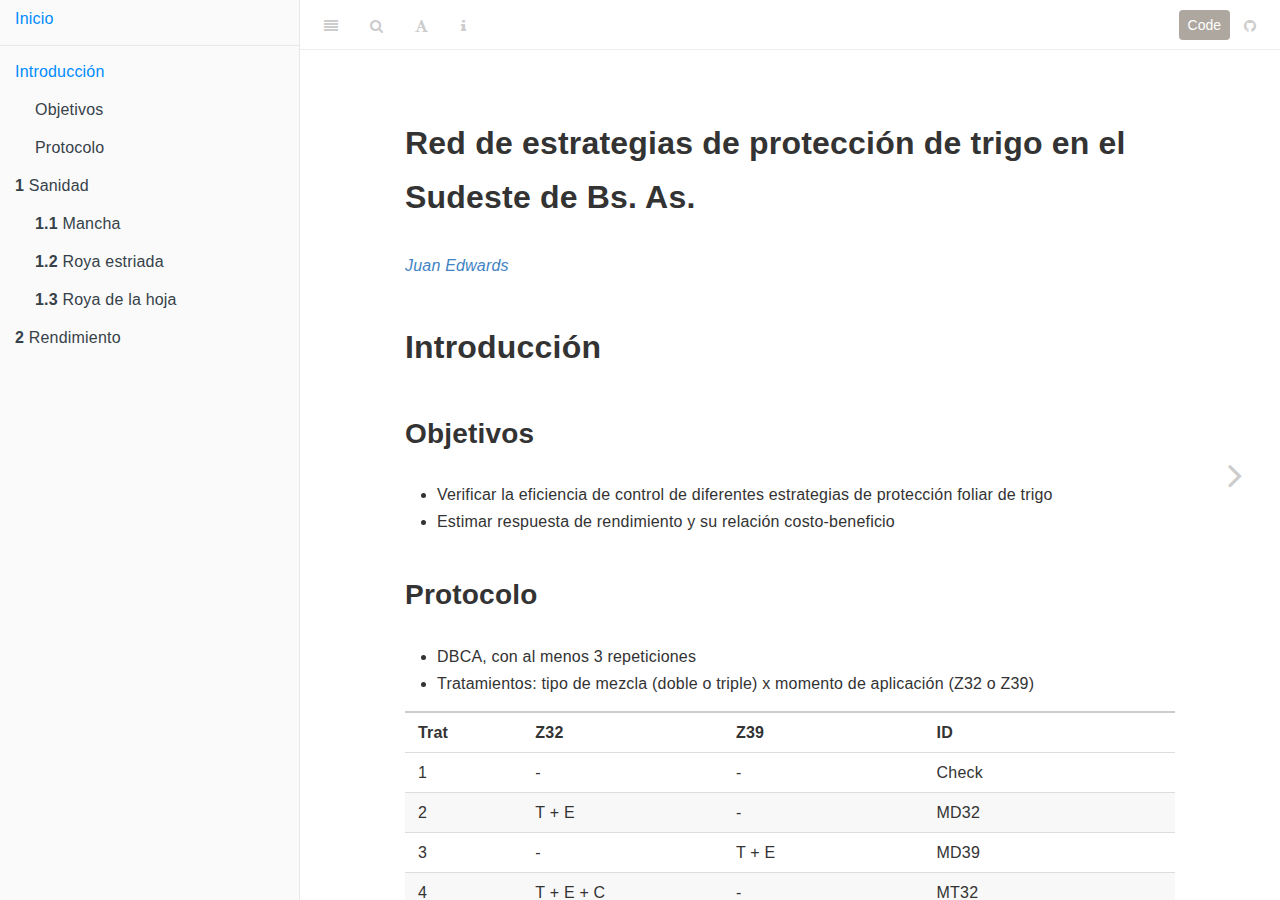
<file: docs/index.html>
<!DOCTYPE html>
<html lang="" xml:lang="">
<head>

  <meta charset="utf-8" />
  <meta http-equiv="X-UA-Compatible" content="IE=edge" />
  <title>Red de estrategias de protección de trigo en el Sudeste de Bs. As.</title>
  <meta name="description" content="Red de estrategias de protección de trigo en el Sudeste de Bs. As." />
  <meta name="generator" content="bookdown 0.21 and GitBook 2.6.7" />

  <meta property="og:title" content="Red de estrategias de protección de trigo en el Sudeste de Bs. As." />
  <meta property="og:type" content="book" />
  <meta property="og:url" content="juanchiem.github.io/trial_analysis/" />
  
  
  <meta name="github-repo" content="juanchiem/red_trigo" />

  <meta name="twitter:card" content="summary" />
  <meta name="twitter:title" content="Red de estrategias de protección de trigo en el Sudeste de Bs. As." />
  
  
  

<meta name="author" content="Juan Edwards" />



  <meta name="viewport" content="width=device-width, initial-scale=1" />
  <meta name="apple-mobile-web-app-capable" content="yes" />
  <meta name="apple-mobile-web-app-status-bar-style" content="black" />
  
  

<link rel="next" href="1-2020_sanidad.html"/>
<script src="libs/header-attrs-2.7/header-attrs.js"></script>
<script src="libs/jquery-2.2.3/jquery.min.js"></script>
<link href="libs/gitbook-2.6.7/css/style.css" rel="stylesheet" />
<link href="libs/gitbook-2.6.7/css/plugin-table.css" rel="stylesheet" />
<link href="libs/gitbook-2.6.7/css/plugin-bookdown.css" rel="stylesheet" />
<link href="libs/gitbook-2.6.7/css/plugin-highlight.css" rel="stylesheet" />
<link href="libs/gitbook-2.6.7/css/plugin-search.css" rel="stylesheet" />
<link href="libs/gitbook-2.6.7/css/plugin-fontsettings.css" rel="stylesheet" />
<link href="libs/gitbook-2.6.7/css/plugin-clipboard.css" rel="stylesheet" />









<script src="libs/accessible-code-block-0.0.1/empty-anchor.js"></script>

<script>
/* ========================================================================
 * Bootstrap: transition.js v3.3.7
 * http://getbootstrap.com/javascript/#transitions
 * ========================================================================
 * Copyright 2011-2016 Twitter, Inc.
 * Licensed under MIT (https://github.com/twbs/bootstrap/blob/master/LICENSE)
 * ======================================================================== */


+function ($) {
  'use strict';

  // CSS TRANSITION SUPPORT (Shoutout: http://www.modernizr.com/)
  // ============================================================

  function transitionEnd() {
    var el = document.createElement('bootstrap')

    var transEndEventNames = {
      WebkitTransition : 'webkitTransitionEnd',
      MozTransition    : 'transitionend',
      OTransition      : 'oTransitionEnd otransitionend',
      transition       : 'transitionend'
    }

    for (var name in transEndEventNames) {
      if (el.style[name] !== undefined) {
        return { end: transEndEventNames[name] }
      }
    }

    return false // explicit for ie8 (  ._.)
  }

  // http://blog.alexmaccaw.com/css-transitions
  $.fn.emulateTransitionEnd = function (duration) {
    var called = false
    var $el = this
    $(this).one('bsTransitionEnd', function () { called = true })
    var callback = function () { if (!called) $($el).trigger($.support.transition.end) }
    setTimeout(callback, duration)
    return this
  }

  $(function () {
    $.support.transition = transitionEnd()

    if (!$.support.transition) return

    $.event.special.bsTransitionEnd = {
      bindType: $.support.transition.end,
      delegateType: $.support.transition.end,
      handle: function (e) {
        if ($(e.target).is(this)) return e.handleObj.handler.apply(this, arguments)
      }
    }
  })

}(jQuery);
</script>
<script>
/* ========================================================================
 * Bootstrap: collapse.js v3.3.7
 * http://getbootstrap.com/javascript/#collapse
 * ========================================================================
 * Copyright 2011-2016 Twitter, Inc.
 * Licensed under MIT (https://github.com/twbs/bootstrap/blob/master/LICENSE)
 * ======================================================================== */

/* jshint latedef: false */

+function ($) {
  'use strict';

  // COLLAPSE PUBLIC CLASS DEFINITION
  // ================================

  var Collapse = function (element, options) {
    this.$element      = $(element)
    this.options       = $.extend({}, Collapse.DEFAULTS, options)
    this.$trigger      = $('[data-toggle="collapse"][href="#' + element.id + '"],' +
                           '[data-toggle="collapse"][data-target="#' + element.id + '"]')
    this.transitioning = null

    if (this.options.parent) {
      this.$parent = this.getParent()
    } else {
      this.addAriaAndCollapsedClass(this.$element, this.$trigger)
    }

    if (this.options.toggle) this.toggle()
  }

  Collapse.VERSION  = '3.3.7'

  Collapse.TRANSITION_DURATION = 350

  Collapse.DEFAULTS = {
    toggle: true
  }

  Collapse.prototype.dimension = function () {
    var hasWidth = this.$element.hasClass('width')
    return hasWidth ? 'width' : 'height'
  }

  Collapse.prototype.show = function () {
    if (this.transitioning || this.$element.hasClass('in')) return

    var activesData
    var actives = this.$parent && this.$parent.children('.panel').children('.in, .collapsing')

    if (actives && actives.length) {
      activesData = actives.data('bs.collapse')
      if (activesData && activesData.transitioning) return
    }

    var startEvent = $.Event('show.bs.collapse')
    this.$element.trigger(startEvent)
    if (startEvent.isDefaultPrevented()) return

    if (actives && actives.length) {
      Plugin.call(actives, 'hide')
      activesData || actives.data('bs.collapse', null)
    }

    var dimension = this.dimension()

    this.$element
      .removeClass('collapse')
      .addClass('collapsing')[dimension](0)
      .attr('aria-expanded', true)

    this.$trigger
      .removeClass('collapsed')
      .attr('aria-expanded', true)

    this.transitioning = 1

    var complete = function () {
      this.$element
        .removeClass('collapsing')
        .addClass('collapse in')[dimension]('')
      this.transitioning = 0
      this.$element
        .trigger('shown.bs.collapse')
    }

    if (!$.support.transition) return complete.call(this)

    var scrollSize = $.camelCase(['scroll', dimension].join('-'))

    this.$element
      .one('bsTransitionEnd', $.proxy(complete, this))
      .emulateTransitionEnd(Collapse.TRANSITION_DURATION)[dimension](this.$element[0][scrollSize])
  }

  Collapse.prototype.hide = function () {
    if (this.transitioning || !this.$element.hasClass('in')) return

    var startEvent = $.Event('hide.bs.collapse')
    this.$element.trigger(startEvent)
    if (startEvent.isDefaultPrevented()) return

    var dimension = this.dimension()

    this.$element[dimension](this.$element[dimension]())[0].offsetHeight

    this.$element
      .addClass('collapsing')
      .removeClass('collapse in')
      .attr('aria-expanded', false)

    this.$trigger
      .addClass('collapsed')
      .attr('aria-expanded', false)

    this.transitioning = 1

    var complete = function () {
      this.transitioning = 0
      this.$element
        .removeClass('collapsing')
        .addClass('collapse')
        .trigger('hidden.bs.collapse')
    }

    if (!$.support.transition) return complete.call(this)

    this.$element
      [dimension](0)
      .one('bsTransitionEnd', $.proxy(complete, this))
      .emulateTransitionEnd(Collapse.TRANSITION_DURATION)
  }

  Collapse.prototype.toggle = function () {
    this[this.$element.hasClass('in') ? 'hide' : 'show']()
  }

  Collapse.prototype.getParent = function () {
    return $(this.options.parent)
      .find('[data-toggle="collapse"][data-parent="' + this.options.parent + '"]')
      .each($.proxy(function (i, element) {
        var $element = $(element)
        this.addAriaAndCollapsedClass(getTargetFromTrigger($element), $element)
      }, this))
      .end()
  }

  Collapse.prototype.addAriaAndCollapsedClass = function ($element, $trigger) {
    var isOpen = $element.hasClass('in')

    $element.attr('aria-expanded', isOpen)
    $trigger
      .toggleClass('collapsed', !isOpen)
      .attr('aria-expanded', isOpen)
  }

  function getTargetFromTrigger($trigger) {
    var href
    var target = $trigger.attr('data-target')
      || (href = $trigger.attr('href')) && href.replace(/.*(?=#[^\s]+$)/, '') // strip for ie7

    return $(target)
  }


  // COLLAPSE PLUGIN DEFINITION
  // ==========================

  function Plugin(option) {
    return this.each(function () {
      var $this   = $(this)
      var data    = $this.data('bs.collapse')
      var options = $.extend({}, Collapse.DEFAULTS, $this.data(), typeof option == 'object' && option)

      if (!data && options.toggle && /show|hide/.test(option)) options.toggle = false
      if (!data) $this.data('bs.collapse', (data = new Collapse(this, options)))
      if (typeof option == 'string') data[option]()
    })
  }

  var old = $.fn.collapse

  $.fn.collapse             = Plugin
  $.fn.collapse.Constructor = Collapse


  // COLLAPSE NO CONFLICT
  // ====================

  $.fn.collapse.noConflict = function () {
    $.fn.collapse = old
    return this
  }


  // COLLAPSE DATA-API
  // =================

  $(document).on('click.bs.collapse.data-api', '[data-toggle="collapse"]', function (e) {
    var $this   = $(this)

    if (!$this.attr('data-target')) e.preventDefault()

    var $target = getTargetFromTrigger($this)
    var data    = $target.data('bs.collapse')
    var option  = data ? 'toggle' : $this.data()

    Plugin.call($target, option)
  })

}(jQuery);
</script>
<script>
window.initializeCodeFolding = function(show) {

  // handlers for show-all and hide all
  $("#rmd-show-all-code").click(function() {
    // close the dropdown menu when an option is clicked
    $("#allCodeButton").dropdown("toggle");
    $('div.r-code-collapse').each(function() {
      $(this).collapse('show');
    });
  });
  $("#rmd-hide-all-code").click(function() {
    // close the dropdown menu when an option is clicked
    $("#allCodeButton").dropdown("toggle");
    $('div.r-code-collapse').each(function() {
      $(this).collapse('hide');
    });
  });

  // index for unique code element ids
  var currentIndex = 1;

  // select all R code blocks
  var rCodeBlocks = $('pre.sourceCode, pre.r, pre.python, pre.bash, pre.sql, pre.cpp, pre.stan');
  rCodeBlocks.each(function() {

    // if code block has been labeled with class `fold-show`, show the code on init!
    var classList = $(this).attr('class').split(/\s+/);
    for (var i = 0; i < classList.length; i++) {
    if (classList[i] === 'fold-show') {
        show = true;
      }
    }

    // create a collapsable div to wrap the code in
    var div = $('<div class="collapse r-code-collapse"></div>');
    if (show)
      div.addClass('in');
    var id = 'rcode-643E0F36' + currentIndex++;
    div.attr('id', id);
    $(this).before(div);
    $(this).detach().appendTo(div);

    // add a show code button right above
    var showCodeText = $('<span>' + (show ? 'Hide' : 'Code') + '</span>');
    var showCodeButton = $('<button type="button" class="btn btn-default btn-xs code-folding-btn pull-right"></button>');
    showCodeButton.append(showCodeText);
    showCodeButton
        .attr('data-toggle', 'collapse')
        .attr('data-target', '#' + id)
        .attr('aria-expanded', show)
        .attr('aria-controls', id);

    var buttonRow = $('<div class="row"></div>');
    var buttonCol = $('<div class="col-md-12"></div>');

    buttonCol.append(showCodeButton);
    buttonRow.append(buttonCol);

    div.before(buttonRow);

    // hack: return show to false, otherwise all next codeBlocks will be shown!
    show = false;

    // update state of button on show/hide
    div.on('hidden.bs.collapse', function () {
      showCodeText.text('Code');
    });
    div.on('show.bs.collapse', function () {
      showCodeText.text('Hide');
    });
  });

}
</script>
<script>
/* ========================================================================
 * Bootstrap: dropdown.js v3.3.7
 * http://getbootstrap.com/javascript/#dropdowns
 * ========================================================================
 * Copyright 2011-2016 Twitter, Inc.
 * Licensed under MIT (https://github.com/twbs/bootstrap/blob/master/LICENSE)
 * ======================================================================== */


+function ($) {
  'use strict';

  // DROPDOWN CLASS DEFINITION
  // =========================

  var backdrop = '.dropdown-backdrop'
  var toggle   = '[data-toggle="dropdown"]'
  var Dropdown = function (element) {
    $(element).on('click.bs.dropdown', this.toggle)
  }

  Dropdown.VERSION = '3.3.7'

  function getParent($this) {
    var selector = $this.attr('data-target')

    if (!selector) {
      selector = $this.attr('href')
      selector = selector && /#[A-Za-z]/.test(selector) && selector.replace(/.*(?=#[^\s]*$)/, '') // strip for ie7
    }

    var $parent = selector && $(selector)

    return $parent && $parent.length ? $parent : $this.parent()
  }

  function clearMenus(e) {
    if (e && e.which === 3) return
    $(backdrop).remove()
    $(toggle).each(function () {
      var $this         = $(this)
      var $parent       = getParent($this)
      var relatedTarget = { relatedTarget: this }

      if (!$parent.hasClass('open')) return

      if (e && e.type == 'click' && /input|textarea/i.test(e.target.tagName) && $.contains($parent[0], e.target)) return

      $parent.trigger(e = $.Event('hide.bs.dropdown', relatedTarget))

      if (e.isDefaultPrevented()) return

      $this.attr('aria-expanded', 'false')
      $parent.removeClass('open').trigger($.Event('hidden.bs.dropdown', relatedTarget))
    })
  }

  Dropdown.prototype.toggle = function (e) {
    var $this = $(this)

    if ($this.is('.disabled, :disabled')) return

    var $parent  = getParent($this)
    var isActive = $parent.hasClass('open')

    clearMenus()

    if (!isActive) {
      if ('ontouchstart' in document.documentElement && !$parent.closest('.navbar-nav').length) {
        // if mobile we use a backdrop because click events don't delegate
        $(document.createElement('div'))
          .addClass('dropdown-backdrop')
          .insertAfter($(this))
          .on('click', clearMenus)
      }

      var relatedTarget = { relatedTarget: this }
      $parent.trigger(e = $.Event('show.bs.dropdown', relatedTarget))

      if (e.isDefaultPrevented()) return

      $this
        .trigger('focus')
        .attr('aria-expanded', 'true')

      $parent
        .toggleClass('open')
        .trigger($.Event('shown.bs.dropdown', relatedTarget))
    }

    return false
  }

  Dropdown.prototype.keydown = function (e) {
    if (!/(38|40|27|32)/.test(e.which) || /input|textarea/i.test(e.target.tagName)) return

    var $this = $(this)

    e.preventDefault()
    e.stopPropagation()

    if ($this.is('.disabled, :disabled')) return

    var $parent  = getParent($this)
    var isActive = $parent.hasClass('open')

    if (!isActive && e.which != 27 || isActive && e.which == 27) {
      if (e.which == 27) $parent.find(toggle).trigger('focus')
      return $this.trigger('click')
    }

    var desc = ' li:not(.disabled):visible a'
    var $items = $parent.find('.dropdown-menu' + desc)

    if (!$items.length) return

    var index = $items.index(e.target)

    if (e.which == 38 && index > 0)                 index--         // up
    if (e.which == 40 && index < $items.length - 1) index++         // down
    if (!~index)                                    index = 0

    $items.eq(index).trigger('focus')
  }


  // DROPDOWN PLUGIN DEFINITION
  // ==========================

  function Plugin(option) {
    return this.each(function () {
      var $this = $(this)
      var data  = $this.data('bs.dropdown')

      if (!data) $this.data('bs.dropdown', (data = new Dropdown(this)))
      if (typeof option == 'string') data[option].call($this)
    })
  }

  var old = $.fn.dropdown

  $.fn.dropdown             = Plugin
  $.fn.dropdown.Constructor = Dropdown


  // DROPDOWN NO CONFLICT
  // ====================

  $.fn.dropdown.noConflict = function () {
    $.fn.dropdown = old
    return this
  }


  // APPLY TO STANDARD DROPDOWN ELEMENTS
  // ===================================

  $(document)
    .on('click.bs.dropdown.data-api', clearMenus)
    .on('click.bs.dropdown.data-api', '.dropdown form', function (e) { e.stopPropagation() })
    .on('click.bs.dropdown.data-api', toggle, Dropdown.prototype.toggle)
    .on('keydown.bs.dropdown.data-api', toggle, Dropdown.prototype.keydown)
    .on('keydown.bs.dropdown.data-api', '.dropdown-menu', Dropdown.prototype.keydown)

}(jQuery);
</script>
<style type="text/css">
.code-folding-btn {
  margin-bottom: 4px;
}

.row { display: flex; }
.collapse { display: none; }
.in { display:block }
.pull-right > .dropdown-menu {
    right: 0;
    left: auto;
}

.dropdown-menu {
    position: absolute;
    top: 100%;
    left: 0;
    z-index: 1000;
    display: none;
    float: left;
    min-width: 160px;
    padding: 5px 0;
    margin: 2px 0 0;
    font-size: 14px;
    text-align: left;
    list-style: none;
    background-color: #fff;
    -webkit-background-clip: padding-box;
    background-clip: padding-box;
    border: 1px solid #ccc;
    border: 1px solid rgba(0,0,0,.15);
    border-radius: 4px;
    -webkit-box-shadow: 0 6px 12px rgba(0,0,0,.175);
    box-shadow: 0 6px 12px rgba(0,0,0,.175);
}

.open > .dropdown-menu {
    display: block;
    color: #ffffff;
    background-color: #ffffff;
    background-image: none;
    border-color: #92897e;
}

.dropdown-menu > li > a {
  display: block;
  padding: 3px 20px;
  clear: both;
  font-weight: 400;
  line-height: 1.42857143;
  color: #000000;
  white-space: nowrap;
}

.dropdown-menu > li > a:hover,
.dropdown-menu > li > a:focus {
  color: #ffffff;
  text-decoration: none;
  background-color: #e95420;
}

.dropdown-menu > .active > a,
.dropdown-menu > .active > a:hover,
.dropdown-menu > .active > a:focus {
  color: #ffffff;
  text-decoration: none;
  background-color: #e95420;
  outline: 0;
}
.dropdown-menu > .disabled > a,
.dropdown-menu > .disabled > a:hover,
.dropdown-menu > .disabled > a:focus {
  color: #aea79f;
}

.dropdown-menu > .disabled > a:hover,
.dropdown-menu > .disabled > a:focus {
  text-decoration: none;
  cursor: not-allowed;
  background-color: transparent;
  background-image: none;
  filter: progid:DXImageTransform.Microsoft.gradient(enabled = false);
}

.btn {
  display: inline-block;
  margin-bottom: 1;
  font-weight: normal;
  text-align: center;
  white-space: nowrap;
  vertical-align: middle;
  -ms-touch-action: manipulation;
      touch-action: manipulation;
  cursor: pointer;
  background-image: none;
  border: 1px solid transparent;
  padding: 4px 8px;
  font-size: 14px;
  line-height: 1.42857143;
  border-radius: 4px;
  -webkit-user-select: none;
  -moz-user-select: none;
  -ms-user-select: none;
  user-select: none;
}

.btn:focus,
.btn:active:focus,
.btn.active:focus,
.btn.focus,
.btn:active.focus,
.btn.active.focus {
  outline: 5px auto -webkit-focus-ring-color;
  outline-offset: -2px;
}
.btn:hover,
.btn:focus,
.btn.focus {
  color: #ffffff;
  text-decoration: none;
}
.btn:active,
.btn.active {
  background-image: none;
  outline: 0;
  box-shadow: inset 0 3px 5px rgba(0, 0, 0, 0.125);
}
.btn.disabled,
.btn[disabled],
fieldset[disabled] .btn {
  cursor: not-allowed;
  filter: alpha(opacity=65);
  opacity: 0.65;
  box-shadow: none;
}
a.btn.disabled,
fieldset[disabled] a.btn {
  pointer-events: none;
}
.btn-default {
  color: #ffffff;
  background-color: #aea79f; #important
  border-color: #aea79f;
}

.btn-default:focus,
.btn-default.focus {
  color: #ffffff;
  background-color: #978e83;
  border-color: #6f675e;
}

.btn-default:hover {
  color: #ffffff;
  background-color: #978e83;
  border-color: #92897e;
}
.btn-default:active,
.btn-default.active,
.btn-group > .btn:not(:first-child):not(:last-child):not(.dropdown-toggle) {
  border-radius: 0;
}
.btn-group > .btn:first-child {
  margin-left: 0;
}
.btn-group > .btn:first-child:not(:last-child):not(.dropdown-toggle) {
  border-top-right-radius: 0;
  border-bottom-right-radius: 0;
}
.btn-group > .btn:last-child:not(:first-child),
.btn-group > .dropdown-toggle:not(:first-child) {
  border-top-left-radius: 0;
  border-bottom-left-radius: 0;
}
.btn-group > .btn-group {
  float: left;
}
.btn-group > .btn-group:not(:first-child):not(:last-child) > .btn {
  border-radius: 0;
}
.btn-group > .btn-group:first-child:not(:last-child) > .btn:last-child,
.btn-group > .btn-group:first-child:not(:last-child) > .dropdown-toggle {
  border-top-right-radius: 0;
  border-bottom-right-radius: 0;
}
.btn-group > .btn-group:last-child:not(:first-child) > .btn:first-child {
  border-top-left-radius: 0;
  border-bottom-left-radius: 0;
}
.btn-group .dropdown-toggle:active,
.btn-group.open .dropdown-toggle {
  outline: 0;
}
.btn-group > .btn + .dropdown-toggle {
  padding-right: 8px;
  padding-left: 8px;
}
.btn-group > .btn-lg + .dropdown-toggle {
  padding-right: 12px;
  padding-left: 12px;
}
.btn-group.open .dropdown-toggle {
  box-shadow: inset 0 3px 5px rgba(0, 0, 0, 0.125);
}
.btn-group.open .dropdown-toggle.btn-link {
  box-shadow: none;
}

</style>
<script>
var str = '<div class="btn-group pull-right" style="position: fixed; right: 50px; top: 10px; z-index: 200"><button type="button" class="btn btn-default btn-xs dropdown-toggle" id="allCodeButton" data-toggle="dropdown" aria-haspopup="true" aria-expanded="true" data-_extension-text-contrast=""><span>Code</span> <span class="caret"></span></button><ul class="dropdown-menu" style="min-width: 50px;"><li><a id="rmd-show-all-code" href="#">Show All Code</a></li><li><a id="rmd-hide-all-code" href="#">Hide All Code</a></li></ul></div>';
document.write(str);
</script>
<script>
$(document).ready(function () {
  window.initializeCodeFolding("show" === "hide");
});
</script>


<style type="text/css">
pre > code.sourceCode { white-space: pre; position: relative; }
pre > code.sourceCode > span { display: inline-block; line-height: 1.25; }
pre > code.sourceCode > span:empty { height: 1.2em; }
code.sourceCode > span { color: inherit; text-decoration: inherit; }
pre.sourceCode { margin: 0; }
@media screen {
div.sourceCode { overflow: auto; }
}
@media print {
pre > code.sourceCode { white-space: pre-wrap; }
pre > code.sourceCode > span { text-indent: -5em; padding-left: 5em; }
}
pre.numberSource code
  { counter-reset: source-line 0; }
pre.numberSource code > span
  { position: relative; left: -4em; counter-increment: source-line; }
pre.numberSource code > span > a:first-child::before
  { content: counter(source-line);
    position: relative; left: -1em; text-align: right; vertical-align: baseline;
    border: none; display: inline-block;
    -webkit-touch-callout: none; -webkit-user-select: none;
    -khtml-user-select: none; -moz-user-select: none;
    -ms-user-select: none; user-select: none;
    padding: 0 4px; width: 4em;
    color: #aaaaaa;
  }
pre.numberSource { margin-left: 3em; border-left: 1px solid #aaaaaa;  padding-left: 4px; }
div.sourceCode
  {   }
@media screen {
pre > code.sourceCode > span > a:first-child::before { text-decoration: underline; }
}
code span.al { color: #ff0000; font-weight: bold; } /* Alert */
code span.an { color: #60a0b0; font-weight: bold; font-style: italic; } /* Annotation */
code span.at { color: #7d9029; } /* Attribute */
code span.bn { color: #40a070; } /* BaseN */
code span.bu { } /* BuiltIn */
code span.cf { color: #007020; font-weight: bold; } /* ControlFlow */
code span.ch { color: #4070a0; } /* Char */
code span.cn { color: #880000; } /* Constant */
code span.co { color: #60a0b0; font-style: italic; } /* Comment */
code span.cv { color: #60a0b0; font-weight: bold; font-style: italic; } /* CommentVar */
code span.do { color: #ba2121; font-style: italic; } /* Documentation */
code span.dt { color: #902000; } /* DataType */
code span.dv { color: #40a070; } /* DecVal */
code span.er { color: #ff0000; font-weight: bold; } /* Error */
code span.ex { } /* Extension */
code span.fl { color: #40a070; } /* Float */
code span.fu { color: #06287e; } /* Function */
code span.im { } /* Import */
code span.in { color: #60a0b0; font-weight: bold; font-style: italic; } /* Information */
code span.kw { color: #007020; font-weight: bold; } /* Keyword */
code span.op { color: #666666; } /* Operator */
code span.ot { color: #007020; } /* Other */
code span.pp { color: #bc7a00; } /* Preprocessor */
code span.sc { color: #4070a0; } /* SpecialChar */
code span.ss { color: #bb6688; } /* SpecialString */
code span.st { color: #4070a0; } /* String */
code span.va { color: #19177c; } /* Variable */
code span.vs { color: #4070a0; } /* VerbatimString */
code span.wa { color: #60a0b0; font-weight: bold; font-style: italic; } /* Warning */
</style>

<link rel="stylesheet" href="style.css" type="text/css" />
</head>

<body>



  <div class="book without-animation with-summary font-size-2 font-family-1" data-basepath=".">

    <div class="book-summary">
      <nav role="navigation">

<ul class="summary">
<li><a href="./">Inicio</a></li>

<li class="divider"></li>
<li class="chapter" data-level="" data-path="index.html"><a href="index.html"><i class="fa fa-check"></i>Introducción</a>
<ul>
<li class="chapter" data-level="" data-path="index.html"><a href="index.html#objetivos"><i class="fa fa-check"></i>Objetivos</a></li>
<li class="chapter" data-level="" data-path="index.html"><a href="index.html#protocolo"><i class="fa fa-check"></i>Protocolo</a></li>
</ul></li>
<li class="chapter" data-level="1" data-path="1-2020_sanidad.html"><a href="1-2020_sanidad.html"><i class="fa fa-check"></i><b>1</b> Sanidad</a>
<ul>
<li class="chapter" data-level="1.1" data-path="1-2020_sanidad.html"><a href="1-2020_sanidad.html#mancha"><i class="fa fa-check"></i><b>1.1</b> Mancha</a></li>
<li class="chapter" data-level="1.2" data-path="1-2020_sanidad.html"><a href="1-2020_sanidad.html#roya-estriada"><i class="fa fa-check"></i><b>1.2</b> Roya estriada</a></li>
<li class="chapter" data-level="1.3" data-path="1-2020_sanidad.html"><a href="1-2020_sanidad.html#roya-de-la-hoja"><i class="fa fa-check"></i><b>1.3</b> Roya de la hoja</a></li>
</ul></li>
<li class="chapter" data-level="2" data-path="2-2020_rinde.html"><a href="2-2020_rinde.html"><i class="fa fa-check"></i><b>2</b> Rendimiento</a></li>
</ul>

      </nav>
    </div>

    <div class="book-body">
      <div class="body-inner">
        <div class="book-header" role="navigation">
          <h1>
            <i class="fa fa-circle-o-notch fa-spin"></i><a href="./">Red de estrategias de protección de trigo en el Sudeste de Bs. As.</a>
          </h1>
        </div>

        <div class="page-wrapper" tabindex="-1" role="main">
          <div class="page-inner">

            <section class="normal" id="section-">
<div id="header">
<h1 class="title">Red de estrategias de protección de trigo en el Sudeste de Bs. As.</h1>
<p class="author"><em><a href="https://github.com/juanchiem">Juan Edwards</a></em></p>
</div>
<div id="introducción" class="section level1 unnumbered" number="">
<h1>Introducción</h1>
<div id="objetivos" class="section level2 unnumbered" number="">
<h2>Objetivos</h2>
<ul>
<li>Verificar la eficiencia de control de diferentes estrategias de protección foliar de trigo</li>
<li>Estimar respuesta de rendimiento y su relación costo-beneficio</li>
</ul>
</div>
<div id="protocolo" class="section level2 unnumbered" number="">
<h2>Protocolo</h2>
<ul>
<li>DBCA, con al menos 3 repeticiones</li>
<li>Tratamientos: tipo de mezcla (doble o triple) x momento de aplicación (Z32 o Z39)</li>
</ul>
<table>
<thead>
<tr class="header">
<th>Trat</th>
<th>Z32</th>
<th>Z39</th>
<th>ID</th>
</tr>
</thead>
<tbody>
<tr class="odd">
<td>1</td>
<td>-</td>
<td>-</td>
<td>Check</td>
</tr>
<tr class="even">
<td>2</td>
<td>T + E</td>
<td>-</td>
<td>MD32</td>
</tr>
<tr class="odd">
<td>3</td>
<td>-</td>
<td>T + E</td>
<td>MD39</td>
</tr>
<tr class="even">
<td>4</td>
<td>T + E + C</td>
<td>-</td>
<td>MT32</td>
</tr>
<tr class="odd">
<td>5</td>
<td>-</td>
<td>T + E + C</td>
<td>MT39</td>
</tr>
<tr class="even">
<td>6</td>
<td>T + E</td>
<td>T + E + C</td>
<td>MD32_MT39</td>
</tr>
</tbody>
</table>
<table>
<thead>
<tr class="header">
<th>Mezcla</th>
<th>T + E</th>
<th>T + E + C</th>
</tr>
</thead>
<tbody>
<tr class="odd">
<td>producto</td>
<td>Rubric Max 0,5 l/ha</td>
<td>Orquesta Ultra 1,2 l/ha</td>
</tr>
<tr class="even">
<td>DMI</td>
<td>epoxiconazole 10% 50 g/ha</td>
<td>epoxiconazole 5% 60 g/ha</td>
</tr>
<tr class="odd">
<td>QoI</td>
<td>azoxistrobina 20% 100 g/ha</td>
<td>pyraclostrobin 8,1% 97 g/ha</td>
</tr>
<tr class="even">
<td>SDHI</td>
<td>-</td>
<td>fluxapyroxad 5%: 60 g/ha</td>
</tr>
</tbody>
</table>
<ul>
<li><p>Evaluación sanitaria:</p>
<ul>
<li>Al momento de cada aplicación (incidencia media de los testigos)</li>
<li>Alrededor de antesis (incidencia y severidad de enfermedades presentes)</li>
</ul></li>
<li><p>Rendimiento</p></li>
<li><p>Análisis económico</p></li>
</ul>

</div>
</div>
            </section>

          </div>
        </div>
      </div>

<a href="1-2020_sanidad.html" class="navigation navigation-next navigation-unique" aria-label="Next page"><i class="fa fa-angle-right"></i></a>
    </div>
  </div>
<script src="libs/gitbook-2.6.7/js/app.min.js"></script>
<script src="libs/gitbook-2.6.7/js/lunr.js"></script>
<script src="libs/gitbook-2.6.7/js/clipboard.min.js"></script>
<script src="libs/gitbook-2.6.7/js/plugin-search.js"></script>
<script src="libs/gitbook-2.6.7/js/plugin-sharing.js"></script>
<script src="libs/gitbook-2.6.7/js/plugin-fontsettings.js"></script>
<script src="libs/gitbook-2.6.7/js/plugin-bookdown.js"></script>
<script src="libs/gitbook-2.6.7/js/jquery.highlight.js"></script>
<script src="libs/gitbook-2.6.7/js/plugin-clipboard.js"></script>
<script>
gitbook.require(["gitbook"], function(gitbook) {
gitbook.start({
"sharing": {
"github": true,
"facebook": false,
"twitter": false,
"linkedin": false,
"weibo": false,
"instapaper": false,
"vk": false,
"all": false
},
"fontsettings": {
"theme": "white",
"family": "sans",
"size": 2
},
"edit": {
"link": null,
"text": null
},
"history": {
"link": null,
"text": null
},
"view": {
"link": null,
"text": null
},
"download": null,
"toc": {
"collapse": "subsection",
"scroll_highlight": true
}
});
});
</script>

</body>

</html>
</file>
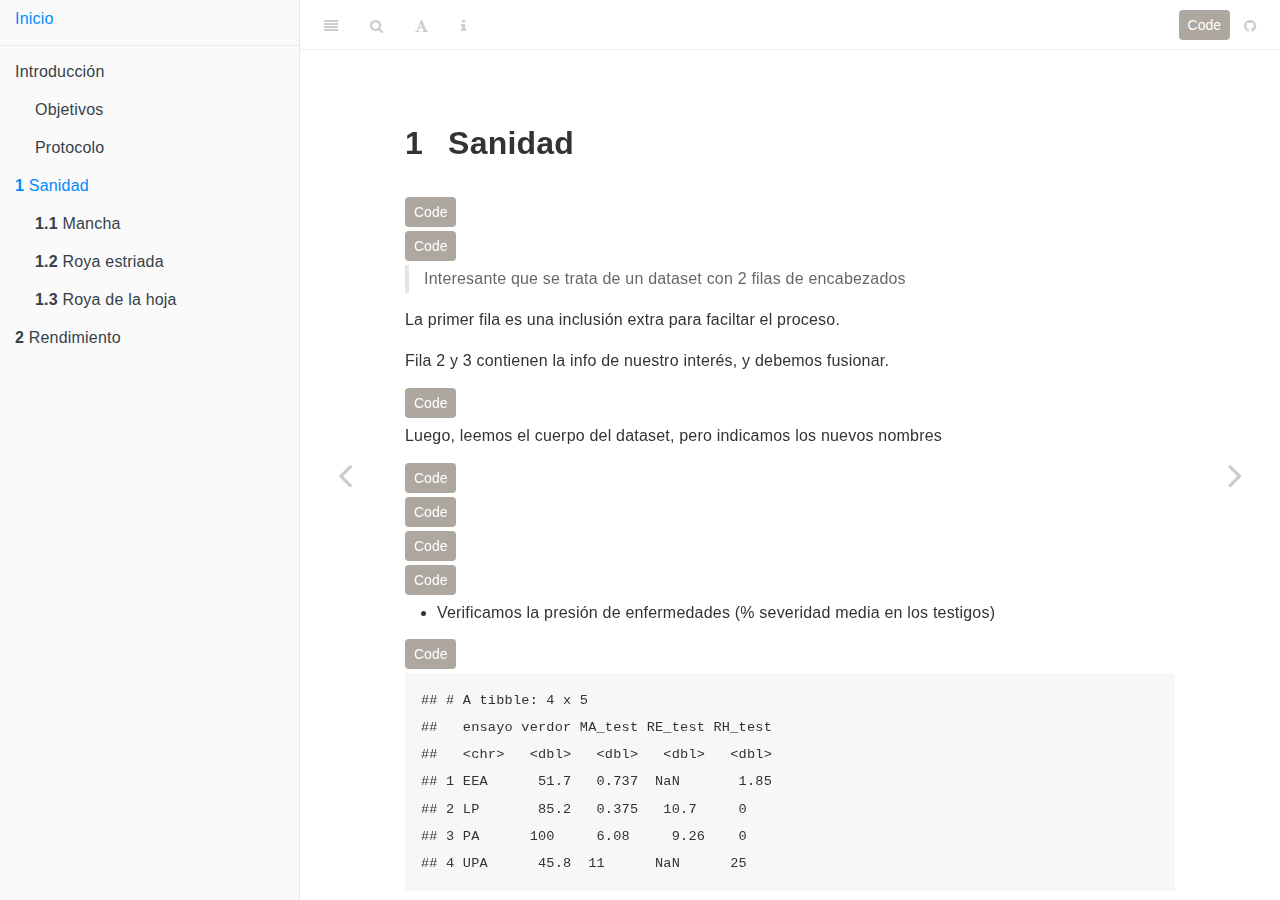
<file: docs/1-2020_sanidad.html>
<!DOCTYPE html>
<html lang="" xml:lang="">
<head>

  <meta charset="utf-8" />
  <meta http-equiv="X-UA-Compatible" content="IE=edge" />
  <title>1 Sanidad | Red de estrategias de protección de trigo en el Sudeste de Bs. As.</title>
  <meta name="description" content="1 Sanidad | Red de estrategias de protección de trigo en el Sudeste de Bs. As." />
  <meta name="generator" content="bookdown 0.21 and GitBook 2.6.7" />

  <meta property="og:title" content="1 Sanidad | Red de estrategias de protección de trigo en el Sudeste de Bs. As." />
  <meta property="og:type" content="book" />
  <meta property="og:url" content="juanchiem.github.io/trial_analysis/" />
  
  
  <meta name="github-repo" content="juanchiem/red_trigo" />

  <meta name="twitter:card" content="summary" />
  <meta name="twitter:title" content="1 Sanidad | Red de estrategias de protección de trigo en el Sudeste de Bs. As." />
  
  
  

<meta name="author" content="Juan Edwards" />



  <meta name="viewport" content="width=device-width, initial-scale=1" />
  <meta name="apple-mobile-web-app-capable" content="yes" />
  <meta name="apple-mobile-web-app-status-bar-style" content="black" />
  
  
<link rel="prev" href="index.html"/>
<link rel="next" href="2-2020_rinde.html"/>
<script src="libs/header-attrs-2.7/header-attrs.js"></script>
<script src="libs/jquery-2.2.3/jquery.min.js"></script>
<link href="libs/gitbook-2.6.7/css/style.css" rel="stylesheet" />
<link href="libs/gitbook-2.6.7/css/plugin-table.css" rel="stylesheet" />
<link href="libs/gitbook-2.6.7/css/plugin-bookdown.css" rel="stylesheet" />
<link href="libs/gitbook-2.6.7/css/plugin-highlight.css" rel="stylesheet" />
<link href="libs/gitbook-2.6.7/css/plugin-search.css" rel="stylesheet" />
<link href="libs/gitbook-2.6.7/css/plugin-fontsettings.css" rel="stylesheet" />
<link href="libs/gitbook-2.6.7/css/plugin-clipboard.css" rel="stylesheet" />









<script src="libs/accessible-code-block-0.0.1/empty-anchor.js"></script>

<script>
/* ========================================================================
 * Bootstrap: transition.js v3.3.7
 * http://getbootstrap.com/javascript/#transitions
 * ========================================================================
 * Copyright 2011-2016 Twitter, Inc.
 * Licensed under MIT (https://github.com/twbs/bootstrap/blob/master/LICENSE)
 * ======================================================================== */


+function ($) {
  'use strict';

  // CSS TRANSITION SUPPORT (Shoutout: http://www.modernizr.com/)
  // ============================================================

  function transitionEnd() {
    var el = document.createElement('bootstrap')

    var transEndEventNames = {
      WebkitTransition : 'webkitTransitionEnd',
      MozTransition    : 'transitionend',
      OTransition      : 'oTransitionEnd otransitionend',
      transition       : 'transitionend'
    }

    for (var name in transEndEventNames) {
      if (el.style[name] !== undefined) {
        return { end: transEndEventNames[name] }
      }
    }

    return false // explicit for ie8 (  ._.)
  }

  // http://blog.alexmaccaw.com/css-transitions
  $.fn.emulateTransitionEnd = function (duration) {
    var called = false
    var $el = this
    $(this).one('bsTransitionEnd', function () { called = true })
    var callback = function () { if (!called) $($el).trigger($.support.transition.end) }
    setTimeout(callback, duration)
    return this
  }

  $(function () {
    $.support.transition = transitionEnd()

    if (!$.support.transition) return

    $.event.special.bsTransitionEnd = {
      bindType: $.support.transition.end,
      delegateType: $.support.transition.end,
      handle: function (e) {
        if ($(e.target).is(this)) return e.handleObj.handler.apply(this, arguments)
      }
    }
  })

}(jQuery);
</script>
<script>
/* ========================================================================
 * Bootstrap: collapse.js v3.3.7
 * http://getbootstrap.com/javascript/#collapse
 * ========================================================================
 * Copyright 2011-2016 Twitter, Inc.
 * Licensed under MIT (https://github.com/twbs/bootstrap/blob/master/LICENSE)
 * ======================================================================== */

/* jshint latedef: false */

+function ($) {
  'use strict';

  // COLLAPSE PUBLIC CLASS DEFINITION
  // ================================

  var Collapse = function (element, options) {
    this.$element      = $(element)
    this.options       = $.extend({}, Collapse.DEFAULTS, options)
    this.$trigger      = $('[data-toggle="collapse"][href="#' + element.id + '"],' +
                           '[data-toggle="collapse"][data-target="#' + element.id + '"]')
    this.transitioning = null

    if (this.options.parent) {
      this.$parent = this.getParent()
    } else {
      this.addAriaAndCollapsedClass(this.$element, this.$trigger)
    }

    if (this.options.toggle) this.toggle()
  }

  Collapse.VERSION  = '3.3.7'

  Collapse.TRANSITION_DURATION = 350

  Collapse.DEFAULTS = {
    toggle: true
  }

  Collapse.prototype.dimension = function () {
    var hasWidth = this.$element.hasClass('width')
    return hasWidth ? 'width' : 'height'
  }

  Collapse.prototype.show = function () {
    if (this.transitioning || this.$element.hasClass('in')) return

    var activesData
    var actives = this.$parent && this.$parent.children('.panel').children('.in, .collapsing')

    if (actives && actives.length) {
      activesData = actives.data('bs.collapse')
      if (activesData && activesData.transitioning) return
    }

    var startEvent = $.Event('show.bs.collapse')
    this.$element.trigger(startEvent)
    if (startEvent.isDefaultPrevented()) return

    if (actives && actives.length) {
      Plugin.call(actives, 'hide')
      activesData || actives.data('bs.collapse', null)
    }

    var dimension = this.dimension()

    this.$element
      .removeClass('collapse')
      .addClass('collapsing')[dimension](0)
      .attr('aria-expanded', true)

    this.$trigger
      .removeClass('collapsed')
      .attr('aria-expanded', true)

    this.transitioning = 1

    var complete = function () {
      this.$element
        .removeClass('collapsing')
        .addClass('collapse in')[dimension]('')
      this.transitioning = 0
      this.$element
        .trigger('shown.bs.collapse')
    }

    if (!$.support.transition) return complete.call(this)

    var scrollSize = $.camelCase(['scroll', dimension].join('-'))

    this.$element
      .one('bsTransitionEnd', $.proxy(complete, this))
      .emulateTransitionEnd(Collapse.TRANSITION_DURATION)[dimension](this.$element[0][scrollSize])
  }

  Collapse.prototype.hide = function () {
    if (this.transitioning || !this.$element.hasClass('in')) return

    var startEvent = $.Event('hide.bs.collapse')
    this.$element.trigger(startEvent)
    if (startEvent.isDefaultPrevented()) return

    var dimension = this.dimension()

    this.$element[dimension](this.$element[dimension]())[0].offsetHeight

    this.$element
      .addClass('collapsing')
      .removeClass('collapse in')
      .attr('aria-expanded', false)

    this.$trigger
      .addClass('collapsed')
      .attr('aria-expanded', false)

    this.transitioning = 1

    var complete = function () {
      this.transitioning = 0
      this.$element
        .removeClass('collapsing')
        .addClass('collapse')
        .trigger('hidden.bs.collapse')
    }

    if (!$.support.transition) return complete.call(this)

    this.$element
      [dimension](0)
      .one('bsTransitionEnd', $.proxy(complete, this))
      .emulateTransitionEnd(Collapse.TRANSITION_DURATION)
  }

  Collapse.prototype.toggle = function () {
    this[this.$element.hasClass('in') ? 'hide' : 'show']()
  }

  Collapse.prototype.getParent = function () {
    return $(this.options.parent)
      .find('[data-toggle="collapse"][data-parent="' + this.options.parent + '"]')
      .each($.proxy(function (i, element) {
        var $element = $(element)
        this.addAriaAndCollapsedClass(getTargetFromTrigger($element), $element)
      }, this))
      .end()
  }

  Collapse.prototype.addAriaAndCollapsedClass = function ($element, $trigger) {
    var isOpen = $element.hasClass('in')

    $element.attr('aria-expanded', isOpen)
    $trigger
      .toggleClass('collapsed', !isOpen)
      .attr('aria-expanded', isOpen)
  }

  function getTargetFromTrigger($trigger) {
    var href
    var target = $trigger.attr('data-target')
      || (href = $trigger.attr('href')) && href.replace(/.*(?=#[^\s]+$)/, '') // strip for ie7

    return $(target)
  }


  // COLLAPSE PLUGIN DEFINITION
  // ==========================

  function Plugin(option) {
    return this.each(function () {
      var $this   = $(this)
      var data    = $this.data('bs.collapse')
      var options = $.extend({}, Collapse.DEFAULTS, $this.data(), typeof option == 'object' && option)

      if (!data && options.toggle && /show|hide/.test(option)) options.toggle = false
      if (!data) $this.data('bs.collapse', (data = new Collapse(this, options)))
      if (typeof option == 'string') data[option]()
    })
  }

  var old = $.fn.collapse

  $.fn.collapse             = Plugin
  $.fn.collapse.Constructor = Collapse


  // COLLAPSE NO CONFLICT
  // ====================

  $.fn.collapse.noConflict = function () {
    $.fn.collapse = old
    return this
  }


  // COLLAPSE DATA-API
  // =================

  $(document).on('click.bs.collapse.data-api', '[data-toggle="collapse"]', function (e) {
    var $this   = $(this)

    if (!$this.attr('data-target')) e.preventDefault()

    var $target = getTargetFromTrigger($this)
    var data    = $target.data('bs.collapse')
    var option  = data ? 'toggle' : $this.data()

    Plugin.call($target, option)
  })

}(jQuery);
</script>
<script>
window.initializeCodeFolding = function(show) {

  // handlers for show-all and hide all
  $("#rmd-show-all-code").click(function() {
    // close the dropdown menu when an option is clicked
    $("#allCodeButton").dropdown("toggle");
    $('div.r-code-collapse').each(function() {
      $(this).collapse('show');
    });
  });
  $("#rmd-hide-all-code").click(function() {
    // close the dropdown menu when an option is clicked
    $("#allCodeButton").dropdown("toggle");
    $('div.r-code-collapse').each(function() {
      $(this).collapse('hide');
    });
  });

  // index for unique code element ids
  var currentIndex = 1;

  // select all R code blocks
  var rCodeBlocks = $('pre.sourceCode, pre.r, pre.python, pre.bash, pre.sql, pre.cpp, pre.stan');
  rCodeBlocks.each(function() {

    // if code block has been labeled with class `fold-show`, show the code on init!
    var classList = $(this).attr('class').split(/\s+/);
    for (var i = 0; i < classList.length; i++) {
    if (classList[i] === 'fold-show') {
        show = true;
      }
    }

    // create a collapsable div to wrap the code in
    var div = $('<div class="collapse r-code-collapse"></div>');
    if (show)
      div.addClass('in');
    var id = 'rcode-643E0F36' + currentIndex++;
    div.attr('id', id);
    $(this).before(div);
    $(this).detach().appendTo(div);

    // add a show code button right above
    var showCodeText = $('<span>' + (show ? 'Hide' : 'Code') + '</span>');
    var showCodeButton = $('<button type="button" class="btn btn-default btn-xs code-folding-btn pull-right"></button>');
    showCodeButton.append(showCodeText);
    showCodeButton
        .attr('data-toggle', 'collapse')
        .attr('data-target', '#' + id)
        .attr('aria-expanded', show)
        .attr('aria-controls', id);

    var buttonRow = $('<div class="row"></div>');
    var buttonCol = $('<div class="col-md-12"></div>');

    buttonCol.append(showCodeButton);
    buttonRow.append(buttonCol);

    div.before(buttonRow);

    // hack: return show to false, otherwise all next codeBlocks will be shown!
    show = false;

    // update state of button on show/hide
    div.on('hidden.bs.collapse', function () {
      showCodeText.text('Code');
    });
    div.on('show.bs.collapse', function () {
      showCodeText.text('Hide');
    });
  });

}
</script>
<script>
/* ========================================================================
 * Bootstrap: dropdown.js v3.3.7
 * http://getbootstrap.com/javascript/#dropdowns
 * ========================================================================
 * Copyright 2011-2016 Twitter, Inc.
 * Licensed under MIT (https://github.com/twbs/bootstrap/blob/master/LICENSE)
 * ======================================================================== */


+function ($) {
  'use strict';

  // DROPDOWN CLASS DEFINITION
  // =========================

  var backdrop = '.dropdown-backdrop'
  var toggle   = '[data-toggle="dropdown"]'
  var Dropdown = function (element) {
    $(element).on('click.bs.dropdown', this.toggle)
  }

  Dropdown.VERSION = '3.3.7'

  function getParent($this) {
    var selector = $this.attr('data-target')

    if (!selector) {
      selector = $this.attr('href')
      selector = selector && /#[A-Za-z]/.test(selector) && selector.replace(/.*(?=#[^\s]*$)/, '') // strip for ie7
    }

    var $parent = selector && $(selector)

    return $parent && $parent.length ? $parent : $this.parent()
  }

  function clearMenus(e) {
    if (e && e.which === 3) return
    $(backdrop).remove()
    $(toggle).each(function () {
      var $this         = $(this)
      var $parent       = getParent($this)
      var relatedTarget = { relatedTarget: this }

      if (!$parent.hasClass('open')) return

      if (e && e.type == 'click' && /input|textarea/i.test(e.target.tagName) && $.contains($parent[0], e.target)) return

      $parent.trigger(e = $.Event('hide.bs.dropdown', relatedTarget))

      if (e.isDefaultPrevented()) return

      $this.attr('aria-expanded', 'false')
      $parent.removeClass('open').trigger($.Event('hidden.bs.dropdown', relatedTarget))
    })
  }

  Dropdown.prototype.toggle = function (e) {
    var $this = $(this)

    if ($this.is('.disabled, :disabled')) return

    var $parent  = getParent($this)
    var isActive = $parent.hasClass('open')

    clearMenus()

    if (!isActive) {
      if ('ontouchstart' in document.documentElement && !$parent.closest('.navbar-nav').length) {
        // if mobile we use a backdrop because click events don't delegate
        $(document.createElement('div'))
          .addClass('dropdown-backdrop')
          .insertAfter($(this))
          .on('click', clearMenus)
      }

      var relatedTarget = { relatedTarget: this }
      $parent.trigger(e = $.Event('show.bs.dropdown', relatedTarget))

      if (e.isDefaultPrevented()) return

      $this
        .trigger('focus')
        .attr('aria-expanded', 'true')

      $parent
        .toggleClass('open')
        .trigger($.Event('shown.bs.dropdown', relatedTarget))
    }

    return false
  }

  Dropdown.prototype.keydown = function (e) {
    if (!/(38|40|27|32)/.test(e.which) || /input|textarea/i.test(e.target.tagName)) return

    var $this = $(this)

    e.preventDefault()
    e.stopPropagation()

    if ($this.is('.disabled, :disabled')) return

    var $parent  = getParent($this)
    var isActive = $parent.hasClass('open')

    if (!isActive && e.which != 27 || isActive && e.which == 27) {
      if (e.which == 27) $parent.find(toggle).trigger('focus')
      return $this.trigger('click')
    }

    var desc = ' li:not(.disabled):visible a'
    var $items = $parent.find('.dropdown-menu' + desc)

    if (!$items.length) return

    var index = $items.index(e.target)

    if (e.which == 38 && index > 0)                 index--         // up
    if (e.which == 40 && index < $items.length - 1) index++         // down
    if (!~index)                                    index = 0

    $items.eq(index).trigger('focus')
  }


  // DROPDOWN PLUGIN DEFINITION
  // ==========================

  function Plugin(option) {
    return this.each(function () {
      var $this = $(this)
      var data  = $this.data('bs.dropdown')

      if (!data) $this.data('bs.dropdown', (data = new Dropdown(this)))
      if (typeof option == 'string') data[option].call($this)
    })
  }

  var old = $.fn.dropdown

  $.fn.dropdown             = Plugin
  $.fn.dropdown.Constructor = Dropdown


  // DROPDOWN NO CONFLICT
  // ====================

  $.fn.dropdown.noConflict = function () {
    $.fn.dropdown = old
    return this
  }


  // APPLY TO STANDARD DROPDOWN ELEMENTS
  // ===================================

  $(document)
    .on('click.bs.dropdown.data-api', clearMenus)
    .on('click.bs.dropdown.data-api', '.dropdown form', function (e) { e.stopPropagation() })
    .on('click.bs.dropdown.data-api', toggle, Dropdown.prototype.toggle)
    .on('keydown.bs.dropdown.data-api', toggle, Dropdown.prototype.keydown)
    .on('keydown.bs.dropdown.data-api', '.dropdown-menu', Dropdown.prototype.keydown)

}(jQuery);
</script>
<style type="text/css">
.code-folding-btn {
  margin-bottom: 4px;
}

.row { display: flex; }
.collapse { display: none; }
.in { display:block }
.pull-right > .dropdown-menu {
    right: 0;
    left: auto;
}

.dropdown-menu {
    position: absolute;
    top: 100%;
    left: 0;
    z-index: 1000;
    display: none;
    float: left;
    min-width: 160px;
    padding: 5px 0;
    margin: 2px 0 0;
    font-size: 14px;
    text-align: left;
    list-style: none;
    background-color: #fff;
    -webkit-background-clip: padding-box;
    background-clip: padding-box;
    border: 1px solid #ccc;
    border: 1px solid rgba(0,0,0,.15);
    border-radius: 4px;
    -webkit-box-shadow: 0 6px 12px rgba(0,0,0,.175);
    box-shadow: 0 6px 12px rgba(0,0,0,.175);
}

.open > .dropdown-menu {
    display: block;
    color: #ffffff;
    background-color: #ffffff;
    background-image: none;
    border-color: #92897e;
}

.dropdown-menu > li > a {
  display: block;
  padding: 3px 20px;
  clear: both;
  font-weight: 400;
  line-height: 1.42857143;
  color: #000000;
  white-space: nowrap;
}

.dropdown-menu > li > a:hover,
.dropdown-menu > li > a:focus {
  color: #ffffff;
  text-decoration: none;
  background-color: #e95420;
}

.dropdown-menu > .active > a,
.dropdown-menu > .active > a:hover,
.dropdown-menu > .active > a:focus {
  color: #ffffff;
  text-decoration: none;
  background-color: #e95420;
  outline: 0;
}
.dropdown-menu > .disabled > a,
.dropdown-menu > .disabled > a:hover,
.dropdown-menu > .disabled > a:focus {
  color: #aea79f;
}

.dropdown-menu > .disabled > a:hover,
.dropdown-menu > .disabled > a:focus {
  text-decoration: none;
  cursor: not-allowed;
  background-color: transparent;
  background-image: none;
  filter: progid:DXImageTransform.Microsoft.gradient(enabled = false);
}

.btn {
  display: inline-block;
  margin-bottom: 1;
  font-weight: normal;
  text-align: center;
  white-space: nowrap;
  vertical-align: middle;
  -ms-touch-action: manipulation;
      touch-action: manipulation;
  cursor: pointer;
  background-image: none;
  border: 1px solid transparent;
  padding: 4px 8px;
  font-size: 14px;
  line-height: 1.42857143;
  border-radius: 4px;
  -webkit-user-select: none;
  -moz-user-select: none;
  -ms-user-select: none;
  user-select: none;
}

.btn:focus,
.btn:active:focus,
.btn.active:focus,
.btn.focus,
.btn:active.focus,
.btn.active.focus {
  outline: 5px auto -webkit-focus-ring-color;
  outline-offset: -2px;
}
.btn:hover,
.btn:focus,
.btn.focus {
  color: #ffffff;
  text-decoration: none;
}
.btn:active,
.btn.active {
  background-image: none;
  outline: 0;
  box-shadow: inset 0 3px 5px rgba(0, 0, 0, 0.125);
}
.btn.disabled,
.btn[disabled],
fieldset[disabled] .btn {
  cursor: not-allowed;
  filter: alpha(opacity=65);
  opacity: 0.65;
  box-shadow: none;
}
a.btn.disabled,
fieldset[disabled] a.btn {
  pointer-events: none;
}
.btn-default {
  color: #ffffff;
  background-color: #aea79f; #important
  border-color: #aea79f;
}

.btn-default:focus,
.btn-default.focus {
  color: #ffffff;
  background-color: #978e83;
  border-color: #6f675e;
}

.btn-default:hover {
  color: #ffffff;
  background-color: #978e83;
  border-color: #92897e;
}
.btn-default:active,
.btn-default.active,
.btn-group > .btn:not(:first-child):not(:last-child):not(.dropdown-toggle) {
  border-radius: 0;
}
.btn-group > .btn:first-child {
  margin-left: 0;
}
.btn-group > .btn:first-child:not(:last-child):not(.dropdown-toggle) {
  border-top-right-radius: 0;
  border-bottom-right-radius: 0;
}
.btn-group > .btn:last-child:not(:first-child),
.btn-group > .dropdown-toggle:not(:first-child) {
  border-top-left-radius: 0;
  border-bottom-left-radius: 0;
}
.btn-group > .btn-group {
  float: left;
}
.btn-group > .btn-group:not(:first-child):not(:last-child) > .btn {
  border-radius: 0;
}
.btn-group > .btn-group:first-child:not(:last-child) > .btn:last-child,
.btn-group > .btn-group:first-child:not(:last-child) > .dropdown-toggle {
  border-top-right-radius: 0;
  border-bottom-right-radius: 0;
}
.btn-group > .btn-group:last-child:not(:first-child) > .btn:first-child {
  border-top-left-radius: 0;
  border-bottom-left-radius: 0;
}
.btn-group .dropdown-toggle:active,
.btn-group.open .dropdown-toggle {
  outline: 0;
}
.btn-group > .btn + .dropdown-toggle {
  padding-right: 8px;
  padding-left: 8px;
}
.btn-group > .btn-lg + .dropdown-toggle {
  padding-right: 12px;
  padding-left: 12px;
}
.btn-group.open .dropdown-toggle {
  box-shadow: inset 0 3px 5px rgba(0, 0, 0, 0.125);
}
.btn-group.open .dropdown-toggle.btn-link {
  box-shadow: none;
}

</style>
<script>
var str = '<div class="btn-group pull-right" style="position: fixed; right: 50px; top: 10px; z-index: 200"><button type="button" class="btn btn-default btn-xs dropdown-toggle" id="allCodeButton" data-toggle="dropdown" aria-haspopup="true" aria-expanded="true" data-_extension-text-contrast=""><span>Code</span> <span class="caret"></span></button><ul class="dropdown-menu" style="min-width: 50px;"><li><a id="rmd-show-all-code" href="#">Show All Code</a></li><li><a id="rmd-hide-all-code" href="#">Hide All Code</a></li></ul></div>';
document.write(str);
</script>
<script>
$(document).ready(function () {
  window.initializeCodeFolding("show" === "hide");
});
</script>


<style type="text/css">
pre > code.sourceCode { white-space: pre; position: relative; }
pre > code.sourceCode > span { display: inline-block; line-height: 1.25; }
pre > code.sourceCode > span:empty { height: 1.2em; }
code.sourceCode > span { color: inherit; text-decoration: inherit; }
pre.sourceCode { margin: 0; }
@media screen {
div.sourceCode { overflow: auto; }
}
@media print {
pre > code.sourceCode { white-space: pre-wrap; }
pre > code.sourceCode > span { text-indent: -5em; padding-left: 5em; }
}
pre.numberSource code
  { counter-reset: source-line 0; }
pre.numberSource code > span
  { position: relative; left: -4em; counter-increment: source-line; }
pre.numberSource code > span > a:first-child::before
  { content: counter(source-line);
    position: relative; left: -1em; text-align: right; vertical-align: baseline;
    border: none; display: inline-block;
    -webkit-touch-callout: none; -webkit-user-select: none;
    -khtml-user-select: none; -moz-user-select: none;
    -ms-user-select: none; user-select: none;
    padding: 0 4px; width: 4em;
    color: #aaaaaa;
  }
pre.numberSource { margin-left: 3em; border-left: 1px solid #aaaaaa;  padding-left: 4px; }
div.sourceCode
  {   }
@media screen {
pre > code.sourceCode > span > a:first-child::before { text-decoration: underline; }
}
code span.al { color: #ff0000; font-weight: bold; } /* Alert */
code span.an { color: #60a0b0; font-weight: bold; font-style: italic; } /* Annotation */
code span.at { color: #7d9029; } /* Attribute */
code span.bn { color: #40a070; } /* BaseN */
code span.bu { } /* BuiltIn */
code span.cf { color: #007020; font-weight: bold; } /* ControlFlow */
code span.ch { color: #4070a0; } /* Char */
code span.cn { color: #880000; } /* Constant */
code span.co { color: #60a0b0; font-style: italic; } /* Comment */
code span.cv { color: #60a0b0; font-weight: bold; font-style: italic; } /* CommentVar */
code span.do { color: #ba2121; font-style: italic; } /* Documentation */
code span.dt { color: #902000; } /* DataType */
code span.dv { color: #40a070; } /* DecVal */
code span.er { color: #ff0000; font-weight: bold; } /* Error */
code span.ex { } /* Extension */
code span.fl { color: #40a070; } /* Float */
code span.fu { color: #06287e; } /* Function */
code span.im { } /* Import */
code span.in { color: #60a0b0; font-weight: bold; font-style: italic; } /* Information */
code span.kw { color: #007020; font-weight: bold; } /* Keyword */
code span.op { color: #666666; } /* Operator */
code span.ot { color: #007020; } /* Other */
code span.pp { color: #bc7a00; } /* Preprocessor */
code span.sc { color: #4070a0; } /* SpecialChar */
code span.ss { color: #bb6688; } /* SpecialString */
code span.st { color: #4070a0; } /* String */
code span.va { color: #19177c; } /* Variable */
code span.vs { color: #4070a0; } /* VerbatimString */
code span.wa { color: #60a0b0; font-weight: bold; font-style: italic; } /* Warning */
</style>

<link rel="stylesheet" href="style.css" type="text/css" />
</head>

<body>



  <div class="book without-animation with-summary font-size-2 font-family-1" data-basepath=".">

    <div class="book-summary">
      <nav role="navigation">

<ul class="summary">
<li><a href="./">Inicio</a></li>

<li class="divider"></li>
<li class="chapter" data-level="" data-path="index.html"><a href="index.html"><i class="fa fa-check"></i>Introducción</a>
<ul>
<li class="chapter" data-level="" data-path="index.html"><a href="index.html#objetivos"><i class="fa fa-check"></i>Objetivos</a></li>
<li class="chapter" data-level="" data-path="index.html"><a href="index.html#protocolo"><i class="fa fa-check"></i>Protocolo</a></li>
</ul></li>
<li class="chapter" data-level="1" data-path="1-2020_sanidad.html"><a href="1-2020_sanidad.html"><i class="fa fa-check"></i><b>1</b> Sanidad</a>
<ul>
<li class="chapter" data-level="1.1" data-path="1-2020_sanidad.html"><a href="1-2020_sanidad.html#mancha"><i class="fa fa-check"></i><b>1.1</b> Mancha</a></li>
<li class="chapter" data-level="1.2" data-path="1-2020_sanidad.html"><a href="1-2020_sanidad.html#roya-estriada"><i class="fa fa-check"></i><b>1.2</b> Roya estriada</a></li>
<li class="chapter" data-level="1.3" data-path="1-2020_sanidad.html"><a href="1-2020_sanidad.html#roya-de-la-hoja"><i class="fa fa-check"></i><b>1.3</b> Roya de la hoja</a></li>
</ul></li>
<li class="chapter" data-level="2" data-path="2-2020_rinde.html"><a href="2-2020_rinde.html"><i class="fa fa-check"></i><b>2</b> Rendimiento</a></li>
</ul>

      </nav>
    </div>

    <div class="book-body">
      <div class="body-inner">
        <div class="book-header" role="navigation">
          <h1>
            <i class="fa fa-circle-o-notch fa-spin"></i><a href="./">Red de estrategias de protección de trigo en el Sudeste de Bs. As.</a>
          </h1>
        </div>

        <div class="page-wrapper" tabindex="-1" role="main">
          <div class="page-inner">

            <section class="normal" id="section-">
<div id="sanidad" class="section level1" number="1">
<h1><span class="header-section-number">1</span> Sanidad</h1>
<div class="sourceCode" id="cb1"><pre class="sourceCode r"><code class="sourceCode r"><span id="cb1-1"><a href="1-2020_sanidad.html#cb1-1"></a>pacman<span class="op">::</span><span class="kw">p_load</span>(tidyverse)</span>
<span id="cb1-2"><a href="1-2020_sanidad.html#cb1-2"></a><span class="kw">source</span>(here<span class="op">::</span><span class="kw">here</span>(<span class="st">&quot;0 themes.R&quot;</span>))</span>
<span id="cb1-3"><a href="1-2020_sanidad.html#cb1-3"></a><span class="co"># raw %&gt;%filter(id_ensayo == &quot;2020_INTA_BCE&quot;)</span></span></code></pre></div>
<div class="sourceCode" id="cb2"><pre class="sourceCode r"><code class="sourceCode r"><span id="cb2-1"><a href="1-2020_sanidad.html#cb2-1"></a>pacman<span class="op">::</span><span class="kw">p_load</span>(tidyverse, googlesheets4, googledrive)</span>
<span id="cb2-2"><a href="1-2020_sanidad.html#cb2-2"></a><span class="kw">gs4_auth</span>(<span class="dt">email =</span> <span class="st">&quot;edwardsmolina@gmail.com&quot;</span>)</span>
<span id="cb2-3"><a href="1-2020_sanidad.html#cb2-3"></a>googledrive<span class="op">::</span><span class="kw">drive_auth</span>(<span class="dt">email =</span> <span class="st">&quot;edwardsmolina@gmail.com&quot;</span>)</span>
<span id="cb2-4"><a href="1-2020_sanidad.html#cb2-4"></a>red_sani &lt;-<span class="st"> </span><span class="kw">gs4_get</span>(<span class="kw">gs4_find</span>(<span class="st">&quot;sanidad red - 2020&quot;</span>)<span class="op">$</span>id)</span></code></pre></div>
<blockquote>
<p>Interesante que se trata de un dataset con 2 filas de encabezados</p>
</blockquote>
<p>La primer fila es una inclusión extra para faciltar el proceso.</p>
<p>Fila 2 y 3 contienen la info de nuestro interés, y debemos fusionar.</p>
<div class="sourceCode" id="cb3"><pre class="sourceCode r"><code class="sourceCode r"><span id="cb3-1"><a href="1-2020_sanidad.html#cb3-1"></a>data_head &lt;-<span class="st"> </span><span class="kw">read_sheet</span>(red_sani, <span class="dt">sheet=</span><span class="st">&quot;full&quot;</span>, <span class="dt">n_max =</span> <span class="dv">2</span>) </span>
<span id="cb3-2"><a href="1-2020_sanidad.html#cb3-2"></a></span>
<span id="cb3-3"><a href="1-2020_sanidad.html#cb3-3"></a>new_names &lt;-<span class="st"> </span>data_head <span class="op">%&gt;%</span></span>
<span id="cb3-4"><a href="1-2020_sanidad.html#cb3-4"></a><span class="st">  </span><span class="kw">t</span>() <span class="op">%&gt;%</span><span class="st"> </span></span>
<span id="cb3-5"><a href="1-2020_sanidad.html#cb3-5"></a><span class="st">  </span><span class="kw">as_tibble</span>() <span class="op">%&gt;%</span><span class="st"> </span></span>
<span id="cb3-6"><a href="1-2020_sanidad.html#cb3-6"></a><span class="st">  </span><span class="kw">unite</span>(., <span class="dt">col =</span> <span class="st">&quot;name&quot;</span>,  V2, V1,  <span class="dt">na.rm=</span><span class="ot">TRUE</span>, <span class="dt">sep =</span> <span class="st">&quot;_&quot;</span>) <span class="op">%&gt;%</span><span class="st"> </span></span>
<span id="cb3-7"><a href="1-2020_sanidad.html#cb3-7"></a><span class="st">  </span><span class="kw">pull</span>(name)</span></code></pre></div>
<p>Luego, leemos el cuerpo del dataset, pero indicamos los nuevos nombres</p>
<div class="sourceCode" id="cb4"><pre class="sourceCode r"><code class="sourceCode r"><span id="cb4-1"><a href="1-2020_sanidad.html#cb4-1"></a>dat_full &lt;-<span class="st"> </span><span class="kw">read_sheet</span>(red_sani, <span class="dt">sheet=</span><span class="st">&quot;full&quot;</span>, <span class="dt">skip =</span> <span class="dv">3</span>, <span class="dt">col_names =</span> new_names) <span class="op">%&gt;%</span><span class="st"> </span></span>
<span id="cb4-2"><a href="1-2020_sanidad.html#cb4-2"></a><span class="st">  </span><span class="kw">drop_na</span>(verdor)</span>
<span id="cb4-3"><a href="1-2020_sanidad.html#cb4-3"></a></span>
<span id="cb4-4"><a href="1-2020_sanidad.html#cb4-4"></a>dat_full &lt;-<span class="st"> </span>dat_full <span class="op">%&gt;%</span></span>
<span id="cb4-5"><a href="1-2020_sanidad.html#cb4-5"></a><span class="st">  </span><span class="kw">rename_all</span>(</span>
<span id="cb4-6"><a href="1-2020_sanidad.html#cb4-6"></a>    <span class="kw">list</span>(</span>
<span id="cb4-7"><a href="1-2020_sanidad.html#cb4-7"></a>      <span class="op">~</span>stringr<span class="op">::</span><span class="kw">str_to_lower</span>(.) <span class="op">%&gt;%</span></span>
<span id="cb4-8"><a href="1-2020_sanidad.html#cb4-8"></a><span class="st">        </span>stringr<span class="op">::</span><span class="kw">str_replace_all</span>(., <span class="st">&#39;e1&#39;</span>, <span class="st">&#39;MA&#39;</span>) <span class="op">%&gt;%</span><span class="st"> </span></span>
<span id="cb4-9"><a href="1-2020_sanidad.html#cb4-9"></a><span class="st">        </span>stringr<span class="op">::</span><span class="kw">str_replace_all</span>(., <span class="st">&#39;e2&#39;</span>, <span class="st">&#39;RE&#39;</span>) <span class="op">%&gt;%</span><span class="st"> </span></span>
<span id="cb4-10"><a href="1-2020_sanidad.html#cb4-10"></a><span class="st">        </span>stringr<span class="op">::</span><span class="kw">str_replace_all</span>(., <span class="st">&#39;e3&#39;</span>, <span class="st">&#39;RH&#39;</span>)</span>
<span id="cb4-11"><a href="1-2020_sanidad.html#cb4-11"></a>    )</span>
<span id="cb4-12"><a href="1-2020_sanidad.html#cb4-12"></a>  )   <span class="op">%&gt;%</span><span class="st"> </span></span>
<span id="cb4-13"><a href="1-2020_sanidad.html#cb4-13"></a><span class="st">  </span><span class="kw">mutate</span>(<span class="dt">ensayo =</span> <span class="kw">case_when</span>(</span>
<span id="cb4-14"><a href="1-2020_sanidad.html#cb4-14"></a>    eval <span class="op">==</span><span class="st"> </span><span class="dv">1</span> <span class="op">~</span><span class="st"> &quot;LP&quot;</span>,</span>
<span id="cb4-15"><a href="1-2020_sanidad.html#cb4-15"></a>    eval <span class="op">==</span><span class="st"> </span><span class="dv">2</span> <span class="op">~</span><span class="st"> &quot;PA&quot;</span>)) <span class="op">%&gt;%</span><span class="st"> </span></span>
<span id="cb4-16"><a href="1-2020_sanidad.html#cb4-16"></a><span class="st">  </span><span class="kw">select</span>(ensayo, <span class="kw">everything</span>(), <span class="op">-</span>id, <span class="op">-</span>eval, <span class="op">-</span><span class="kw">matches</span>(<span class="st">&quot;e4|e5&quot;</span>)) <span class="op">%&gt;%</span><span class="st"> </span></span>
<span id="cb4-17"><a href="1-2020_sanidad.html#cb4-17"></a><span class="st">  </span><span class="kw">replace</span>(<span class="kw">is.na</span>(.), <span class="dv">0</span>)</span>
<span id="cb4-18"><a href="1-2020_sanidad.html#cb4-18"></a>dat_full</span></code></pre></div>
<div class="sourceCode" id="cb5"><pre class="sourceCode r"><code class="sourceCode r"><span id="cb5-1"><a href="1-2020_sanidad.html#cb5-1"></a>UPA &lt;-<span class="st"> </span><span class="kw">read_sheet</span>(red_sani, <span class="dt">sheet=</span><span class="st">&quot;red_UPA&quot;</span>, <span class="dt">skip =</span> <span class="dv">0</span>) <span class="op">%&gt;%</span><span class="st"> </span></span>
<span id="cb5-2"><a href="1-2020_sanidad.html#cb5-2"></a><span class="st">  </span><span class="kw">mutate</span>(<span class="dt">ensayo =</span> <span class="st">&quot;UPA&quot;</span>) <span class="op">%&gt;%</span><span class="st"> </span></span>
<span id="cb5-3"><a href="1-2020_sanidad.html#cb5-3"></a><span class="st">  </span><span class="kw">replace</span>(<span class="kw">is.na</span>(.), <span class="dv">0</span>)</span>
<span id="cb5-4"><a href="1-2020_sanidad.html#cb5-4"></a></span>
<span id="cb5-5"><a href="1-2020_sanidad.html#cb5-5"></a>EEA &lt;-<span class="st"> </span><span class="kw">read_sheet</span>(red_sani, <span class="dt">sheet=</span><span class="st">&quot;red_EEA&quot;</span>, <span class="dt">skip =</span> <span class="dv">0</span>) <span class="op">%&gt;%</span><span class="st"> </span></span>
<span id="cb5-6"><a href="1-2020_sanidad.html#cb5-6"></a><span class="st">  </span><span class="kw">mutate</span>(<span class="dt">ensayo =</span> <span class="st">&quot;EEA&quot;</span>)<span class="op">%&gt;%</span><span class="st"> </span></span>
<span id="cb5-7"><a href="1-2020_sanidad.html#cb5-7"></a><span class="st">  </span><span class="kw">replace</span>(<span class="kw">is.na</span>(.), <span class="dv">0</span>)</span></code></pre></div>
<div class="sourceCode" id="cb6"><pre class="sourceCode r"><code class="sourceCode r"><span id="cb6-1"><a href="1-2020_sanidad.html#cb6-1"></a>dat &lt;-<span class="st"> </span><span class="kw">bind_rows</span>(dat_full, UPA, EEA) <span class="op">%&gt;%</span><span class="st"> </span></span>
<span id="cb6-2"><a href="1-2020_sanidad.html#cb6-2"></a><span class="st">  </span><span class="kw">mutate</span>(<span class="dt">trat =</span> <span class="kw">factor</span>(<span class="kw">case_when</span>(</span>
<span id="cb6-3"><a href="1-2020_sanidad.html#cb6-3"></a>    trt <span class="op">==</span><span class="dv">1</span> <span class="op">~</span><span class="st"> &quot;test&quot;</span>, </span>
<span id="cb6-4"><a href="1-2020_sanidad.html#cb6-4"></a>    trt <span class="op">==</span><span class="dv">2</span> <span class="op">~</span><span class="st">&quot;rub_Z32&quot;</span>, </span>
<span id="cb6-5"><a href="1-2020_sanidad.html#cb6-5"></a>    trt <span class="op">==</span><span class="dv">3</span> <span class="op">~</span><span class="st">&quot;rub_Z39&quot;</span>, </span>
<span id="cb6-6"><a href="1-2020_sanidad.html#cb6-6"></a>    trt <span class="op">==</span><span class="dv">4</span> <span class="op">~</span><span class="st">&quot;orq_Z32&quot;</span>, </span>
<span id="cb6-7"><a href="1-2020_sanidad.html#cb6-7"></a>    trt <span class="op">==</span><span class="dv">5</span> <span class="op">~</span><span class="st">&quot;orq_Z39&quot;</span>, </span>
<span id="cb6-8"><a href="1-2020_sanidad.html#cb6-8"></a>    trt <span class="op">==</span><span class="dv">6</span> <span class="op">~</span><span class="st">&quot;rub_Z32_orq_Z39&quot;</span>, </span>
<span id="cb6-9"><a href="1-2020_sanidad.html#cb6-9"></a>    trt <span class="op">==</span><span class="dv">7</span> <span class="op">~</span><span class="st">&quot;rub_Z32_carbFMC_Z39&quot;</span>))) <span class="op">%&gt;%</span><span class="st"> </span></span>
<span id="cb6-10"><a href="1-2020_sanidad.html#cb6-10"></a><span class="st">    </span><span class="kw">mutate</span>(<span class="dt">MA_int =</span> MA_inc<span class="op">/</span><span class="dv">100</span><span class="op">*</span>MA_sev) <span class="op">%&gt;%</span><span class="st">   </span></span>
<span id="cb6-11"><a href="1-2020_sanidad.html#cb6-11"></a><span class="st">    </span><span class="kw">mutate</span>(<span class="dt">RE_int =</span> RE_inc<span class="op">/</span><span class="dv">100</span><span class="op">*</span>RE_sev)  <span class="op">%&gt;%</span><span class="st"> </span></span>
<span id="cb6-12"><a href="1-2020_sanidad.html#cb6-12"></a><span class="st">    </span><span class="kw">mutate</span>(<span class="dt">RH_int =</span> RH_inc<span class="op">/</span><span class="dv">100</span><span class="op">*</span>RH_sev)  <span class="op">%&gt;%</span><span class="st"> </span></span>
<span id="cb6-13"><a href="1-2020_sanidad.html#cb6-13"></a><span class="st">    </span><span class="kw">filter</span>(<span class="op">!</span>trt <span class="op">==</span><span class="dv">14</span>) </span>
<span id="cb6-14"><a href="1-2020_sanidad.html#cb6-14"></a>dat</span></code></pre></div>
<div class="sourceCode" id="cb7"><pre class="sourceCode r"><code class="sourceCode r"><span id="cb7-1"><a href="1-2020_sanidad.html#cb7-1"></a><span class="co"># save(dat, file=&quot;data/dat_full_20.RData&quot;)</span></span>
<span id="cb7-2"><a href="1-2020_sanidad.html#cb7-2"></a><span class="kw">load</span>(here<span class="op">::</span><span class="kw">here</span>(<span class="st">&quot;data/dat_full_20.RData&quot;</span>))</span></code></pre></div>
<ul>
<li>Verificamos la presión de enfermedades (% severidad media en los testigos)</li>
</ul>
<div class="sourceCode" id="cb8"><pre class="sourceCode r"><code class="sourceCode r"><span id="cb8-1"><a href="1-2020_sanidad.html#cb8-1"></a>dis_press &lt;-<span class="st"> </span>dat <span class="op">%&gt;%</span><span class="st"> </span></span>
<span id="cb8-2"><a href="1-2020_sanidad.html#cb8-2"></a><span class="st">  </span><span class="kw">filter</span>(trt <span class="op">==</span><span class="st"> </span><span class="dv">1</span>) <span class="op">%&gt;%</span><span class="st"> </span></span>
<span id="cb8-3"><a href="1-2020_sanidad.html#cb8-3"></a><span class="st">  </span><span class="kw">group_by</span>(ensayo) <span class="op">%&gt;%</span></span>
<span id="cb8-4"><a href="1-2020_sanidad.html#cb8-4"></a><span class="st">  </span><span class="kw">summarise</span>(<span class="kw">across</span>(<span class="kw">c</span>(<span class="st">&quot;verdor&quot;</span>, <span class="kw">matches</span>(<span class="st">&quot;int&quot;</span>)), <span class="op">~</span><span class="st"> </span><span class="kw">mean</span>(.x, <span class="dt">na.rm =</span> <span class="ot">TRUE</span>))) <span class="op">%&gt;%</span><span class="st"> </span></span>
<span id="cb8-5"><a href="1-2020_sanidad.html#cb8-5"></a><span class="st">  </span><span class="kw">rename_all</span>(<span class="op">~</span>stringr<span class="op">::</span><span class="kw">str_replace_all</span>(., <span class="st">&#39;int&#39;</span>, <span class="st">&#39;test&#39;</span>))</span>
<span id="cb8-6"><a href="1-2020_sanidad.html#cb8-6"></a>  <span class="co"># write_sheet(ss=nova_tr, sheet = &quot;dis_press&quot;)</span></span>
<span id="cb8-7"><a href="1-2020_sanidad.html#cb8-7"></a>dis_press</span></code></pre></div>
<pre><code>## # A tibble: 4 x 5
##   ensayo verdor MA_test RE_test RH_test
##   &lt;chr&gt;   &lt;dbl&gt;   &lt;dbl&gt;   &lt;dbl&gt;   &lt;dbl&gt;
## 1 EEA      51.7   0.737  NaN       1.85
## 2 LP       85.2   0.375   10.7     0   
## 3 PA      100     6.08     9.26    0   
## 4 UPA      45.8  11      NaN      25</code></pre>
<div class="sourceCode" id="cb10"><pre class="sourceCode r"><code class="sourceCode r"><span id="cb10-1"><a href="1-2020_sanidad.html#cb10-1"></a>dat <span class="op">%&gt;%</span></span>
<span id="cb10-2"><a href="1-2020_sanidad.html#cb10-2"></a><span class="st">  </span><span class="kw">filter</span>(trt <span class="op">==</span><span class="st"> </span><span class="dv">1</span>) <span class="op">%&gt;%</span><span class="st"> </span></span>
<span id="cb10-3"><a href="1-2020_sanidad.html#cb10-3"></a><span class="st">  </span><span class="kw">group_by</span>(ensayo) <span class="op">%&gt;%</span></span>
<span id="cb10-4"><a href="1-2020_sanidad.html#cb10-4"></a><span class="st">  </span><span class="kw">summarise</span>(<span class="kw">across</span>(<span class="kw">matches</span>(<span class="st">&quot;inc|sev&quot;</span>), <span class="op">~</span><span class="st"> </span><span class="kw">mean</span>(.x, <span class="dt">na.rm =</span> <span class="ot">TRUE</span>)))</span></code></pre></div>
<pre><code>## # A tibble: 4 x 7
##   ensayo MA_inc RE_inc RH_inc MA_sev RE_sev RH_sev
##   &lt;chr&gt;   &lt;dbl&gt;  &lt;dbl&gt;  &lt;dbl&gt;  &lt;dbl&gt;  &lt;dbl&gt;  &lt;dbl&gt;
## 1 EEA      10.3  NaN     19.3   5.33  NaN     7.33
## 2 LP       18.6   66.6    0     1.8    15.1   0   
## 3 PA       62.2   82.0    0     9.66   11.4   0   
## 4 UPA     100    NaN    100    11     NaN    25</code></pre>
<p>Hacemos calculos de % control para agregar a los graficos</p>
<div class="sourceCode" id="cb12"><pre class="sourceCode r"><code class="sourceCode r"><span id="cb12-1"><a href="1-2020_sanidad.html#cb12-1"></a>mean_fmc &lt;-<span class="st"> </span></span>
<span id="cb12-2"><a href="1-2020_sanidad.html#cb12-2"></a><span class="st">  </span>dat <span class="op">%&gt;%</span><span class="st"> </span></span>
<span id="cb12-3"><a href="1-2020_sanidad.html#cb12-3"></a><span class="st">  </span><span class="kw">mutate</span>(<span class="dt">MA_int =</span> MA_inc<span class="op">/</span><span class="dv">100</span><span class="op">*</span>MA_sev) <span class="op">%&gt;%</span><span class="st"> </span></span>
<span id="cb12-4"><a href="1-2020_sanidad.html#cb12-4"></a><span class="st">  </span><span class="kw">mutate</span>(<span class="dt">RE_int =</span> RE_inc<span class="op">/</span><span class="dv">100</span><span class="op">*</span>RE_sev) <span class="op">%&gt;%</span><span class="st"> </span></span>
<span id="cb12-5"><a href="1-2020_sanidad.html#cb12-5"></a><span class="st">  </span><span class="kw">mutate</span>(<span class="dt">RH_int =</span> RH_inc<span class="op">/</span><span class="dv">100</span><span class="op">*</span>RH_sev) <span class="op">%&gt;%</span><span class="st"> </span></span>
<span id="cb12-6"><a href="1-2020_sanidad.html#cb12-6"></a><span class="st">  </span><span class="kw">group_by</span>(ensayo, trat) <span class="op">%&gt;%</span><span class="st"> </span></span>
<span id="cb12-7"><a href="1-2020_sanidad.html#cb12-7"></a><span class="st">  </span><span class="kw">summarise</span>(</span>
<span id="cb12-8"><a href="1-2020_sanidad.html#cb12-8"></a>    <span class="dt">MA_int =</span> <span class="kw">mean</span>(MA_int, <span class="dt">na.rm =</span> T),</span>
<span id="cb12-9"><a href="1-2020_sanidad.html#cb12-9"></a>    <span class="dt">RE_int =</span> <span class="kw">mean</span>(RE_int, <span class="dt">na.rm =</span> T),</span>
<span id="cb12-10"><a href="1-2020_sanidad.html#cb12-10"></a>    <span class="dt">RH_int =</span> <span class="kw">mean</span>(RH_int, <span class="dt">na.rm =</span> T)</span>
<span id="cb12-11"><a href="1-2020_sanidad.html#cb12-11"></a>    ) <span class="op">%&gt;%</span><span class="st">  </span></span>
<span id="cb12-12"><a href="1-2020_sanidad.html#cb12-12"></a><span class="st">  </span><span class="kw">left_join</span>(dis_press, <span class="dt">by =</span> <span class="st">&quot;ensayo&quot;</span>) <span class="op">%&gt;%</span><span class="st"> </span></span>
<span id="cb12-13"><a href="1-2020_sanidad.html#cb12-13"></a><span class="st">  </span><span class="kw">rowwise</span>() <span class="op">%&gt;%</span><span class="st"> </span></span>
<span id="cb12-14"><a href="1-2020_sanidad.html#cb12-14"></a><span class="st">  </span><span class="kw">mutate</span>(</span>
<span id="cb12-15"><a href="1-2020_sanidad.html#cb12-15"></a>    <span class="dt">control_MA=</span>(<span class="dv">1</span><span class="op">-</span>(MA_int)<span class="op">/</span>MA_test)<span class="op">*</span><span class="dv">100</span>, </span>
<span id="cb12-16"><a href="1-2020_sanidad.html#cb12-16"></a>    <span class="dt">control_MA_lab =</span> <span class="kw">paste0</span>(control_MA <span class="op">%&gt;%</span><span class="st"> </span>round, <span class="st">&quot;%&quot;</span>)) <span class="op">%&gt;%</span><span class="st"> </span></span>
<span id="cb12-17"><a href="1-2020_sanidad.html#cb12-17"></a><span class="st">   </span><span class="kw">mutate</span>(</span>
<span id="cb12-18"><a href="1-2020_sanidad.html#cb12-18"></a>    <span class="dt">control_RE=</span>(<span class="dv">1</span><span class="op">-</span>(RE_int)<span class="op">/</span>RE_test)<span class="op">*</span><span class="dv">100</span>, </span>
<span id="cb12-19"><a href="1-2020_sanidad.html#cb12-19"></a>    <span class="dt">control_RE_lab =</span> <span class="kw">paste0</span>(control_RE <span class="op">%&gt;%</span><span class="st"> </span>round, <span class="st">&quot;%&quot;</span>)) <span class="op">%&gt;%</span><span class="st"> </span></span>
<span id="cb12-20"><a href="1-2020_sanidad.html#cb12-20"></a><span class="st">   </span><span class="kw">mutate</span>(</span>
<span id="cb12-21"><a href="1-2020_sanidad.html#cb12-21"></a>    <span class="dt">control_RH=</span>(<span class="dv">1</span><span class="op">-</span>(RH_int)<span class="op">/</span>RH_test)<span class="op">*</span><span class="dv">100</span>, </span>
<span id="cb12-22"><a href="1-2020_sanidad.html#cb12-22"></a>    <span class="dt">control_RH_lab =</span> <span class="kw">paste0</span>(control_RH <span class="op">%&gt;%</span><span class="st"> </span>round, <span class="st">&quot;%&quot;</span>))</span>
<span id="cb12-23"><a href="1-2020_sanidad.html#cb12-23"></a>mean_fmc <span class="op">%&gt;%</span><span class="st"> </span>head</span></code></pre></div>
<pre><code>## # A tibble: 6 x 15
## # Rowwise:  ensayo
##   ensayo trat              MA_int RE_int  RH_int verdor MA_test RE_test RH_test control_MA
##   &lt;chr&gt;  &lt;fct&gt;              &lt;dbl&gt;  &lt;dbl&gt;   &lt;dbl&gt;  &lt;dbl&gt;   &lt;dbl&gt;   &lt;dbl&gt;   &lt;dbl&gt;      &lt;dbl&gt;
## 1 EEA    orq_Z32           0.107     NaN 0.327     51.7   0.737     NaN    1.85       85.5
## 2 EEA    orq_Z39           0.0367    NaN 0.00333   51.7   0.737     NaN    1.85       95.0
## 3 EEA    rub_Z32           0.137     NaN 0.177     51.7   0.737     NaN    1.85       81.4
## 4 EEA    rub_Z32_carbFMC_… 0.04      NaN 0         51.7   0.737     NaN    1.85       94.6
## 5 EEA    rub_Z32_orq_Z39   0.0333    NaN 0         51.7   0.737     NaN    1.85       95.5
## 6 EEA    rub_Z39           0.06      NaN 0         51.7   0.737     NaN    1.85       91.9
## # … with 5 more variables: control_MA_lab &lt;chr&gt;, control_RE &lt;dbl&gt;, control_RE_lab &lt;chr&gt;,
## #   control_RH &lt;dbl&gt;, control_RH_lab &lt;chr&gt;</code></pre>
<div id="important-text" class="important">
<p>Ensayos con menos de 5% de severidad media (incidencia * severidad condicional) se consideran de baja presión de enfermedades, por lo cual no se incluyen en el análisis de eficiencia de control de las estrategias (tratamientos).</p>
</div>
<ul>
<li>Antes de plotear ordenamos los niveles</li>
</ul>
<div class="sourceCode" id="cb14"><pre class="sourceCode r"><code class="sourceCode r"><span id="cb14-1"><a href="1-2020_sanidad.html#cb14-1"></a>fmc &lt;-<span class="st"> </span><span class="kw">c</span>(<span class="st">&quot;test&quot;</span>, <span class="st">&quot;rub_Z32&quot;</span>, <span class="st">&quot;orq_Z32&quot;</span>, <span class="st">&quot;rub_Z39&quot;</span>, <span class="st">&quot;orq_Z39&quot;</span>, <span class="st">&quot;rub_Z32_orq_Z39&quot;</span>, <span class="st">&quot;rub_Z32_carbFMC_Z39&quot;</span>)</span></code></pre></div>
<div id="mancha" class="section level2" number="1.1">
<h2><span class="header-section-number">1.1</span> Mancha</h2>
<div class="sourceCode" id="cb15"><pre class="sourceCode r"><code class="sourceCode r"><span id="cb15-1"><a href="1-2020_sanidad.html#cb15-1"></a>dat <span class="op">%&gt;%</span><span class="st"> </span></span>
<span id="cb15-2"><a href="1-2020_sanidad.html#cb15-2"></a><span class="st">  </span><span class="kw">semi_join</span>(<span class="dt">by =</span> <span class="st">&quot;ensayo&quot;</span>, dis_press <span class="op">%&gt;%</span><span class="st"> </span><span class="kw">filter</span>(MA_test <span class="op">&gt;</span><span class="fl">4.99</span>)) <span class="op">%&gt;%</span><span class="st"> </span></span>
<span id="cb15-3"><a href="1-2020_sanidad.html#cb15-3"></a><span class="st">  </span><span class="co"># filter(trat %in% fmc) %&gt;%  </span></span>
<span id="cb15-4"><a href="1-2020_sanidad.html#cb15-4"></a><span class="st">  </span><span class="kw">mutate</span>(<span class="dt">trat =</span> <span class="kw">fct_relevel</span>(trat, fmc)) <span class="op">%&gt;%</span></span>
<span id="cb15-5"><a href="1-2020_sanidad.html#cb15-5"></a><span class="st">  </span><span class="kw">ggplot</span>()<span class="op">+</span></span>
<span id="cb15-6"><a href="1-2020_sanidad.html#cb15-6"></a><span class="st">  </span><span class="kw">aes</span>(trat, MA_int)<span class="op">+</span></span>
<span id="cb15-7"><a href="1-2020_sanidad.html#cb15-7"></a><span class="st">  </span><span class="kw">geom_hline</span>(<span class="dt">data=</span>(mean_fmc <span class="op">%&gt;%</span></span>
<span id="cb15-8"><a href="1-2020_sanidad.html#cb15-8"></a><span class="st">                 </span><span class="kw">semi_join</span>(<span class="dt">by =</span> <span class="st">&quot;ensayo&quot;</span>, dis_press <span class="op">%&gt;%</span><span class="st"> </span><span class="kw">filter</span>(MA_test <span class="op">&gt;</span><span class="fl">4.99</span>)) <span class="op">%&gt;%</span><span class="st"> </span></span>
<span id="cb15-9"><a href="1-2020_sanidad.html#cb15-9"></a><span class="st">               </span><span class="kw">filter</span>(trat<span class="op">==</span><span class="st">&quot;test&quot;</span>)), </span>
<span id="cb15-10"><a href="1-2020_sanidad.html#cb15-10"></a>               <span class="kw">aes</span>(<span class="dt">yintercept =</span> MA_test), </span>
<span id="cb15-11"><a href="1-2020_sanidad.html#cb15-11"></a>             <span class="dt">col=</span><span class="st">&quot;red&quot;</span>)<span class="op">+</span></span>
<span id="cb15-12"><a href="1-2020_sanidad.html#cb15-12"></a><span class="st">  </span><span class="kw">geom_point</span>()<span class="op">+</span></span>
<span id="cb15-13"><a href="1-2020_sanidad.html#cb15-13"></a><span class="st">  </span><span class="kw">stat_summary</span>(<span class="dt">fun.data =</span> <span class="st">&quot;mean_cl_boot&quot;</span>, <span class="dt">colour =</span> <span class="st">&quot;red&quot;</span>, <span class="dt">size =</span> <span class="fl">0.5</span>)<span class="op">+</span></span>
<span id="cb15-14"><a href="1-2020_sanidad.html#cb15-14"></a><span class="st">  </span><span class="kw">facet_grid</span>(.<span class="op">~</span>ensayo)<span class="op">+</span></span>
<span id="cb15-15"><a href="1-2020_sanidad.html#cb15-15"></a><span class="st">  </span><span class="kw">stat_summary</span>(<span class="dt">data =</span> mean_fmc <span class="op">%&gt;%</span></span>
<span id="cb15-16"><a href="1-2020_sanidad.html#cb15-16"></a><span class="st">                 </span><span class="kw">semi_join</span>(<span class="dt">by =</span> <span class="st">&quot;ensayo&quot;</span>, dis_press <span class="op">%&gt;%</span><span class="st"> </span><span class="kw">filter</span>(MA_test <span class="op">&gt;</span><span class="fl">4.99</span>)),                <span class="kw">aes</span>(<span class="dt">x=</span>trat, <span class="dt">y=</span>MA_int, <span class="dt">label=</span>control_MA_lab),</span>
<span id="cb15-17"><a href="1-2020_sanidad.html#cb15-17"></a>               <span class="dt">fun=</span>mean, <span class="dt">geom=</span><span class="st">&quot;text&quot;</span>, <span class="dt">size=</span><span class="dv">4</span>, <span class="dt">vjust =</span> <span class="fl">-0.5</span>, <span class="dt">hjust=</span><span class="op">-</span><span class="fl">0.005</span>)<span class="op">+</span></span>
<span id="cb15-18"><a href="1-2020_sanidad.html#cb15-18"></a><span class="st">  </span><span class="kw">geom_vline</span>(<span class="dt">xintercept =</span> <span class="kw">c</span>(<span class="fl">1.5</span>,<span class="fl">3.5</span>,<span class="fl">5.5</span>), <span class="dt">linetype =</span> <span class="st">&quot;dashed&quot;</span>)<span class="op">+</span></span>
<span id="cb15-19"><a href="1-2020_sanidad.html#cb15-19"></a><span class="st">  </span><span class="kw">coord_flip</span>()<span class="op">+</span></span>
<span id="cb15-20"><a href="1-2020_sanidad.html#cb15-20"></a><span class="st">  </span><span class="kw">scale_y_continuous</span>(<span class="dt">breaks=</span>scales<span class="op">::</span><span class="kw">pretty_breaks</span>())<span class="op">+</span></span>
<span id="cb15-21"><a href="1-2020_sanidad.html#cb15-21"></a><span class="st">  </span><span class="kw">labs</span>(<span class="dt">x=</span><span class="st">&quot;&quot;</span>, <span class="dt">y =</span> <span class="st">&quot;Severidad media (%)&quot;</span>, <span class="dt">title =</span> <span class="st">&quot;Mancha amarilla&quot;</span>)<span class="op">+</span></span>
<span id="cb15-22"><a href="1-2020_sanidad.html#cb15-22"></a><span class="st">  </span><span class="kw">theme_bw</span>()</span></code></pre></div>
<p><img src="Red_ensayos_de_proteccion_files/figure-html/unnamed-chunk-13-1.png" width="768" /></p>
<div class="sourceCode" id="cb16"><pre class="sourceCode r"><code class="sourceCode r"><span id="cb16-1"><a href="1-2020_sanidad.html#cb16-1"></a><span class="co"># ggsave(last_plot(), file = &quot;plots/MA_control.png&quot;, w=5, h=4)</span></span></code></pre></div>
</div>
<div id="roya-estriada" class="section level2" number="1.2">
<h2><span class="header-section-number">1.2</span> Roya estriada</h2>
<div class="sourceCode" id="cb17"><pre class="sourceCode r"><code class="sourceCode r"><span id="cb17-1"><a href="1-2020_sanidad.html#cb17-1"></a>dat <span class="op">%&gt;%</span><span class="st"> </span></span>
<span id="cb17-2"><a href="1-2020_sanidad.html#cb17-2"></a><span class="st">  </span><span class="kw">semi_join</span>(<span class="dt">by =</span> <span class="st">&quot;ensayo&quot;</span>, dis_press <span class="op">%&gt;%</span><span class="st"> </span><span class="kw">filter</span>(RE_test <span class="op">&gt;</span><span class="fl">4.99</span>)) <span class="op">%&gt;%</span><span class="st"> </span></span>
<span id="cb17-3"><a href="1-2020_sanidad.html#cb17-3"></a><span class="st">  </span><span class="co"># filter(trat %in% fmc) %&gt;%  </span></span>
<span id="cb17-4"><a href="1-2020_sanidad.html#cb17-4"></a><span class="st">  </span><span class="kw">mutate</span>(<span class="dt">trat =</span> <span class="kw">fct_relevel</span>(trat, fmc)) <span class="op">%&gt;%</span></span>
<span id="cb17-5"><a href="1-2020_sanidad.html#cb17-5"></a><span class="st">  </span><span class="kw">ggplot</span>()<span class="op">+</span></span>
<span id="cb17-6"><a href="1-2020_sanidad.html#cb17-6"></a><span class="st">  </span><span class="kw">aes</span>(trat, RE_int)<span class="op">+</span></span>
<span id="cb17-7"><a href="1-2020_sanidad.html#cb17-7"></a><span class="st">  </span><span class="kw">geom_point</span>()<span class="op">+</span></span>
<span id="cb17-8"><a href="1-2020_sanidad.html#cb17-8"></a><span class="st">  </span><span class="kw">stat_summary</span>(<span class="dt">fun.data =</span> <span class="st">&quot;mean_cl_boot&quot;</span>, <span class="dt">colour =</span> <span class="st">&quot;red&quot;</span>, <span class="dt">size =</span> <span class="fl">0.5</span>)<span class="op">+</span></span>
<span id="cb17-9"><a href="1-2020_sanidad.html#cb17-9"></a><span class="st">  </span><span class="kw">facet_grid</span>(.<span class="op">~</span>ensayo)<span class="op">+</span></span>
<span id="cb17-10"><a href="1-2020_sanidad.html#cb17-10"></a><span class="st">  </span><span class="kw">stat_summary</span>(<span class="dt">data =</span> mean_fmc <span class="op">%&gt;%</span></span>
<span id="cb17-11"><a href="1-2020_sanidad.html#cb17-11"></a><span class="st">                 </span><span class="kw">semi_join</span>(<span class="dt">by =</span> <span class="st">&quot;ensayo&quot;</span>, dis_press <span class="op">%&gt;%</span><span class="st"> </span><span class="kw">filter</span>(RE_test <span class="op">&gt;</span><span class="fl">4.99</span>)),                <span class="kw">aes</span>(<span class="dt">x=</span>trat, <span class="dt">y=</span>RE_int, <span class="dt">label=</span>control_RE_lab),</span>
<span id="cb17-12"><a href="1-2020_sanidad.html#cb17-12"></a>               <span class="dt">fun=</span>mean, <span class="dt">geom=</span><span class="st">&quot;text&quot;</span>, <span class="dt">size=</span><span class="dv">4</span>, <span class="dt">vjust =</span> <span class="fl">-0.5</span>, <span class="dt">hjust=</span><span class="op">-</span><span class="fl">0.005</span>)<span class="op">+</span></span>
<span id="cb17-13"><a href="1-2020_sanidad.html#cb17-13"></a><span class="st">  </span><span class="kw">geom_vline</span>(<span class="dt">xintercept =</span> <span class="kw">c</span>(<span class="fl">1.5</span>,<span class="fl">3.5</span>,<span class="fl">5.5</span>), <span class="dt">linetype =</span> <span class="st">&quot;dashed&quot;</span>)<span class="op">+</span></span>
<span id="cb17-14"><a href="1-2020_sanidad.html#cb17-14"></a><span class="st">  </span><span class="kw">geom_hline</span>(<span class="dt">data=</span>(mean_fmc <span class="op">%&gt;%</span></span>
<span id="cb17-15"><a href="1-2020_sanidad.html#cb17-15"></a><span class="st">                 </span><span class="kw">semi_join</span>(<span class="dt">by =</span> <span class="st">&quot;ensayo&quot;</span>, dis_press <span class="op">%&gt;%</span><span class="st"> </span><span class="kw">filter</span>(RE_test <span class="op">&gt;</span><span class="fl">4.99</span>)) <span class="op">%&gt;%</span><span class="st"> </span></span>
<span id="cb17-16"><a href="1-2020_sanidad.html#cb17-16"></a><span class="st">               </span><span class="kw">filter</span>(trat<span class="op">==</span><span class="st">&quot;test&quot;</span>)), </span>
<span id="cb17-17"><a href="1-2020_sanidad.html#cb17-17"></a>               <span class="kw">aes</span>(<span class="dt">yintercept =</span> RE_test), </span>
<span id="cb17-18"><a href="1-2020_sanidad.html#cb17-18"></a>             <span class="dt">col=</span><span class="st">&quot;red&quot;</span>)<span class="op">+</span></span>
<span id="cb17-19"><a href="1-2020_sanidad.html#cb17-19"></a><span class="st">  </span><span class="kw">coord_flip</span>()<span class="op">+</span></span>
<span id="cb17-20"><a href="1-2020_sanidad.html#cb17-20"></a><span class="st">  </span><span class="kw">scale_y_continuous</span>(<span class="dt">breaks=</span>scales<span class="op">::</span><span class="kw">pretty_breaks</span>())<span class="op">+</span></span>
<span id="cb17-21"><a href="1-2020_sanidad.html#cb17-21"></a><span class="st">  </span><span class="kw">labs</span>(<span class="dt">x=</span><span class="st">&quot;&quot;</span>, <span class="dt">y =</span> <span class="st">&quot;Severidad media (%)&quot;</span>, <span class="dt">title =</span> <span class="st">&quot;Roya estriada&quot;</span>)<span class="op">+</span></span>
<span id="cb17-22"><a href="1-2020_sanidad.html#cb17-22"></a><span class="st">  </span><span class="kw">theme_bw</span>()</span></code></pre></div>
<p><img src="Red_ensayos_de_proteccion_files/figure-html/unnamed-chunk-14-1.png" width="768" /></p>
<div class="sourceCode" id="cb18"><pre class="sourceCode r"><code class="sourceCode r"><span id="cb18-1"><a href="1-2020_sanidad.html#cb18-1"></a><span class="co"># ggsave(last_plot(), file = &quot;plots/RE_control.png&quot;, w=5, h=4)</span></span></code></pre></div>
</div>
<div id="roya-de-la-hoja" class="section level2" number="1.3">
<h2><span class="header-section-number">1.3</span> Roya de la hoja</h2>
<div class="sourceCode" id="cb19"><pre class="sourceCode r"><code class="sourceCode r"><span id="cb19-1"><a href="1-2020_sanidad.html#cb19-1"></a>dat <span class="op">%&gt;%</span><span class="st"> </span></span>
<span id="cb19-2"><a href="1-2020_sanidad.html#cb19-2"></a><span class="st">  </span><span class="kw">semi_join</span>(<span class="dt">by =</span> <span class="st">&quot;ensayo&quot;</span>, dis_press <span class="op">%&gt;%</span><span class="st"> </span><span class="kw">filter</span>(RH_test <span class="op">&gt;</span><span class="fl">4.99</span>)) <span class="op">%&gt;%</span><span class="st"> </span></span>
<span id="cb19-3"><a href="1-2020_sanidad.html#cb19-3"></a><span class="st">  </span><span class="co"># filter(trat %in% fmc) %&gt;%  </span></span>
<span id="cb19-4"><a href="1-2020_sanidad.html#cb19-4"></a><span class="st">  </span><span class="kw">mutate</span>(<span class="dt">trat =</span> <span class="kw">fct_relevel</span>(trat, fmc)) <span class="op">%&gt;%</span></span>
<span id="cb19-5"><a href="1-2020_sanidad.html#cb19-5"></a><span class="st">  </span><span class="kw">ggplot</span>()<span class="op">+</span></span>
<span id="cb19-6"><a href="1-2020_sanidad.html#cb19-6"></a><span class="st">  </span><span class="kw">aes</span>(trat, RH_int)<span class="op">+</span></span>
<span id="cb19-7"><a href="1-2020_sanidad.html#cb19-7"></a><span class="st">  </span><span class="kw">geom_point</span>()<span class="op">+</span></span>
<span id="cb19-8"><a href="1-2020_sanidad.html#cb19-8"></a><span class="st">  </span><span class="kw">stat_summary</span>(<span class="dt">fun.data =</span> <span class="st">&quot;mean_cl_boot&quot;</span>, <span class="dt">colour =</span> <span class="st">&quot;red&quot;</span>, <span class="dt">size =</span> <span class="fl">0.5</span>)<span class="op">+</span></span>
<span id="cb19-9"><a href="1-2020_sanidad.html#cb19-9"></a><span class="st">  </span><span class="kw">facet_grid</span>(.<span class="op">~</span>ensayo)<span class="op">+</span></span>
<span id="cb19-10"><a href="1-2020_sanidad.html#cb19-10"></a><span class="st">  </span><span class="kw">stat_summary</span>(<span class="dt">data =</span> mean_fmc <span class="op">%&gt;%</span></span>
<span id="cb19-11"><a href="1-2020_sanidad.html#cb19-11"></a><span class="st">                 </span><span class="kw">semi_join</span>(<span class="dt">by =</span> <span class="st">&quot;ensayo&quot;</span>, dis_press <span class="op">%&gt;%</span><span class="st"> </span><span class="kw">filter</span>(RH_test <span class="op">&gt;</span><span class="fl">4.99</span>)),                <span class="kw">aes</span>(<span class="dt">x=</span>trat, <span class="dt">y=</span>RH_int, <span class="dt">label=</span>control_RH_lab),</span>
<span id="cb19-12"><a href="1-2020_sanidad.html#cb19-12"></a>               <span class="dt">fun=</span>mean, <span class="dt">geom=</span><span class="st">&quot;text&quot;</span>, <span class="dt">size=</span><span class="dv">4</span>, <span class="dt">vjust =</span> <span class="fl">-0.5</span>, <span class="dt">hjust=</span><span class="op">-</span><span class="fl">0.005</span>)<span class="op">+</span></span>
<span id="cb19-13"><a href="1-2020_sanidad.html#cb19-13"></a><span class="st">  </span><span class="kw">geom_vline</span>(<span class="dt">xintercept =</span> <span class="kw">c</span>(<span class="fl">1.5</span>,<span class="fl">3.5</span>,<span class="fl">5.5</span>), <span class="dt">linetype =</span> <span class="st">&quot;dashed&quot;</span>)<span class="op">+</span></span>
<span id="cb19-14"><a href="1-2020_sanidad.html#cb19-14"></a><span class="st">  </span><span class="kw">geom_hline</span>(<span class="dt">data=</span>(mean_fmc <span class="op">%&gt;%</span></span>
<span id="cb19-15"><a href="1-2020_sanidad.html#cb19-15"></a><span class="st">                 </span><span class="kw">semi_join</span>(<span class="dt">by =</span> <span class="st">&quot;ensayo&quot;</span>, dis_press <span class="op">%&gt;%</span><span class="st"> </span><span class="kw">filter</span>(RH_test <span class="op">&gt;</span><span class="fl">4.99</span>)) <span class="op">%&gt;%</span><span class="st"> </span></span>
<span id="cb19-16"><a href="1-2020_sanidad.html#cb19-16"></a><span class="st">               </span><span class="kw">filter</span>(trat<span class="op">==</span><span class="st">&quot;test&quot;</span>)), </span>
<span id="cb19-17"><a href="1-2020_sanidad.html#cb19-17"></a>               <span class="kw">aes</span>(<span class="dt">yintercept =</span> RH_test), </span>
<span id="cb19-18"><a href="1-2020_sanidad.html#cb19-18"></a>             <span class="dt">col=</span><span class="st">&quot;red&quot;</span>)<span class="op">+</span></span>
<span id="cb19-19"><a href="1-2020_sanidad.html#cb19-19"></a><span class="st">  </span><span class="kw">coord_flip</span>()<span class="op">+</span></span>
<span id="cb19-20"><a href="1-2020_sanidad.html#cb19-20"></a><span class="st">  </span><span class="kw">scale_y_continuous</span>(<span class="dt">breaks=</span>scales<span class="op">::</span><span class="kw">pretty_breaks</span>())<span class="op">+</span></span>
<span id="cb19-21"><a href="1-2020_sanidad.html#cb19-21"></a><span class="st">  </span><span class="kw">labs</span>(<span class="dt">x=</span><span class="st">&quot;&quot;</span>, <span class="dt">y =</span> <span class="st">&quot;Severidad media (%)&quot;</span>, <span class="dt">title =</span> <span class="st">&quot;Roya de la hoja&quot;</span>)<span class="op">+</span></span>
<span id="cb19-22"><a href="1-2020_sanidad.html#cb19-22"></a><span class="st">  </span><span class="kw">theme_bw</span>()</span></code></pre></div>
<p><img src="Red_ensayos_de_proteccion_files/figure-html/unnamed-chunk-15-1.png" width="768" /></p>
<div class="sourceCode" id="cb20"><pre class="sourceCode r"><code class="sourceCode r"><span id="cb20-1"><a href="1-2020_sanidad.html#cb20-1"></a><span class="co"># ggsave(last_plot(), file = &quot;plots/RH_control.png&quot;, w=5, h=4)</span></span></code></pre></div>

</div>
</div>
            </section>

          </div>
        </div>
      </div>
<a href="index.html" class="navigation navigation-prev " aria-label="Previous page"><i class="fa fa-angle-left"></i></a>
<a href="2-2020_rinde.html" class="navigation navigation-next " aria-label="Next page"><i class="fa fa-angle-right"></i></a>
    </div>
  </div>
<script src="libs/gitbook-2.6.7/js/app.min.js"></script>
<script src="libs/gitbook-2.6.7/js/lunr.js"></script>
<script src="libs/gitbook-2.6.7/js/clipboard.min.js"></script>
<script src="libs/gitbook-2.6.7/js/plugin-search.js"></script>
<script src="libs/gitbook-2.6.7/js/plugin-sharing.js"></script>
<script src="libs/gitbook-2.6.7/js/plugin-fontsettings.js"></script>
<script src="libs/gitbook-2.6.7/js/plugin-bookdown.js"></script>
<script src="libs/gitbook-2.6.7/js/jquery.highlight.js"></script>
<script src="libs/gitbook-2.6.7/js/plugin-clipboard.js"></script>
<script>
gitbook.require(["gitbook"], function(gitbook) {
gitbook.start({
"sharing": {
"github": true,
"facebook": false,
"twitter": false,
"linkedin": false,
"weibo": false,
"instapaper": false,
"vk": false,
"all": false
},
"fontsettings": {
"theme": "white",
"family": "sans",
"size": 2
},
"edit": {
"link": null,
"text": null
},
"history": {
"link": null,
"text": null
},
"view": {
"link": null,
"text": null
},
"download": null,
"toc": {
"collapse": "subsection",
"scroll_highlight": true
}
});
});
</script>

</body>

</html>
</file>
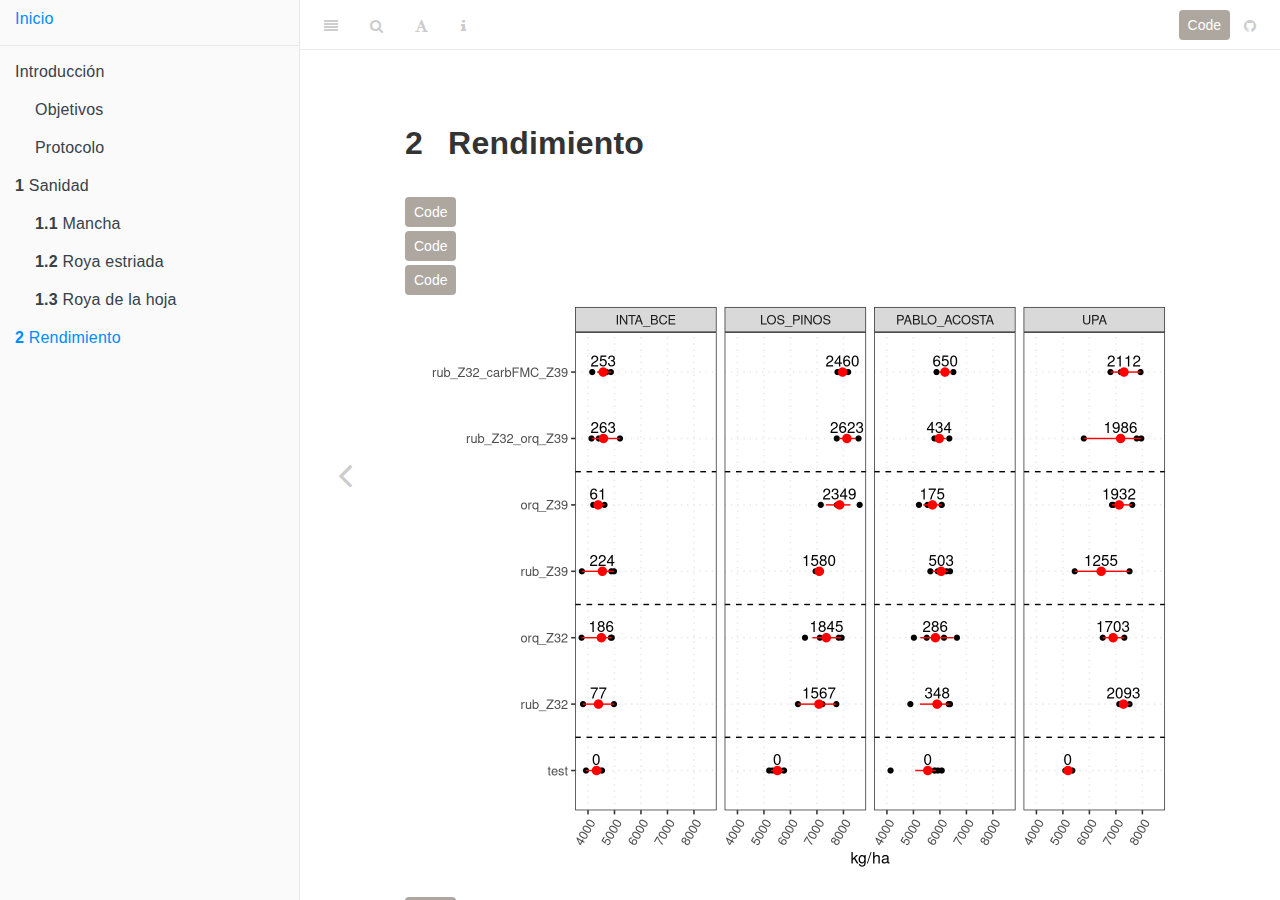
<file: docs/2-2020_rinde.html>
<!DOCTYPE html>
<html lang="" xml:lang="">
<head>

  <meta charset="utf-8" />
  <meta http-equiv="X-UA-Compatible" content="IE=edge" />
  <title>2 Rendimiento | Red de estrategias de protección de trigo en el Sudeste de Bs. As.</title>
  <meta name="description" content="2 Rendimiento | Red de estrategias de protección de trigo en el Sudeste de Bs. As." />
  <meta name="generator" content="bookdown 0.21 and GitBook 2.6.7" />

  <meta property="og:title" content="2 Rendimiento | Red de estrategias de protección de trigo en el Sudeste de Bs. As." />
  <meta property="og:type" content="book" />
  <meta property="og:url" content="juanchiem.github.io/trial_analysis/" />
  
  
  <meta name="github-repo" content="juanchiem/red_trigo" />

  <meta name="twitter:card" content="summary" />
  <meta name="twitter:title" content="2 Rendimiento | Red de estrategias de protección de trigo en el Sudeste de Bs. As." />
  
  
  

<meta name="author" content="Juan Edwards" />



  <meta name="viewport" content="width=device-width, initial-scale=1" />
  <meta name="apple-mobile-web-app-capable" content="yes" />
  <meta name="apple-mobile-web-app-status-bar-style" content="black" />
  
  
<link rel="prev" href="1-2020_sanidad.html"/>

<script src="libs/header-attrs-2.7/header-attrs.js"></script>
<script src="libs/jquery-2.2.3/jquery.min.js"></script>
<link href="libs/gitbook-2.6.7/css/style.css" rel="stylesheet" />
<link href="libs/gitbook-2.6.7/css/plugin-table.css" rel="stylesheet" />
<link href="libs/gitbook-2.6.7/css/plugin-bookdown.css" rel="stylesheet" />
<link href="libs/gitbook-2.6.7/css/plugin-highlight.css" rel="stylesheet" />
<link href="libs/gitbook-2.6.7/css/plugin-search.css" rel="stylesheet" />
<link href="libs/gitbook-2.6.7/css/plugin-fontsettings.css" rel="stylesheet" />
<link href="libs/gitbook-2.6.7/css/plugin-clipboard.css" rel="stylesheet" />









<script src="libs/accessible-code-block-0.0.1/empty-anchor.js"></script>

<script>
/* ========================================================================
 * Bootstrap: transition.js v3.3.7
 * http://getbootstrap.com/javascript/#transitions
 * ========================================================================
 * Copyright 2011-2016 Twitter, Inc.
 * Licensed under MIT (https://github.com/twbs/bootstrap/blob/master/LICENSE)
 * ======================================================================== */


+function ($) {
  'use strict';

  // CSS TRANSITION SUPPORT (Shoutout: http://www.modernizr.com/)
  // ============================================================

  function transitionEnd() {
    var el = document.createElement('bootstrap')

    var transEndEventNames = {
      WebkitTransition : 'webkitTransitionEnd',
      MozTransition    : 'transitionend',
      OTransition      : 'oTransitionEnd otransitionend',
      transition       : 'transitionend'
    }

    for (var name in transEndEventNames) {
      if (el.style[name] !== undefined) {
        return { end: transEndEventNames[name] }
      }
    }

    return false // explicit for ie8 (  ._.)
  }

  // http://blog.alexmaccaw.com/css-transitions
  $.fn.emulateTransitionEnd = function (duration) {
    var called = false
    var $el = this
    $(this).one('bsTransitionEnd', function () { called = true })
    var callback = function () { if (!called) $($el).trigger($.support.transition.end) }
    setTimeout(callback, duration)
    return this
  }

  $(function () {
    $.support.transition = transitionEnd()

    if (!$.support.transition) return

    $.event.special.bsTransitionEnd = {
      bindType: $.support.transition.end,
      delegateType: $.support.transition.end,
      handle: function (e) {
        if ($(e.target).is(this)) return e.handleObj.handler.apply(this, arguments)
      }
    }
  })

}(jQuery);
</script>
<script>
/* ========================================================================
 * Bootstrap: collapse.js v3.3.7
 * http://getbootstrap.com/javascript/#collapse
 * ========================================================================
 * Copyright 2011-2016 Twitter, Inc.
 * Licensed under MIT (https://github.com/twbs/bootstrap/blob/master/LICENSE)
 * ======================================================================== */

/* jshint latedef: false */

+function ($) {
  'use strict';

  // COLLAPSE PUBLIC CLASS DEFINITION
  // ================================

  var Collapse = function (element, options) {
    this.$element      = $(element)
    this.options       = $.extend({}, Collapse.DEFAULTS, options)
    this.$trigger      = $('[data-toggle="collapse"][href="#' + element.id + '"],' +
                           '[data-toggle="collapse"][data-target="#' + element.id + '"]')
    this.transitioning = null

    if (this.options.parent) {
      this.$parent = this.getParent()
    } else {
      this.addAriaAndCollapsedClass(this.$element, this.$trigger)
    }

    if (this.options.toggle) this.toggle()
  }

  Collapse.VERSION  = '3.3.7'

  Collapse.TRANSITION_DURATION = 350

  Collapse.DEFAULTS = {
    toggle: true
  }

  Collapse.prototype.dimension = function () {
    var hasWidth = this.$element.hasClass('width')
    return hasWidth ? 'width' : 'height'
  }

  Collapse.prototype.show = function () {
    if (this.transitioning || this.$element.hasClass('in')) return

    var activesData
    var actives = this.$parent && this.$parent.children('.panel').children('.in, .collapsing')

    if (actives && actives.length) {
      activesData = actives.data('bs.collapse')
      if (activesData && activesData.transitioning) return
    }

    var startEvent = $.Event('show.bs.collapse')
    this.$element.trigger(startEvent)
    if (startEvent.isDefaultPrevented()) return

    if (actives && actives.length) {
      Plugin.call(actives, 'hide')
      activesData || actives.data('bs.collapse', null)
    }

    var dimension = this.dimension()

    this.$element
      .removeClass('collapse')
      .addClass('collapsing')[dimension](0)
      .attr('aria-expanded', true)

    this.$trigger
      .removeClass('collapsed')
      .attr('aria-expanded', true)

    this.transitioning = 1

    var complete = function () {
      this.$element
        .removeClass('collapsing')
        .addClass('collapse in')[dimension]('')
      this.transitioning = 0
      this.$element
        .trigger('shown.bs.collapse')
    }

    if (!$.support.transition) return complete.call(this)

    var scrollSize = $.camelCase(['scroll', dimension].join('-'))

    this.$element
      .one('bsTransitionEnd', $.proxy(complete, this))
      .emulateTransitionEnd(Collapse.TRANSITION_DURATION)[dimension](this.$element[0][scrollSize])
  }

  Collapse.prototype.hide = function () {
    if (this.transitioning || !this.$element.hasClass('in')) return

    var startEvent = $.Event('hide.bs.collapse')
    this.$element.trigger(startEvent)
    if (startEvent.isDefaultPrevented()) return

    var dimension = this.dimension()

    this.$element[dimension](this.$element[dimension]())[0].offsetHeight

    this.$element
      .addClass('collapsing')
      .removeClass('collapse in')
      .attr('aria-expanded', false)

    this.$trigger
      .addClass('collapsed')
      .attr('aria-expanded', false)

    this.transitioning = 1

    var complete = function () {
      this.transitioning = 0
      this.$element
        .removeClass('collapsing')
        .addClass('collapse')
        .trigger('hidden.bs.collapse')
    }

    if (!$.support.transition) return complete.call(this)

    this.$element
      [dimension](0)
      .one('bsTransitionEnd', $.proxy(complete, this))
      .emulateTransitionEnd(Collapse.TRANSITION_DURATION)
  }

  Collapse.prototype.toggle = function () {
    this[this.$element.hasClass('in') ? 'hide' : 'show']()
  }

  Collapse.prototype.getParent = function () {
    return $(this.options.parent)
      .find('[data-toggle="collapse"][data-parent="' + this.options.parent + '"]')
      .each($.proxy(function (i, element) {
        var $element = $(element)
        this.addAriaAndCollapsedClass(getTargetFromTrigger($element), $element)
      }, this))
      .end()
  }

  Collapse.prototype.addAriaAndCollapsedClass = function ($element, $trigger) {
    var isOpen = $element.hasClass('in')

    $element.attr('aria-expanded', isOpen)
    $trigger
      .toggleClass('collapsed', !isOpen)
      .attr('aria-expanded', isOpen)
  }

  function getTargetFromTrigger($trigger) {
    var href
    var target = $trigger.attr('data-target')
      || (href = $trigger.attr('href')) && href.replace(/.*(?=#[^\s]+$)/, '') // strip for ie7

    return $(target)
  }


  // COLLAPSE PLUGIN DEFINITION
  // ==========================

  function Plugin(option) {
    return this.each(function () {
      var $this   = $(this)
      var data    = $this.data('bs.collapse')
      var options = $.extend({}, Collapse.DEFAULTS, $this.data(), typeof option == 'object' && option)

      if (!data && options.toggle && /show|hide/.test(option)) options.toggle = false
      if (!data) $this.data('bs.collapse', (data = new Collapse(this, options)))
      if (typeof option == 'string') data[option]()
    })
  }

  var old = $.fn.collapse

  $.fn.collapse             = Plugin
  $.fn.collapse.Constructor = Collapse


  // COLLAPSE NO CONFLICT
  // ====================

  $.fn.collapse.noConflict = function () {
    $.fn.collapse = old
    return this
  }


  // COLLAPSE DATA-API
  // =================

  $(document).on('click.bs.collapse.data-api', '[data-toggle="collapse"]', function (e) {
    var $this   = $(this)

    if (!$this.attr('data-target')) e.preventDefault()

    var $target = getTargetFromTrigger($this)
    var data    = $target.data('bs.collapse')
    var option  = data ? 'toggle' : $this.data()

    Plugin.call($target, option)
  })

}(jQuery);
</script>
<script>
window.initializeCodeFolding = function(show) {

  // handlers for show-all and hide all
  $("#rmd-show-all-code").click(function() {
    // close the dropdown menu when an option is clicked
    $("#allCodeButton").dropdown("toggle");
    $('div.r-code-collapse').each(function() {
      $(this).collapse('show');
    });
  });
  $("#rmd-hide-all-code").click(function() {
    // close the dropdown menu when an option is clicked
    $("#allCodeButton").dropdown("toggle");
    $('div.r-code-collapse').each(function() {
      $(this).collapse('hide');
    });
  });

  // index for unique code element ids
  var currentIndex = 1;

  // select all R code blocks
  var rCodeBlocks = $('pre.sourceCode, pre.r, pre.python, pre.bash, pre.sql, pre.cpp, pre.stan');
  rCodeBlocks.each(function() {

    // if code block has been labeled with class `fold-show`, show the code on init!
    var classList = $(this).attr('class').split(/\s+/);
    for (var i = 0; i < classList.length; i++) {
    if (classList[i] === 'fold-show') {
        show = true;
      }
    }

    // create a collapsable div to wrap the code in
    var div = $('<div class="collapse r-code-collapse"></div>');
    if (show)
      div.addClass('in');
    var id = 'rcode-643E0F36' + currentIndex++;
    div.attr('id', id);
    $(this).before(div);
    $(this).detach().appendTo(div);

    // add a show code button right above
    var showCodeText = $('<span>' + (show ? 'Hide' : 'Code') + '</span>');
    var showCodeButton = $('<button type="button" class="btn btn-default btn-xs code-folding-btn pull-right"></button>');
    showCodeButton.append(showCodeText);
    showCodeButton
        .attr('data-toggle', 'collapse')
        .attr('data-target', '#' + id)
        .attr('aria-expanded', show)
        .attr('aria-controls', id);

    var buttonRow = $('<div class="row"></div>');
    var buttonCol = $('<div class="col-md-12"></div>');

    buttonCol.append(showCodeButton);
    buttonRow.append(buttonCol);

    div.before(buttonRow);

    // hack: return show to false, otherwise all next codeBlocks will be shown!
    show = false;

    // update state of button on show/hide
    div.on('hidden.bs.collapse', function () {
      showCodeText.text('Code');
    });
    div.on('show.bs.collapse', function () {
      showCodeText.text('Hide');
    });
  });

}
</script>
<script>
/* ========================================================================
 * Bootstrap: dropdown.js v3.3.7
 * http://getbootstrap.com/javascript/#dropdowns
 * ========================================================================
 * Copyright 2011-2016 Twitter, Inc.
 * Licensed under MIT (https://github.com/twbs/bootstrap/blob/master/LICENSE)
 * ======================================================================== */


+function ($) {
  'use strict';

  // DROPDOWN CLASS DEFINITION
  // =========================

  var backdrop = '.dropdown-backdrop'
  var toggle   = '[data-toggle="dropdown"]'
  var Dropdown = function (element) {
    $(element).on('click.bs.dropdown', this.toggle)
  }

  Dropdown.VERSION = '3.3.7'

  function getParent($this) {
    var selector = $this.attr('data-target')

    if (!selector) {
      selector = $this.attr('href')
      selector = selector && /#[A-Za-z]/.test(selector) && selector.replace(/.*(?=#[^\s]*$)/, '') // strip for ie7
    }

    var $parent = selector && $(selector)

    return $parent && $parent.length ? $parent : $this.parent()
  }

  function clearMenus(e) {
    if (e && e.which === 3) return
    $(backdrop).remove()
    $(toggle).each(function () {
      var $this         = $(this)
      var $parent       = getParent($this)
      var relatedTarget = { relatedTarget: this }

      if (!$parent.hasClass('open')) return

      if (e && e.type == 'click' && /input|textarea/i.test(e.target.tagName) && $.contains($parent[0], e.target)) return

      $parent.trigger(e = $.Event('hide.bs.dropdown', relatedTarget))

      if (e.isDefaultPrevented()) return

      $this.attr('aria-expanded', 'false')
      $parent.removeClass('open').trigger($.Event('hidden.bs.dropdown', relatedTarget))
    })
  }

  Dropdown.prototype.toggle = function (e) {
    var $this = $(this)

    if ($this.is('.disabled, :disabled')) return

    var $parent  = getParent($this)
    var isActive = $parent.hasClass('open')

    clearMenus()

    if (!isActive) {
      if ('ontouchstart' in document.documentElement && !$parent.closest('.navbar-nav').length) {
        // if mobile we use a backdrop because click events don't delegate
        $(document.createElement('div'))
          .addClass('dropdown-backdrop')
          .insertAfter($(this))
          .on('click', clearMenus)
      }

      var relatedTarget = { relatedTarget: this }
      $parent.trigger(e = $.Event('show.bs.dropdown', relatedTarget))

      if (e.isDefaultPrevented()) return

      $this
        .trigger('focus')
        .attr('aria-expanded', 'true')

      $parent
        .toggleClass('open')
        .trigger($.Event('shown.bs.dropdown', relatedTarget))
    }

    return false
  }

  Dropdown.prototype.keydown = function (e) {
    if (!/(38|40|27|32)/.test(e.which) || /input|textarea/i.test(e.target.tagName)) return

    var $this = $(this)

    e.preventDefault()
    e.stopPropagation()

    if ($this.is('.disabled, :disabled')) return

    var $parent  = getParent($this)
    var isActive = $parent.hasClass('open')

    if (!isActive && e.which != 27 || isActive && e.which == 27) {
      if (e.which == 27) $parent.find(toggle).trigger('focus')
      return $this.trigger('click')
    }

    var desc = ' li:not(.disabled):visible a'
    var $items = $parent.find('.dropdown-menu' + desc)

    if (!$items.length) return

    var index = $items.index(e.target)

    if (e.which == 38 && index > 0)                 index--         // up
    if (e.which == 40 && index < $items.length - 1) index++         // down
    if (!~index)                                    index = 0

    $items.eq(index).trigger('focus')
  }


  // DROPDOWN PLUGIN DEFINITION
  // ==========================

  function Plugin(option) {
    return this.each(function () {
      var $this = $(this)
      var data  = $this.data('bs.dropdown')

      if (!data) $this.data('bs.dropdown', (data = new Dropdown(this)))
      if (typeof option == 'string') data[option].call($this)
    })
  }

  var old = $.fn.dropdown

  $.fn.dropdown             = Plugin
  $.fn.dropdown.Constructor = Dropdown


  // DROPDOWN NO CONFLICT
  // ====================

  $.fn.dropdown.noConflict = function () {
    $.fn.dropdown = old
    return this
  }


  // APPLY TO STANDARD DROPDOWN ELEMENTS
  // ===================================

  $(document)
    .on('click.bs.dropdown.data-api', clearMenus)
    .on('click.bs.dropdown.data-api', '.dropdown form', function (e) { e.stopPropagation() })
    .on('click.bs.dropdown.data-api', toggle, Dropdown.prototype.toggle)
    .on('keydown.bs.dropdown.data-api', toggle, Dropdown.prototype.keydown)
    .on('keydown.bs.dropdown.data-api', '.dropdown-menu', Dropdown.prototype.keydown)

}(jQuery);
</script>
<style type="text/css">
.code-folding-btn {
  margin-bottom: 4px;
}

.row { display: flex; }
.collapse { display: none; }
.in { display:block }
.pull-right > .dropdown-menu {
    right: 0;
    left: auto;
}

.dropdown-menu {
    position: absolute;
    top: 100%;
    left: 0;
    z-index: 1000;
    display: none;
    float: left;
    min-width: 160px;
    padding: 5px 0;
    margin: 2px 0 0;
    font-size: 14px;
    text-align: left;
    list-style: none;
    background-color: #fff;
    -webkit-background-clip: padding-box;
    background-clip: padding-box;
    border: 1px solid #ccc;
    border: 1px solid rgba(0,0,0,.15);
    border-radius: 4px;
    -webkit-box-shadow: 0 6px 12px rgba(0,0,0,.175);
    box-shadow: 0 6px 12px rgba(0,0,0,.175);
}

.open > .dropdown-menu {
    display: block;
    color: #ffffff;
    background-color: #ffffff;
    background-image: none;
    border-color: #92897e;
}

.dropdown-menu > li > a {
  display: block;
  padding: 3px 20px;
  clear: both;
  font-weight: 400;
  line-height: 1.42857143;
  color: #000000;
  white-space: nowrap;
}

.dropdown-menu > li > a:hover,
.dropdown-menu > li > a:focus {
  color: #ffffff;
  text-decoration: none;
  background-color: #e95420;
}

.dropdown-menu > .active > a,
.dropdown-menu > .active > a:hover,
.dropdown-menu > .active > a:focus {
  color: #ffffff;
  text-decoration: none;
  background-color: #e95420;
  outline: 0;
}
.dropdown-menu > .disabled > a,
.dropdown-menu > .disabled > a:hover,
.dropdown-menu > .disabled > a:focus {
  color: #aea79f;
}

.dropdown-menu > .disabled > a:hover,
.dropdown-menu > .disabled > a:focus {
  text-decoration: none;
  cursor: not-allowed;
  background-color: transparent;
  background-image: none;
  filter: progid:DXImageTransform.Microsoft.gradient(enabled = false);
}

.btn {
  display: inline-block;
  margin-bottom: 1;
  font-weight: normal;
  text-align: center;
  white-space: nowrap;
  vertical-align: middle;
  -ms-touch-action: manipulation;
      touch-action: manipulation;
  cursor: pointer;
  background-image: none;
  border: 1px solid transparent;
  padding: 4px 8px;
  font-size: 14px;
  line-height: 1.42857143;
  border-radius: 4px;
  -webkit-user-select: none;
  -moz-user-select: none;
  -ms-user-select: none;
  user-select: none;
}

.btn:focus,
.btn:active:focus,
.btn.active:focus,
.btn.focus,
.btn:active.focus,
.btn.active.focus {
  outline: 5px auto -webkit-focus-ring-color;
  outline-offset: -2px;
}
.btn:hover,
.btn:focus,
.btn.focus {
  color: #ffffff;
  text-decoration: none;
}
.btn:active,
.btn.active {
  background-image: none;
  outline: 0;
  box-shadow: inset 0 3px 5px rgba(0, 0, 0, 0.125);
}
.btn.disabled,
.btn[disabled],
fieldset[disabled] .btn {
  cursor: not-allowed;
  filter: alpha(opacity=65);
  opacity: 0.65;
  box-shadow: none;
}
a.btn.disabled,
fieldset[disabled] a.btn {
  pointer-events: none;
}
.btn-default {
  color: #ffffff;
  background-color: #aea79f; #important
  border-color: #aea79f;
}

.btn-default:focus,
.btn-default.focus {
  color: #ffffff;
  background-color: #978e83;
  border-color: #6f675e;
}

.btn-default:hover {
  color: #ffffff;
  background-color: #978e83;
  border-color: #92897e;
}
.btn-default:active,
.btn-default.active,
.btn-group > .btn:not(:first-child):not(:last-child):not(.dropdown-toggle) {
  border-radius: 0;
}
.btn-group > .btn:first-child {
  margin-left: 0;
}
.btn-group > .btn:first-child:not(:last-child):not(.dropdown-toggle) {
  border-top-right-radius: 0;
  border-bottom-right-radius: 0;
}
.btn-group > .btn:last-child:not(:first-child),
.btn-group > .dropdown-toggle:not(:first-child) {
  border-top-left-radius: 0;
  border-bottom-left-radius: 0;
}
.btn-group > .btn-group {
  float: left;
}
.btn-group > .btn-group:not(:first-child):not(:last-child) > .btn {
  border-radius: 0;
}
.btn-group > .btn-group:first-child:not(:last-child) > .btn:last-child,
.btn-group > .btn-group:first-child:not(:last-child) > .dropdown-toggle {
  border-top-right-radius: 0;
  border-bottom-right-radius: 0;
}
.btn-group > .btn-group:last-child:not(:first-child) > .btn:first-child {
  border-top-left-radius: 0;
  border-bottom-left-radius: 0;
}
.btn-group .dropdown-toggle:active,
.btn-group.open .dropdown-toggle {
  outline: 0;
}
.btn-group > .btn + .dropdown-toggle {
  padding-right: 8px;
  padding-left: 8px;
}
.btn-group > .btn-lg + .dropdown-toggle {
  padding-right: 12px;
  padding-left: 12px;
}
.btn-group.open .dropdown-toggle {
  box-shadow: inset 0 3px 5px rgba(0, 0, 0, 0.125);
}
.btn-group.open .dropdown-toggle.btn-link {
  box-shadow: none;
}

</style>
<script>
var str = '<div class="btn-group pull-right" style="position: fixed; right: 50px; top: 10px; z-index: 200"><button type="button" class="btn btn-default btn-xs dropdown-toggle" id="allCodeButton" data-toggle="dropdown" aria-haspopup="true" aria-expanded="true" data-_extension-text-contrast=""><span>Code</span> <span class="caret"></span></button><ul class="dropdown-menu" style="min-width: 50px;"><li><a id="rmd-show-all-code" href="#">Show All Code</a></li><li><a id="rmd-hide-all-code" href="#">Hide All Code</a></li></ul></div>';
document.write(str);
</script>
<script>
$(document).ready(function () {
  window.initializeCodeFolding("show" === "hide");
});
</script>


<style type="text/css">
pre > code.sourceCode { white-space: pre; position: relative; }
pre > code.sourceCode > span { display: inline-block; line-height: 1.25; }
pre > code.sourceCode > span:empty { height: 1.2em; }
code.sourceCode > span { color: inherit; text-decoration: inherit; }
pre.sourceCode { margin: 0; }
@media screen {
div.sourceCode { overflow: auto; }
}
@media print {
pre > code.sourceCode { white-space: pre-wrap; }
pre > code.sourceCode > span { text-indent: -5em; padding-left: 5em; }
}
pre.numberSource code
  { counter-reset: source-line 0; }
pre.numberSource code > span
  { position: relative; left: -4em; counter-increment: source-line; }
pre.numberSource code > span > a:first-child::before
  { content: counter(source-line);
    position: relative; left: -1em; text-align: right; vertical-align: baseline;
    border: none; display: inline-block;
    -webkit-touch-callout: none; -webkit-user-select: none;
    -khtml-user-select: none; -moz-user-select: none;
    -ms-user-select: none; user-select: none;
    padding: 0 4px; width: 4em;
    color: #aaaaaa;
  }
pre.numberSource { margin-left: 3em; border-left: 1px solid #aaaaaa;  padding-left: 4px; }
div.sourceCode
  {   }
@media screen {
pre > code.sourceCode > span > a:first-child::before { text-decoration: underline; }
}
code span.al { color: #ff0000; font-weight: bold; } /* Alert */
code span.an { color: #60a0b0; font-weight: bold; font-style: italic; } /* Annotation */
code span.at { color: #7d9029; } /* Attribute */
code span.bn { color: #40a070; } /* BaseN */
code span.bu { } /* BuiltIn */
code span.cf { color: #007020; font-weight: bold; } /* ControlFlow */
code span.ch { color: #4070a0; } /* Char */
code span.cn { color: #880000; } /* Constant */
code span.co { color: #60a0b0; font-style: italic; } /* Comment */
code span.cv { color: #60a0b0; font-weight: bold; font-style: italic; } /* CommentVar */
code span.do { color: #ba2121; font-style: italic; } /* Documentation */
code span.dt { color: #902000; } /* DataType */
code span.dv { color: #40a070; } /* DecVal */
code span.er { color: #ff0000; font-weight: bold; } /* Error */
code span.ex { } /* Extension */
code span.fl { color: #40a070; } /* Float */
code span.fu { color: #06287e; } /* Function */
code span.im { } /* Import */
code span.in { color: #60a0b0; font-weight: bold; font-style: italic; } /* Information */
code span.kw { color: #007020; font-weight: bold; } /* Keyword */
code span.op { color: #666666; } /* Operator */
code span.ot { color: #007020; } /* Other */
code span.pp { color: #bc7a00; } /* Preprocessor */
code span.sc { color: #4070a0; } /* SpecialChar */
code span.ss { color: #bb6688; } /* SpecialString */
code span.st { color: #4070a0; } /* String */
code span.va { color: #19177c; } /* Variable */
code span.vs { color: #4070a0; } /* VerbatimString */
code span.wa { color: #60a0b0; font-weight: bold; font-style: italic; } /* Warning */
</style>

<link rel="stylesheet" href="style.css" type="text/css" />
</head>

<body>



  <div class="book without-animation with-summary font-size-2 font-family-1" data-basepath=".">

    <div class="book-summary">
      <nav role="navigation">

<ul class="summary">
<li><a href="./">Inicio</a></li>

<li class="divider"></li>
<li class="chapter" data-level="" data-path="index.html"><a href="index.html"><i class="fa fa-check"></i>Introducción</a>
<ul>
<li class="chapter" data-level="" data-path="index.html"><a href="index.html#objetivos"><i class="fa fa-check"></i>Objetivos</a></li>
<li class="chapter" data-level="" data-path="index.html"><a href="index.html#protocolo"><i class="fa fa-check"></i>Protocolo</a></li>
</ul></li>
<li class="chapter" data-level="1" data-path="1-2020_sanidad.html"><a href="1-2020_sanidad.html"><i class="fa fa-check"></i><b>1</b> Sanidad</a>
<ul>
<li class="chapter" data-level="1.1" data-path="1-2020_sanidad.html"><a href="1-2020_sanidad.html#mancha"><i class="fa fa-check"></i><b>1.1</b> Mancha</a></li>
<li class="chapter" data-level="1.2" data-path="1-2020_sanidad.html"><a href="1-2020_sanidad.html#roya-estriada"><i class="fa fa-check"></i><b>1.2</b> Roya estriada</a></li>
<li class="chapter" data-level="1.3" data-path="1-2020_sanidad.html"><a href="1-2020_sanidad.html#roya-de-la-hoja"><i class="fa fa-check"></i><b>1.3</b> Roya de la hoja</a></li>
</ul></li>
<li class="chapter" data-level="2" data-path="2-2020_rinde.html"><a href="2-2020_rinde.html"><i class="fa fa-check"></i><b>2</b> Rendimiento</a></li>
</ul>

      </nav>
    </div>

    <div class="book-body">
      <div class="body-inner">
        <div class="book-header" role="navigation">
          <h1>
            <i class="fa fa-circle-o-notch fa-spin"></i><a href="./">Red de estrategias de protección de trigo en el Sudeste de Bs. As.</a>
          </h1>
        </div>

        <div class="page-wrapper" tabindex="-1" role="main">
          <div class="page-inner">

            <section class="normal" id="section-">
<div id="rendimiento" class="section level1" number="2">
<h1><span class="header-section-number">2</span> Rendimiento</h1>
<div class="sourceCode" id="cb21"><pre class="sourceCode r"><code class="sourceCode r"><span id="cb21-1"><a href="2-2020_rinde.html#cb21-1"></a>pacman<span class="op">::</span><span class="kw">p_load</span>(tidyverse, googlesheets4)</span>
<span id="cb21-2"><a href="2-2020_rinde.html#cb21-2"></a><span class="kw">source</span>(here<span class="op">::</span><span class="kw">here</span>(<span class="st">&quot;0 themes.R&quot;</span>))</span>
<span id="cb21-3"><a href="2-2020_rinde.html#cb21-3"></a></span>
<span id="cb21-4"><a href="2-2020_rinde.html#cb21-4"></a><span class="kw">load</span>(<span class="st">&quot;data/red_todos_20.RData&quot;</span>)</span>
<span id="cb21-5"><a href="2-2020_rinde.html#cb21-5"></a><span class="co"># red20 %&gt;% count(trt)</span></span>
<span id="cb21-6"><a href="2-2020_rinde.html#cb21-6"></a><span class="co"># raw %&gt;%filter(id_ensayo == &quot;2020_INTA_BCE&quot;)</span></span></code></pre></div>
<div class="sourceCode" id="cb22"><pre class="sourceCode r"><code class="sourceCode r"><span id="cb22-1"><a href="2-2020_rinde.html#cb22-1"></a>fmc &lt;-<span class="st"> </span><span class="kw">c</span>(<span class="st">&quot;test&quot;</span>, <span class="st">&quot;rub_Z32&quot;</span>, <span class="st">&quot;orq_Z32&quot;</span>, <span class="st">&quot;rub_Z39&quot;</span>, <span class="st">&quot;orq_Z39&quot;</span>, <span class="st">&quot;rub_Z32_orq_Z39&quot;</span>, <span class="st">&quot;rub_Z32_carbFMC_Z39&quot;</span>)</span>
<span id="cb22-2"><a href="2-2020_rinde.html#cb22-2"></a></span>
<span id="cb22-3"><a href="2-2020_rinde.html#cb22-3"></a>dat_fmc &lt;-<span class="st"> </span>red20 <span class="op">%&gt;%</span><span class="st"> </span></span>
<span id="cb22-4"><a href="2-2020_rinde.html#cb22-4"></a><span class="st">  </span><span class="kw">filter</span>(trt <span class="op">%in%</span><span class="st"> </span>fmc) </span>
<span id="cb22-5"><a href="2-2020_rinde.html#cb22-5"></a></span>
<span id="cb22-6"><a href="2-2020_rinde.html#cb22-6"></a>sum_fmc &lt;-<span class="st"> </span>dat_fmc <span class="op">%&gt;%</span><span class="st"> </span></span>
<span id="cb22-7"><a href="2-2020_rinde.html#cb22-7"></a><span class="st">  </span><span class="kw">group_by</span>(ensayo, trt) <span class="op">%&gt;%</span><span class="st"> </span></span>
<span id="cb22-8"><a href="2-2020_rinde.html#cb22-8"></a><span class="st">  </span><span class="kw">summarise</span>(<span class="dt">kg_ha =</span> <span class="kw">mean</span>(kg_ha, <span class="dt">na.rm =</span> T)) <span class="op">%&gt;%</span><span class="st"> </span></span>
<span id="cb22-9"><a href="2-2020_rinde.html#cb22-9"></a><span class="st">  </span><span class="kw">filter</span>(trt <span class="op">%in%</span><span class="st"> </span><span class="kw">c</span>(<span class="st">&quot;test&quot;</span>)) <span class="op">%&gt;%</span><span class="st"> </span></span>
<span id="cb22-10"><a href="2-2020_rinde.html#cb22-10"></a><span class="st">  </span><span class="kw">pivot_wider</span>(<span class="dt">names_from =</span> trt, <span class="dt">values_from =</span> kg_ha) <span class="op">%&gt;%</span><span class="st"> </span></span>
<span id="cb22-11"><a href="2-2020_rinde.html#cb22-11"></a><span class="st">  </span><span class="kw">rename</span>(<span class="dt">rinde_test =</span> test)</span>
<span id="cb22-12"><a href="2-2020_rinde.html#cb22-12"></a></span>
<span id="cb22-13"><a href="2-2020_rinde.html#cb22-13"></a>mean_fmc &lt;-<span class="st"> </span>dat_fmc <span class="op">%&gt;%</span><span class="st"> </span></span>
<span id="cb22-14"><a href="2-2020_rinde.html#cb22-14"></a><span class="st">  </span><span class="kw">group_by</span>(ensayo, trt) <span class="op">%&gt;%</span><span class="st"> </span></span>
<span id="cb22-15"><a href="2-2020_rinde.html#cb22-15"></a><span class="st">  </span><span class="kw">summarise</span>(<span class="dt">kg_ha =</span> <span class="kw">mean</span>(kg_ha, <span class="dt">na.rm =</span> T)) <span class="op">%&gt;%</span><span class="st">  </span></span>
<span id="cb22-16"><a href="2-2020_rinde.html#cb22-16"></a><span class="st">  </span><span class="kw">left_join</span>(sum_fmc, <span class="dt">by =</span> <span class="st">&quot;ensayo&quot;</span>) <span class="op">%&gt;%</span><span class="st"> </span></span>
<span id="cb22-17"><a href="2-2020_rinde.html#cb22-17"></a><span class="st">  </span><span class="kw">rowwise</span>() <span class="op">%&gt;%</span><span class="st"> </span></span>
<span id="cb22-18"><a href="2-2020_rinde.html#cb22-18"></a><span class="st">  </span><span class="kw">mutate</span>(<span class="dt">dif_test =</span> kg_ha <span class="op">-</span>rinde_test)</span>
<span id="cb22-19"><a href="2-2020_rinde.html#cb22-19"></a><span class="co"># dat_mean %&gt;%filter(id_ensayo == &quot;2020_INTA_BCE&quot;)</span></span>
<span id="cb22-20"><a href="2-2020_rinde.html#cb22-20"></a></span>
<span id="cb22-21"><a href="2-2020_rinde.html#cb22-21"></a><span class="co"># load(here::here(&quot;data/data.Rdata&quot;))</span></span></code></pre></div>
<div class="sourceCode" id="cb23"><pre class="sourceCode r"><code class="sourceCode r"><span id="cb23-1"><a href="2-2020_rinde.html#cb23-1"></a>dat_fmc <span class="op">%&gt;%</span><span class="st"> </span></span>
<span id="cb23-2"><a href="2-2020_rinde.html#cb23-2"></a><span class="st">  </span><span class="kw">mutate</span>(<span class="dt">trt =</span> <span class="kw">fct_relevel</span>(trt, fmc)) <span class="op">%&gt;%</span><span class="st"> </span></span>
<span id="cb23-3"><a href="2-2020_rinde.html#cb23-3"></a><span class="st">  </span><span class="kw">ggplot</span>()<span class="op">+</span></span>
<span id="cb23-4"><a href="2-2020_rinde.html#cb23-4"></a><span class="st">  </span><span class="kw">aes</span>(trt, kg_ha)<span class="op">+</span></span>
<span id="cb23-5"><a href="2-2020_rinde.html#cb23-5"></a><span class="st">  </span><span class="kw">geom_point</span>()<span class="op">+</span></span>
<span id="cb23-6"><a href="2-2020_rinde.html#cb23-6"></a><span class="st">  </span><span class="kw">stat_summary</span>(<span class="dt">fun.data =</span> <span class="st">&quot;mean_cl_boot&quot;</span>, <span class="dt">colour =</span> <span class="st">&quot;red&quot;</span>, <span class="dt">size =</span> <span class="fl">0.5</span>)<span class="op">+</span></span>
<span id="cb23-7"><a href="2-2020_rinde.html#cb23-7"></a><span class="st">  </span><span class="kw">facet_grid</span>(.<span class="op">~</span>ensayo)<span class="op">+</span></span>
<span id="cb23-8"><a href="2-2020_rinde.html#cb23-8"></a><span class="st">  </span><span class="kw">stat_summary</span>(<span class="dt">data =</span> mean_fmc,</span>
<span id="cb23-9"><a href="2-2020_rinde.html#cb23-9"></a>               <span class="kw">aes</span>(<span class="dt">x=</span>trt, <span class="dt">y=</span>kg_ha, <span class="dt">label=</span>dif_test <span class="op">%&gt;%</span><span class="st"> </span>round), </span>
<span id="cb23-10"><a href="2-2020_rinde.html#cb23-10"></a>               <span class="dt">fun=</span>mean, <span class="dt">geom=</span><span class="st">&quot;text&quot;</span>, <span class="dt">size=</span><span class="dv">4</span>,<span class="dt">vjust =</span> <span class="fl">-0.5</span>)<span class="op">+</span></span>
<span id="cb23-11"><a href="2-2020_rinde.html#cb23-11"></a><span class="st">  </span><span class="kw">geom_vline</span>(<span class="dt">xintercept =</span> <span class="kw">c</span>(<span class="fl">1.5</span>,<span class="fl">3.5</span>,<span class="fl">5.5</span>), <span class="dt">linetype =</span> <span class="st">&quot;dashed&quot;</span>)<span class="op">+</span></span>
<span id="cb23-12"><a href="2-2020_rinde.html#cb23-12"></a><span class="st">  </span><span class="kw">coord_flip</span>()<span class="op">+</span></span>
<span id="cb23-13"><a href="2-2020_rinde.html#cb23-13"></a><span class="st">  </span><span class="kw">labs</span>(<span class="dt">y=</span><span class="st">&quot;kg/ha&quot;</span>, <span class="dt">x =</span> <span class="st">&quot;&quot;</span>)<span class="op">+</span></span>
<span id="cb23-14"><a href="2-2020_rinde.html#cb23-14"></a><span class="st">  </span>theme_dens1</span></code></pre></div>
<p><img src="Red_ensayos_de_proteccion_files/figure-html/unnamed-chunk-19-1.png" width="768" /></p>
<div class="sourceCode" id="cb24"><pre class="sourceCode r"><code class="sourceCode r"><span id="cb24-1"><a href="2-2020_rinde.html#cb24-1"></a><span class="co"># ggsave(last_plot(), file = &quot;plots/red_rinde.png&quot;, w=7, h=4)</span></span></code></pre></div>
<div class="sourceCode" id="cb25"><pre class="sourceCode r"><code class="sourceCode r"><span id="cb25-1"><a href="2-2020_rinde.html#cb25-1"></a>dat_fmc <span class="op">%&gt;%</span><span class="st"> </span></span>
<span id="cb25-2"><a href="2-2020_rinde.html#cb25-2"></a><span class="st">  </span><span class="kw">group_by</span>(ensayo, trt) <span class="op">%&gt;%</span></span>
<span id="cb25-3"><a href="2-2020_rinde.html#cb25-3"></a><span class="st">  </span><span class="kw">summarise</span>(<span class="dt">n =</span> <span class="kw">sum</span>(<span class="op">!</span><span class="kw">is.na</span>(kg_ha)),</span>
<span id="cb25-4"><a href="2-2020_rinde.html#cb25-4"></a>            <span class="dt">mean=</span> <span class="kw">mean</span>(kg_ha, <span class="dt">na.rm =</span>T),</span>
<span id="cb25-5"><a href="2-2020_rinde.html#cb25-5"></a>            <span class="dt">sd=</span> <span class="kw">sd</span>(kg_ha, <span class="dt">na.rm =</span>T)) -&gt;<span class="st"> </span>smr</span>
<span id="cb25-6"><a href="2-2020_rinde.html#cb25-6"></a></span>
<span id="cb25-7"><a href="2-2020_rinde.html#cb25-7"></a><span class="co"># smr %&gt;% </span></span>
<span id="cb25-8"><a href="2-2020_rinde.html#cb25-8"></a><span class="co">#     write_sheet(ss=red, sheet = &quot;summary_20&quot;)</span></span></code></pre></div>
<div class="sourceCode" id="cb26"><pre class="sourceCode r"><code class="sourceCode r"><span id="cb26-1"><a href="2-2020_rinde.html#cb26-1"></a>pacman<span class="op">::</span><span class="kw">p_load</span>(lme4, emmeans, multcomp)</span></code></pre></div>
<div class="sourceCode" id="cb27"><pre class="sourceCode r"><code class="sourceCode r"><span id="cb27-1"><a href="2-2020_rinde.html#cb27-1"></a>dat_fmc <span class="op">%&gt;%</span></span>
<span id="cb27-2"><a href="2-2020_rinde.html#cb27-2"></a><span class="st">  </span><span class="kw">group_by</span>(ensayo) <span class="op">%&gt;%</span></span>
<span id="cb27-3"><a href="2-2020_rinde.html#cb27-3"></a><span class="st">  </span><span class="kw">group_modify</span>(<span class="op">~</span><span class="st"> </span>broom<span class="op">::</span><span class="kw">tidy</span>(car<span class="op">::</span><span class="kw">Anova</span>(<span class="kw">lmer</span>(kg_ha <span class="op">~</span><span class="st"> </span>trt <span class="op">+</span>(<span class="dv">1</span><span class="op">|</span>bk), <span class="dt">data =</span> .x)))) <span class="op">%&gt;%</span></span>
<span id="cb27-4"><a href="2-2020_rinde.html#cb27-4"></a><span class="st">  </span><span class="kw">mutate</span>(<span class="dt">p.value =</span> scales<span class="op">::</span><span class="kw">pvalue</span>(p.value, <span class="dt">add_p =</span> <span class="ot">TRUE</span>))</span></code></pre></div>
<pre><code>## # A tibble: 4 x 5
## # Groups:   ensayo [4]
##   ensayo       term  statistic    df p.value
##   &lt;fct&gt;        &lt;chr&gt;     &lt;dbl&gt; &lt;dbl&gt; &lt;chr&gt;  
## 1 INTA_BCE     trt       0.770     6 p=0.993
## 2 LOS_PINOS    trt      91.4       6 p&lt;0.001
## 3 PABLO_ACOSTA trt       8.15      6 p=0.228
## 4 UPA          trt      22.2       6 p=0.001</code></pre>
<div class="sourceCode" id="cb29"><pre class="sourceCode r"><code class="sourceCode r"><span id="cb29-1"><a href="2-2020_rinde.html#cb29-1"></a><span class="co"># red &lt;- gs4_get(gs4_find(&quot;red_trigo_data&quot;)$id)</span></span>
<span id="cb29-2"><a href="2-2020_rinde.html#cb29-2"></a></span>
<span id="cb29-3"><a href="2-2020_rinde.html#cb29-3"></a>res &lt;-<span class="st">  </span>dat_fmc <span class="op">%&gt;%</span></span>
<span id="cb29-4"><a href="2-2020_rinde.html#cb29-4"></a><span class="st">  </span><span class="kw">group_by</span>(ensayo) <span class="op">%&gt;%</span></span>
<span id="cb29-5"><a href="2-2020_rinde.html#cb29-5"></a><span class="st">  </span><span class="kw">group_modify</span>(<span class="op">~</span><span class="st"> </span></span>
<span id="cb29-6"><a href="2-2020_rinde.html#cb29-6"></a><span class="st">                 </span><span class="kw">lmer</span>(kg_ha <span class="op">~</span><span class="st"> </span>trt <span class="op">+</span><span class="st"> </span>(<span class="dv">1</span><span class="op">|</span>bk), <span class="dt">data =</span> .x) <span class="op">%&gt;%</span></span>
<span id="cb29-7"><a href="2-2020_rinde.html#cb29-7"></a><span class="st">                 </span><span class="kw">emmeans</span>(., <span class="op">~</span><span class="st"> </span>trt, <span class="dt">type =</span> <span class="st">&quot;response&quot;</span>) <span class="op">%&gt;%</span></span>
<span id="cb29-8"><a href="2-2020_rinde.html#cb29-8"></a><span class="st">                 </span><span class="kw">cld</span>(., <span class="dt">Letters =</span> letters, <span class="dt">alpha =</span> <span class="fl">.05</span>,</span>
<span id="cb29-9"><a href="2-2020_rinde.html#cb29-9"></a>                     <span class="dt">type =</span> <span class="st">&quot;response&quot;</span>, <span class="dt">reversed =</span> T) <span class="op">%&gt;%</span></span>
<span id="cb29-10"><a href="2-2020_rinde.html#cb29-10"></a><span class="st">                 </span>broom<span class="op">::</span><span class="kw">tidy</span>() <span class="op">%&gt;%</span><span class="st"> </span></span>
<span id="cb29-11"><a href="2-2020_rinde.html#cb29-11"></a><span class="st">                 </span><span class="kw">rename</span>(<span class="dt">kg_ha =</span> estimate) <span class="op">%&gt;%</span><span class="st"> </span></span>
<span id="cb29-12"><a href="2-2020_rinde.html#cb29-12"></a><span class="st">                 </span><span class="kw">mutate_if</span>(is.character, as.factor)</span>
<span id="cb29-13"><a href="2-2020_rinde.html#cb29-13"></a>               ) </span>
<span id="cb29-14"><a href="2-2020_rinde.html#cb29-14"></a><span class="co"># res %&gt;% View</span></span>
<span id="cb29-15"><a href="2-2020_rinde.html#cb29-15"></a>res <span class="op">%&gt;%</span><span class="st"> </span></span>
<span id="cb29-16"><a href="2-2020_rinde.html#cb29-16"></a><span class="st">  </span><span class="kw">group_by</span>(ensayo) <span class="op">%&gt;%</span><span class="st"> </span></span>
<span id="cb29-17"><a href="2-2020_rinde.html#cb29-17"></a><span class="st">  </span><span class="kw">mutate</span>(<span class="dt">test_kg_ha =</span> kg_ha[trt <span class="op">==</span><span class="st"> &quot;test&quot;</span>]) <span class="op">%&gt;%</span><span class="st"> </span></span>
<span id="cb29-18"><a href="2-2020_rinde.html#cb29-18"></a><span class="st">  </span><span class="kw">mutate</span>(<span class="dt">dif_kg =</span> kg_ha<span class="op">-</span><span class="st"> </span>test_kg_ha,</span>
<span id="cb29-19"><a href="2-2020_rinde.html#cb29-19"></a>         <span class="st">`</span><span class="dt">dif_%</span><span class="st">`</span> =<span class="st"> </span>(kg_ha<span class="op">/</span>test_kg_ha <span class="op">-</span><span class="st"> </span><span class="dv">1</span>) <span class="op">*</span><span class="st"> </span><span class="dv">100</span>,</span>
<span id="cb29-20"><a href="2-2020_rinde.html#cb29-20"></a>         <span class="dt">range =</span> conf.high <span class="op">-</span><span class="st"> </span>conf.low) <span class="op">%&gt;%</span><span class="st"> </span></span>
<span id="cb29-21"><a href="2-2020_rinde.html#cb29-21"></a><span class="st">  </span><span class="kw">left_join</span>(smr, <span class="dt">by =</span> <span class="kw">c</span>(<span class="st">&#39;ensayo&#39;</span>, <span class="st">&#39;trt&#39;</span>)) <span class="op">%&gt;%</span><span class="st"> </span></span>
<span id="cb29-22"><a href="2-2020_rinde.html#cb29-22"></a><span class="st">  </span>purrr<span class="op">::</span><span class="kw">modify_if</span>(., <span class="op">~</span><span class="kw">is.numeric</span>(.), <span class="op">~</span><span class="kw">round</span>(., <span class="dv">0</span>)) <span class="op">%&gt;%</span></span>
<span id="cb29-23"><a href="2-2020_rinde.html#cb29-23"></a><span class="st">  </span><span class="kw">ungroup</span>() <span class="op">%&gt;%</span></span>
<span id="cb29-24"><a href="2-2020_rinde.html#cb29-24"></a><span class="st">  </span><span class="kw">group_by</span>(trt) <span class="op">%&gt;%</span></span>
<span id="cb29-25"><a href="2-2020_rinde.html#cb29-25"></a><span class="st">  </span><span class="kw">summarise</span>(<span class="dt">rinde_medio=</span><span class="kw">mean</span>(kg_ha),</span>
<span id="cb29-26"><a href="2-2020_rinde.html#cb29-26"></a>            <span class="dt">resp_media=</span><span class="kw">mean</span>(<span class="st">`</span><span class="dt">dif_%</span><span class="st">`</span>)) <span class="op">%&gt;%</span></span>
<span id="cb29-27"><a href="2-2020_rinde.html#cb29-27"></a><span class="st">    </span><span class="kw">arrange</span>(<span class="kw">desc</span>(rinde_medio)) <span class="co">#%&gt;%</span></span></code></pre></div>
<pre><code>## # A tibble: 7 x 3
##   trt                 rinde_medio resp_media
##   &lt;fct&gt;                     &lt;dbl&gt;      &lt;dbl&gt;
## 1 rub_Z32_carbFMC_Z39       6509.       26  
## 2 rub_Z32_orq_Z39           6467        25.2
## 3 orq_Z39                   6270        21.2
## 4 rub_Z32                   6182.       19.8
## 5 orq_Z32                   6146.       19.2
## 6 rub_Z39                   6031.       17  
## 7 test                      5132.        0</code></pre>
<div class="sourceCode" id="cb31"><pre class="sourceCode r"><code class="sourceCode r"><span id="cb31-1"><a href="2-2020_rinde.html#cb31-1"></a>  <span class="co"># write_sheet(ss=red, sheet = &quot;summary_20&quot;)</span></span>
<span id="cb31-2"><a href="2-2020_rinde.html#cb31-2"></a>  <span class="co"># write_sheet(ss=red, sheet = &quot;emmeans_20_mix&quot;)</span></span></code></pre></div>

</div>
            </section>

          </div>
        </div>
      </div>
<a href="1-2020_sanidad.html" class="navigation navigation-prev navigation-unique" aria-label="Previous page"><i class="fa fa-angle-left"></i></a>

    </div>
  </div>
<script src="libs/gitbook-2.6.7/js/app.min.js"></script>
<script src="libs/gitbook-2.6.7/js/lunr.js"></script>
<script src="libs/gitbook-2.6.7/js/clipboard.min.js"></script>
<script src="libs/gitbook-2.6.7/js/plugin-search.js"></script>
<script src="libs/gitbook-2.6.7/js/plugin-sharing.js"></script>
<script src="libs/gitbook-2.6.7/js/plugin-fontsettings.js"></script>
<script src="libs/gitbook-2.6.7/js/plugin-bookdown.js"></script>
<script src="libs/gitbook-2.6.7/js/jquery.highlight.js"></script>
<script src="libs/gitbook-2.6.7/js/plugin-clipboard.js"></script>
<script>
gitbook.require(["gitbook"], function(gitbook) {
gitbook.start({
"sharing": {
"github": true,
"facebook": false,
"twitter": false,
"linkedin": false,
"weibo": false,
"instapaper": false,
"vk": false,
"all": false
},
"fontsettings": {
"theme": "white",
"family": "sans",
"size": 2
},
"edit": {
"link": null,
"text": null
},
"history": {
"link": null,
"text": null
},
"view": {
"link": null,
"text": null
},
"download": null,
"toc": {
"collapse": "subsection",
"scroll_highlight": true
}
});
});
</script>

</body>

</html>
</file>
<file: docs/libs/gitbook-2.6.7/css/plugin-table.css>
.book .book-body .page-wrapper .page-inner section.normal table{display:table;width:100%;border-collapse:collapse;border-spacing:0;overflow:auto}.book .book-body .page-wrapper .page-inner section.normal table td,.book .book-body .page-wrapper .page-inner section.normal table th{padding:6px 13px;border:1px solid #ddd}.book .book-body .page-wrapper .page-inner section.normal table tr{background-color:#fff;border-top:1px solid #ccc}.book .book-body .page-wrapper .page-inner section.normal table tr:nth-child(2n){background-color:#f8f8f8}.book .book-body .page-wrapper .page-inner section.normal table th{font-weight:700}
</file>
<file: docs/libs/gitbook-2.6.7/css/plugin-bookdown.css>
.book .book-header h1 {
  padding-left: 20px;
  padding-right: 20px;
}
.book .book-header.fixed {
  position: fixed;
  right: 0;
  top: 0;
  left: 0;
  border-bottom: 1px solid rgba(0,0,0,.07);
}
span.search-highlight {
  background-color: #ffff88;
}
@media (min-width: 600px) {
  .book.with-summary .book-header.fixed {
    left: 300px;
  }
}
@media (max-width: 1240px) {
  .book .book-body.fixed {
    top: 50px;
  }
  .book .book-body.fixed .body-inner {
    top: auto;
  }
}
@media (max-width: 600px) {
  .book.with-summary .book-header.fixed {
    left: calc(100% - 60px);
    min-width: 300px;
  }
  .book.with-summary .book-body {
    transform: none;
    left: calc(100% - 60px);
    min-width: 300px;
  }
  .book .book-body.fixed {
    top: 0;
  }
}

.book .book-body.fixed .body-inner {
  top: 50px;
}
.book .book-body .page-wrapper .page-inner section.normal sub, .book .book-body .page-wrapper .page-inner section.normal sup {
  font-size: 85%;
}

@media print {
  .book .book-summary, .book .book-body .book-header, .fa {
    display: none !important;
  }
  .book .book-body.fixed {
    left: 0px;
  }
  .book .book-body,.book .book-body .body-inner, .book.with-summary {
    overflow: visible !important;
  }
}
.kable_wrapper {
  border-spacing: 20px 0;
  border-collapse: separate;
  border: none;
  margin: auto;
}
.kable_wrapper > tbody > tr > td {
  vertical-align: top;
}
.book .book-body .page-wrapper .page-inner section.normal table tr.header {
  border-top-width: 2px;
}
.book .book-body .page-wrapper .page-inner section.normal table tr:last-child td {
  border-bottom-width: 2px;
}
.book .book-body .page-wrapper .page-inner section.normal table td, .book .book-body .page-wrapper .page-inner section.normal table th {
  border-left: none;
  border-right: none;
}
.book .book-body .page-wrapper .page-inner section.normal table.kable_wrapper > tbody > tr, .book .book-body .page-wrapper .page-inner section.normal table.kable_wrapper > tbody > tr > td {
  border-top: none;
}
.book .book-body .page-wrapper .page-inner section.normal table.kable_wrapper > tbody > tr:last-child > td {
    border-bottom: none;
}

div.theorem, div.lemma, div.corollary, div.proposition, div.conjecture {
  font-style: italic;
}
span.theorem, span.lemma, span.corollary, span.proposition, span.conjecture {
  font-style: normal;
}
div.proof>*:last-child:after {
  content: "\25a2";
  float: right;
}
.header-section-number {
  padding-right: .5em;
}
</file>
<file: docs/libs/gitbook-2.6.7/css/plugin-highlight.css>
.book .book-body .page-wrapper .page-inner section.normal pre,
.book .book-body .page-wrapper .page-inner section.normal code {
  /* http://jmblog.github.com/color-themes-for-google-code-highlightjs */
  /* Tomorrow Comment */
  /* Tomorrow Red */
  /* Tomorrow Orange */
  /* Tomorrow Yellow */
  /* Tomorrow Green */
  /* Tomorrow Aqua */
  /* Tomorrow Blue */
  /* Tomorrow Purple */
}
.book .book-body .page-wrapper .page-inner section.normal pre .hljs-comment,
.book .book-body .page-wrapper .page-inner section.normal code .hljs-comment,
.book .book-body .page-wrapper .page-inner section.normal pre .hljs-title,
.book .book-body .page-wrapper .page-inner section.normal code .hljs-title {
  color: #8e908c;
}
.book .book-body .page-wrapper .page-inner section.normal pre .hljs-variable,
.book .book-body .page-wrapper .page-inner section.normal code .hljs-variable,
.book .book-body .page-wrapper .page-inner section.normal pre .hljs-attribute,
.book .book-body .page-wrapper .page-inner section.normal code .hljs-attribute,
.book .book-body .page-wrapper .page-inner section.normal pre .hljs-tag,
.book .book-body .page-wrapper .page-inner section.normal code .hljs-tag,
.book .book-body .page-wrapper .page-inner section.normal pre .hljs-regexp,
.book .book-body .page-wrapper .page-inner section.normal code .hljs-regexp,
.book .book-body .page-wrapper .page-inner section.normal pre .ruby .hljs-constant,
.book .book-body .page-wrapper .page-inner section.normal code .ruby .hljs-constant,
.book .book-body .page-wrapper .page-inner section.normal pre .xml .hljs-tag .hljs-title,
.book .book-body .page-wrapper .page-inner section.normal code .xml .hljs-tag .hljs-title,
.book .book-body .page-wrapper .page-inner section.normal pre .xml .hljs-pi,
.book .book-body .page-wrapper .page-inner section.normal code .xml .hljs-pi,
.book .book-body .page-wrapper .page-inner section.normal pre .xml .hljs-doctype,
.book .book-body .page-wrapper .page-inner section.normal code .xml .hljs-doctype,
.book .book-body .page-wrapper .page-inner section.normal pre .html .hljs-doctype,
.book .book-body .page-wrapper .page-inner section.normal code .html .hljs-doctype,
.book .book-body .page-wrapper .page-inner section.normal pre .css .hljs-id,
.book .book-body .page-wrapper .page-inner section.normal code .css .hljs-id,
.book .book-body .page-wrapper .page-inner section.normal pre .css .hljs-class,
.book .book-body .page-wrapper .page-inner section.normal code .css .hljs-class,
.book .book-body .page-wrapper .page-inner section.normal pre .css .hljs-pseudo,
.book .book-body .page-wrapper .page-inner section.normal code .css .hljs-pseudo {
  color: #c82829;
}
.book .book-body .page-wrapper .page-inner section.normal pre .hljs-number,
.book .book-body .page-wrapper .page-inner section.normal code .hljs-number,
.book .book-body .page-wrapper .page-inner section.normal pre .hljs-preprocessor,
.book .book-body .page-wrapper .page-inner section.normal code .hljs-preprocessor,
.book .book-body .page-wrapper .page-inner section.normal pre .hljs-pragma,
.book .book-body .page-wrapper .page-inner section.normal code .hljs-pragma,
.book .book-body .page-wrapper .page-inner section.normal pre .hljs-built_in,
.book .book-body .page-wrapper .page-inner section.normal code .hljs-built_in,
.book .book-body .page-wrapper .page-inner section.normal pre .hljs-literal,
.book .book-body .page-wrapper .page-inner section.normal code .hljs-literal,
.book .book-body .page-wrapper .page-inner section.normal pre .hljs-params,
.book .book-body .page-wrapper .page-inner section.normal code .hljs-params,
.book .book-body .page-wrapper .page-inner section.normal pre .hljs-constant,
.book .book-body .page-wrapper .page-inner section.normal code .hljs-constant {
  color: #f5871f;
}
.book .book-body .page-wrapper .page-inner section.normal pre .ruby .hljs-class .hljs-title,
.book .book-body .page-wrapper .page-inner section.normal code .ruby .hljs-class .hljs-title,
.book .book-body .page-wrapper .page-inner section.normal pre .css .hljs-rules .hljs-attribute,
.book .book-body .page-wrapper .page-inner section.normal code .css .hljs-rules .hljs-attribute {
  color: #eab700;
}
.book .book-body .page-wrapper .page-inner section.normal pre .hljs-string,
.book .book-body .page-wrapper .page-inner section.normal code .hljs-string,
.book .book-body .page-wrapper .page-inner section.normal pre .hljs-value,
.book .book-body .page-wrapper .page-inner section.normal code .hljs-value,
.book .book-body .page-wrapper .page-inner section.normal pre .hljs-inheritance,
.book .book-body .page-wrapper .page-inner section.normal code .hljs-inheritance,
.book .book-body .page-wrapper .page-inner section.normal pre .hljs-header,
.book .book-body .page-wrapper .page-inner section.normal code .hljs-header,
.book .book-body .page-wrapper .page-inner section.normal pre .ruby .hljs-symbol,
.book .book-body .page-wrapper .page-inner section.normal code .ruby .hljs-symbol,
.book .book-body .page-wrapper .page-inner section.normal pre .xml .hljs-cdata,
.book .book-body .page-wrapper .page-inner section.normal code .xml .hljs-cdata {
  color: #718c00;
}
.book .book-body .page-wrapper .page-inner section.normal pre .css .hljs-hexcolor,
.book .book-body .page-wrapper .page-inner section.normal code .css .hljs-hexcolor {
  color: #3e999f;
}
.book .book-body .page-wrapper .page-inner section.normal pre .hljs-function,
.book .book-body .page-wrapper .page-inner section.normal code .hljs-function,
.book .book-body .page-wrapper .page-inner section.normal pre .python .hljs-decorator,
.book .book-body .page-wrapper .page-inner section.normal code .python .hljs-decorator,
.book .book-body .page-wrapper .page-inner section.normal pre .python .hljs-title,
.book .book-body .page-wrapper .page-inner section.normal code .python .hljs-title,
.book .book-body .page-wrapper .page-inner section.normal pre .ruby .hljs-function .hljs-title,
.book .book-body .page-wrapper .page-inner section.normal code .ruby .hljs-function .hljs-title,
.book .book-body .page-wrapper .page-inner section.normal pre .ruby .hljs-title .hljs-keyword,
.book .book-body .page-wrapper .page-inner section.normal code .ruby .hljs-title .hljs-keyword,
.book .book-body .page-wrapper .page-inner section.normal pre .perl .hljs-sub,
.book .book-body .page-wrapper .page-inner section.normal code .perl .hljs-sub,
.book .book-body .page-wrapper .page-inner section.normal pre .javascript .hljs-title,
.book .book-body .page-wrapper .page-inner section.normal code .javascript .hljs-title,
.book .book-body .page-wrapper .page-inner section.normal pre .coffeescript .hljs-title,
.book .book-body .page-wrapper .page-inner section.normal code .coffeescript .hljs-title {
  color: #4271ae;
}
.book .book-body .page-wrapper .page-inner section.normal pre .hljs-keyword,
.book .book-body .page-wrapper .page-inner section.normal code .hljs-keyword,
.book .book-body .page-wrapper .page-inner section.normal pre .javascript .hljs-function,
.book .book-body .page-wrapper .page-inner section.normal code .javascript .hljs-function {
  color: #8959a8;
}
.book .book-body .page-wrapper .page-inner section.normal pre .hljs,
.book .book-body .page-wrapper .page-inner section.normal code .hljs {
  display: block;
  background: white;
  color: #4d4d4c;
  padding: 0.5em;
}
.book .book-body .page-wrapper .page-inner section.normal pre .coffeescript .javascript,
.book .book-body .page-wrapper .page-inner section.normal code .coffeescript .javascript,
.book .book-body .page-wrapper .page-inner section.normal pre .javascript .xml,
.book .book-body .page-wrapper .page-inner section.normal code .javascript .xml,
.book .book-body .page-wrapper .page-inner section.normal pre .tex .hljs-formula,
.book .book-body .page-wrapper .page-inner section.normal code .tex .hljs-formula,
.book .book-body .page-wrapper .page-inner section.normal pre .xml .javascript,
.book .book-body .page-wrapper .page-inner section.normal code .xml .javascript,
.book .book-body .page-wrapper .page-inner section.normal pre .xml .vbscript,
.book .book-body .page-wrapper .page-inner section.normal code .xml .vbscript,
.book .book-body .page-wrapper .page-inner section.normal pre .xml .css,
.book .book-body .page-wrapper .page-inner section.normal code .xml .css,
.book .book-body .page-wrapper .page-inner section.normal pre .xml .hljs-cdata,
.book .book-body .page-wrapper .page-inner section.normal code .xml .hljs-cdata {
  opacity: 0.5;
}
.book.color-theme-1 .book-body .page-wrapper .page-inner section.normal pre,
.book.color-theme-1 .book-body .page-wrapper .page-inner section.normal code {
  /*

Orginal Style from ethanschoonover.com/solarized (c) Jeremy Hull <sourdrums@gmail.com>

*/
  /* Solarized Green */
  /* Solarized Cyan */
  /* Solarized Blue */
  /* Solarized Yellow */
  /* Solarized Orange */
  /* Solarized Red */
  /* Solarized Violet */
}
.book.color-theme-1 .book-body .page-wrapper .page-inner section.normal pre .hljs,
.book.color-theme-1 .book-body .page-wrapper .page-inner section.normal code .hljs {
  display: block;
  padding: 0.5em;
  background: #fdf6e3;
  color: #657b83;
}
.book.color-theme-1 .book-body .page-wrapper .page-inner section.normal pre .hljs-comment,
.book.color-theme-1 .book-body .page-wrapper .page-inner section.normal code .hljs-comment,
.book.color-theme-1 .book-body .page-wrapper .page-inner section.normal pre .hljs-template_comment,
.book.color-theme-1 .book-body .page-wrapper .page-inner section.normal code .hljs-template_comment,
.book.color-theme-1 .book-body .page-wrapper .page-inner section.normal pre .diff .hljs-header,
.book.color-theme-1 .book-body .page-wrapper .page-inner section.normal code .diff .hljs-header,
.book.color-theme-1 .book-body .page-wrapper .page-inner section.normal pre .hljs-doctype,
.book.color-theme-1 .book-body .page-wrapper .page-inner section.normal code .hljs-doctype,
.book.color-theme-1 .book-body .page-wrapper .page-inner section.normal pre .hljs-pi,
.book.color-theme-1 .book-body .page-wrapper .page-inner section.normal code .hljs-pi,
.book.color-theme-1 .book-body .page-wrapper .page-inner section.normal pre .lisp .hljs-string,
.book.color-theme-1 .book-body .page-wrapper .page-inner section.normal code .lisp .hljs-string,
.book.color-theme-1 .book-body .page-wrapper .page-inner section.normal pre .hljs-javadoc,
.book.color-theme-1 .book-body .page-wrapper .page-inner section.normal code .hljs-javadoc {
  color: #93a1a1;
}
.book.color-theme-1 .book-body .page-wrapper .page-inner section.normal pre .hljs-keyword,
.book.color-theme-1 .book-body .page-wrapper .page-inner section.normal code .hljs-keyword,
.book.color-theme-1 .book-body .page-wrapper .page-inner section.normal pre .hljs-winutils,
.book.color-theme-1 .book-body .page-wrapper .page-inner section.normal code .hljs-winutils,
.book.color-theme-1 .book-body .page-wrapper .page-inner section.normal pre .method,
.book.color-theme-1 .book-body .page-wrapper .page-inner section.normal code .method,
.book.color-theme-1 .book-body .page-wrapper .page-inner section.normal pre .hljs-addition,
.book.color-theme-1 .book-body .page-wrapper .page-inner section.normal code .hljs-addition,
.book.color-theme-1 .book-body .page-wrapper .page-inner section.normal pre .css .hljs-tag,
.book.color-theme-1 .book-body .page-wrapper .page-inner section.normal code .css .hljs-tag,
.book.color-theme-1 .book-body .page-wrapper .page-inner section.normal pre .hljs-request,
.book.color-theme-1 .book-body .page-wrapper .page-inner section.normal code .hljs-request,
.book.color-theme-1 .book-body .page-wrapper .page-inner section.normal pre .hljs-status,
.book.color-theme-1 .book-body .page-wrapper .page-inner section.normal code .hljs-status,
.book.color-theme-1 .book-body .page-wrapper .page-inner section.normal pre .nginx .hljs-title,
.book.color-theme-1 .book-body .page-wrapper .page-inner section.normal code .nginx .hljs-title {
  color: #859900;
}
.book.color-theme-1 .book-body .page-wrapper .page-inner section.normal pre .hljs-number,
.book.color-theme-1 .book-body .page-wrapper .page-inner section.normal code .hljs-number,
.book.color-theme-1 .book-body .page-wrapper .page-inner section.normal pre .hljs-command,
.book.color-theme-1 .book-body .page-wrapper .page-inner section.normal code .hljs-command,
.book.color-theme-1 .book-body .page-wrapper .page-inner section.normal pre .hljs-string,
.book.color-theme-1 .book-body .page-wrapper .page-inner section.normal code .hljs-string,
.book.color-theme-1 .book-body .page-wrapper .page-inner section.normal pre .hljs-tag .hljs-value,
.book.color-theme-1 .book-body .page-wrapper .page-inner section.normal code .hljs-tag .hljs-value,
.book.color-theme-1 .book-body .page-wrapper .page-inner section.normal pre .hljs-rules .hljs-value,
.book.color-theme-1 .book-body .page-wrapper .page-inner section.normal code .hljs-rules .hljs-value,
.book.color-theme-1 .book-body .page-wrapper .page-inner section.normal pre .hljs-phpdoc,
.book.color-theme-1 .book-body .page-wrapper .page-inner section.normal code .hljs-phpdoc,
.book.color-theme-1 .book-body .page-wrapper .page-inner section.normal pre .tex .hljs-formula,
.book.color-theme-1 .book-body .page-wrapper .page-inner section.normal code .tex .hljs-formula,
.book.color-theme-1 .book-body .page-wrapper .page-inner section.normal pre .hljs-regexp,
.book.color-theme-1 .book-body .page-wrapper .page-inner section.normal code .hljs-regexp,
.book.color-theme-1 .book-body .page-wrapper .page-inner section.normal pre .hljs-hexcolor,
.book.color-theme-1 .book-body .page-wrapper .page-inner section.normal code .hljs-hexcolor,
.book.color-theme-1 .book-body .page-wrapper .page-inner section.normal pre .hljs-link_url,
.book.color-theme-1 .book-body .page-wrapper .page-inner section.normal code .hljs-link_url {
  color: #2aa198;
}
.book.color-theme-1 .book-body .page-wrapper .page-inner section.normal pre .hljs-title,
.book.color-theme-1 .book-body .page-wrapper .page-inner section.normal code .hljs-title,
.book.color-theme-1 .book-body .page-wrapper .page-inner section.normal pre .hljs-localvars,
.book.color-theme-1 .book-body .page-wrapper .page-inner section.normal code .hljs-localvars,
.book.color-theme-1 .book-body .page-wrapper .page-inner section.normal pre .hljs-chunk,
.book.color-theme-1 .book-body .page-wrapper .page-inner section.normal code .hljs-chunk,
.book.color-theme-1 .book-body .page-wrapper .page-inner section.normal pre .hljs-decorator,
.book.color-theme-1 .book-body .page-wrapper .page-inner section.normal code .hljs-decorator,
.book.color-theme-1 .book-body .page-wrapper .page-inner section.normal pre .hljs-built_in,
.book.color-theme-1 .book-body .page-wrapper .page-inner section.normal code .hljs-built_in,
.book.color-theme-1 .book-body .page-wrapper .page-inner section.normal pre .hljs-identifier,
.book.color-theme-1 .book-body .page-wrapper .page-inner section.normal code .hljs-identifier,
.book.color-theme-1 .book-body .page-wrapper .page-inner section.normal pre .vhdl .hljs-literal,
.book.color-theme-1 .book-body .page-wrapper .page-inner section.normal code .vhdl .hljs-literal,
.book.color-theme-1 .book-body .page-wrapper .page-inner section.normal pre .hljs-id,
.book.color-theme-1 .book-body .page-wrapper .page-inner section.normal code .hljs-id,
.book.color-theme-1 .book-body .page-wrapper .page-inner section.normal pre .css .hljs-function,
.book.color-theme-1 .book-body .page-wrapper .page-inner section.normal code .css .hljs-function {
  color: #268bd2;
}
.book.color-theme-1 .book-body .page-wrapper .page-inner section.normal pre .hljs-attribute,
.book.color-theme-1 .book-body .page-wrapper .page-inner section.normal code .hljs-attribute,
.book.color-theme-1 .book-body .page-wrapper .page-inner section.normal pre .hljs-variable,
.book.color-theme-1 .book-body .page-wrapper .page-inner section.normal code .hljs-variable,
.book.color-theme-1 .book-body .page-wrapper .page-inner section.normal pre .lisp .hljs-body,
.book.color-theme-1 .book-body .page-wrapper .page-inner section.normal code .lisp .hljs-body,
.book.color-theme-1 .book-body .page-wrapper .page-inner section.normal pre .smalltalk .hljs-number,
.book.color-theme-1 .book-body .page-wrapper .page-inner section.normal code .smalltalk .hljs-number,
.book.color-theme-1 .book-body .page-wrapper .page-inner section.normal pre .hljs-constant,
.book.color-theme-1 .book-body .page-wrapper .page-inner section.normal code .hljs-constant,
.book.color-theme-1 .book-body .page-wrapper .page-inner section.normal pre .hljs-class .hljs-title,
.book.color-theme-1 .book-body .page-wrapper .page-inner section.normal code .hljs-class .hljs-title,
.book.color-theme-1 .book-body .page-wrapper .page-inner section.normal pre .hljs-parent,
.book.color-theme-1 .book-body .page-wrapper .page-inner section.normal code .hljs-parent,
.book.color-theme-1 .book-body .page-wrapper .page-inner section.normal pre .haskell .hljs-type,
.book.color-theme-1 .book-body .page-wrapper .page-inner section.normal code .haskell .hljs-type,
.book.color-theme-1 .book-body .page-wrapper .page-inner section.normal pre .hljs-link_reference,
.book.color-theme-1 .book-body .page-wrapper .page-inner section.normal code .hljs-link_reference {
  color: #b58900;
}
.book.color-theme-1 .book-body .page-wrapper .page-inner section.normal pre .hljs-preprocessor,
.book.color-theme-1 .book-body .page-wrapper .page-inner section.normal code .hljs-preprocessor,
.book.color-theme-1 .book-body .page-wrapper .page-inner section.normal pre .hljs-preprocessor .hljs-keyword,
.book.color-theme-1 .book-body .page-wrapper .page-inner section.normal code .hljs-preprocessor .hljs-keyword,
.book.color-theme-1 .book-body .page-wrapper .page-inner section.normal pre .hljs-pragma,
.book.color-theme-1 .book-body .page-wrapper .page-inner section.normal code .hljs-pragma,
.book.color-theme-1 .book-body .page-wrapper .page-inner section.normal pre .hljs-shebang,
.book.color-theme-1 .book-body .page-wrapper .page-inner section.normal code .hljs-shebang,
.book.color-theme-1 .book-body .page-wrapper .page-inner section.normal pre .hljs-symbol,
.book.color-theme-1 .book-body .page-wrapper .page-inner section.normal code .hljs-symbol,
.book.color-theme-1 .book-body .page-wrapper .page-inner section.normal pre .hljs-symbol .hljs-string,
.book.color-theme-1 .book-body .page-wrapper .page-inner section.normal code .hljs-symbol .hljs-string,
.book.color-theme-1 .book-body .page-wrapper .page-inner section.normal pre .diff .hljs-change,
.book.color-theme-1 .book-body .page-wrapper .page-inner section.normal code .diff .hljs-change,
.book.color-theme-1 .book-body .page-wrapper .page-inner section.normal pre .hljs-special,
.book.color-theme-1 .book-body .page-wrapper .page-inner section.normal code .hljs-special,
.book.color-theme-1 .book-body .page-wrapper .page-inner section.normal pre .hljs-attr_selector,
.book.color-theme-1 .book-body .page-wrapper .page-inner section.normal code .hljs-attr_selector,
.book.color-theme-1 .book-body .page-wrapper .page-inner section.normal pre .hljs-subst,
.book.color-theme-1 .book-body .page-wrapper .page-inner section.normal code .hljs-subst,
.book.color-theme-1 .book-body .page-wrapper .page-inner section.normal pre .hljs-cdata,
.book.color-theme-1 .book-body .page-wrapper .page-inner section.normal code .hljs-cdata,
.book.color-theme-1 .book-body .page-wrapper .page-inner section.normal pre .clojure .hljs-title,
.book.color-theme-1 .book-body .page-wrapper .page-inner section.normal code .clojure .hljs-title,
.book.color-theme-1 .book-body .page-wrapper .page-inner section.normal pre .css .hljs-pseudo,
.book.color-theme-1 .book-body .page-wrapper .page-inner section.normal code .css .hljs-pseudo,
.book.color-theme-1 .book-body .page-wrapper .page-inner section.normal pre .hljs-header,
.book.color-theme-1 .book-body .page-wrapper .page-inner section.normal code .hljs-header {
  color: #cb4b16;
}
.book.color-theme-1 .book-body .page-wrapper .page-inner section.normal pre .hljs-deletion,
.book.color-theme-1 .book-body .page-wrapper .page-inner section.normal code .hljs-deletion,
.book.color-theme-1 .book-body .page-wrapper .page-inner section.normal pre .hljs-important,
.book.color-theme-1 .book-body .page-wrapper .page-inner section.normal code .hljs-important {
  color: #dc322f;
}
.book.color-theme-1 .book-body .page-wrapper .page-inner section.normal pre .hljs-link_label,
.book.color-theme-1 .book-body .page-wrapper .page-inner section.normal code .hljs-link_label {
  color: #6c71c4;
}
.book.color-theme-1 .book-body .page-wrapper .page-inner section.normal pre .tex .hljs-formula,
.book.color-theme-1 .book-body .page-wrapper .page-inner section.normal code .tex .hljs-formula {
  background: #eee8d5;
}
.book.color-theme-2 .book-body .page-wrapper .page-inner section.normal pre,
.book.color-theme-2 .book-body .page-wrapper .page-inner section.normal code {
  /* Tomorrow Night Bright Theme */
  /* Original theme - https://github.com/chriskempson/tomorrow-theme */
  /* http://jmblog.github.com/color-themes-for-google-code-highlightjs */
  /* Tomorrow Comment */
  /* Tomorrow Red */
  /* Tomorrow Orange */
  /* Tomorrow Yellow */
  /* Tomorrow Green */
  /* Tomorrow Aqua */
  /* Tomorrow Blue */
  /* Tomorrow Purple */
}
.book.color-theme-2 .book-body .page-wrapper .page-inner section.normal pre .hljs-comment,
.book.color-theme-2 .book-body .page-wrapper .page-inner section.normal code .hljs-comment,
.book.color-theme-2 .book-body .page-wrapper .page-inner section.normal pre .hljs-title,
.book.color-theme-2 .book-body .page-wrapper .page-inner section.normal code .hljs-title {
  color: #969896;
}
.book.color-theme-2 .book-body .page-wrapper .page-inner section.normal pre .hljs-variable,
.book.color-theme-2 .book-body .page-wrapper .page-inner section.normal code .hljs-variable,
.book.color-theme-2 .book-body .page-wrapper .page-inner section.normal pre .hljs-attribute,
.book.color-theme-2 .book-body .page-wrapper .page-inner section.normal code .hljs-attribute,
.book.color-theme-2 .book-body .page-wrapper .page-inner section.normal pre .hljs-tag,
.book.color-theme-2 .book-body .page-wrapper .page-inner section.normal code .hljs-tag,
.book.color-theme-2 .book-body .page-wrapper .page-inner section.normal pre .hljs-regexp,
.book.color-theme-2 .book-body .page-wrapper .page-inner section.normal code .hljs-regexp,
.book.color-theme-2 .book-body .page-wrapper .page-inner section.normal pre .ruby .hljs-constant,
.book.color-theme-2 .book-body .page-wrapper .page-inner section.normal code .ruby .hljs-constant,
.book.color-theme-2 .book-body .page-wrapper .page-inner section.normal pre .xml .hljs-tag .hljs-title,
.book.color-theme-2 .book-body .page-wrapper .page-inner section.normal code .xml .hljs-tag .hljs-title,
.book.color-theme-2 .book-body .page-wrapper .page-inner section.normal pre .xml .hljs-pi,
.book.color-theme-2 .book-body .page-wrapper .page-inner section.normal code .xml .hljs-pi,
.book.color-theme-2 .book-body .page-wrapper .page-inner section.normal pre .xml .hljs-doctype,
.book.color-theme-2 .book-body .page-wrapper .page-inner section.normal code .xml .hljs-doctype,
.book.color-theme-2 .book-body .page-wrapper .page-inner section.normal pre .html .hljs-doctype,
.book.color-theme-2 .book-body .page-wrapper .page-inner section.normal code .html .hljs-doctype,
.book.color-theme-2 .book-body .page-wrapper .page-inner section.normal pre .css .hljs-id,
.book.color-theme-2 .book-body .page-wrapper .page-inner section.normal code .css .hljs-id,
.book.color-theme-2 .book-body .page-wrapper .page-inner section.normal pre .css .hljs-class,
.book.color-theme-2 .book-body .page-wrapper .page-inner section.normal code .css .hljs-class,
.book.color-theme-2 .book-body .page-wrapper .page-inner section.normal pre .css .hljs-pseudo,
.book.color-theme-2 .book-body .page-wrapper .page-inner section.normal code .css .hljs-pseudo {
  color: #d54e53;
}
.book.color-theme-2 .book-body .page-wrapper .page-inner section.normal pre .hljs-number,
.book.color-theme-2 .book-body .page-wrapper .page-inner section.normal code .hljs-number,
.book.color-theme-2 .book-body .page-wrapper .page-inner section.normal pre .hljs-preprocessor,
.book.color-theme-2 .book-body .page-wrapper .page-inner section.normal code .hljs-preprocessor,
.book.color-theme-2 .book-body .page-wrapper .page-inner section.normal pre .hljs-pragma,
.book.color-theme-2 .book-body .page-wrapper .page-inner section.normal code .hljs-pragma,
.book.color-theme-2 .book-body .page-wrapper .page-inner section.normal pre .hljs-built_in,
.book.color-theme-2 .book-body .page-wrapper .page-inner section.normal code .hljs-built_in,
.book.color-theme-2 .book-body .page-wrapper .page-inner section.normal pre .hljs-literal,
.book.color-theme-2 .book-body .page-wrapper .page-inner section.normal code .hljs-literal,
.book.color-theme-2 .book-body .page-wrapper .page-inner section.normal pre .hljs-params,
.book.color-theme-2 .book-body .page-wrapper .page-inner section.normal code .hljs-params,
.book.color-theme-2 .book-body .page-wrapper .page-inner section.normal pre .hljs-constant,
.book.color-theme-2 .book-body .page-wrapper .page-inner section.normal code .hljs-constant {
  color: #e78c45;
}
.book.color-theme-2 .book-body .page-wrapper .page-inner section.normal pre .ruby .hljs-class .hljs-title,
.book.color-theme-2 .book-body .page-wrapper .page-inner section.normal code .ruby .hljs-class .hljs-title,
.book.color-theme-2 .book-body .page-wrapper .page-inner section.normal pre .css .hljs-rules .hljs-attribute,
.book.color-theme-2 .book-body .page-wrapper .page-inner section.normal code .css .hljs-rules .hljs-attribute {
  color: #e7c547;
}
.book.color-theme-2 .book-body .page-wrapper .page-inner section.normal pre .hljs-string,
.book.color-theme-2 .book-body .page-wrapper .page-inner section.normal code .hljs-string,
.book.color-theme-2 .book-body .page-wrapper .page-inner section.normal pre .hljs-value,
.book.color-theme-2 .book-body .page-wrapper .page-inner section.normal code .hljs-value,
.book.color-theme-2 .book-body .page-wrapper .page-inner section.normal pre .hljs-inheritance,
.book.color-theme-2 .book-body .page-wrapper .page-inner section.normal code .hljs-inheritance,
.book.color-theme-2 .book-body .page-wrapper .page-inner section.normal pre .hljs-header,
.book.color-theme-2 .book-body .page-wrapper .page-inner section.normal code .hljs-header,
.book.color-theme-2 .book-body .page-wrapper .page-inner section.normal pre .ruby .hljs-symbol,
.book.color-theme-2 .book-body .page-wrapper .page-inner section.normal code .ruby .hljs-symbol,
.book.color-theme-2 .book-body .page-wrapper .page-inner section.normal pre .xml .hljs-cdata,
.book.color-theme-2 .book-body .page-wrapper .page-inner section.normal code .xml .hljs-cdata {
  color: #b9ca4a;
}
.book.color-theme-2 .book-body .page-wrapper .page-inner section.normal pre .css .hljs-hexcolor,
.book.color-theme-2 .book-body .page-wrapper .page-inner section.normal code .css .hljs-hexcolor {
  color: #70c0b1;
}
.book.color-theme-2 .book-body .page-wrapper .page-inner section.normal pre .hljs-function,
.book.color-theme-2 .book-body .page-wrapper .page-inner section.normal code .hljs-function,
.book.color-theme-2 .book-body .page-wrapper .page-inner section.normal pre .python .hljs-decorator,
.book.color-theme-2 .book-body .page-wrapper .page-inner section.normal code .python .hljs-decorator,
.book.color-theme-2 .book-body .page-wrapper .page-inner section.normal pre .python .hljs-title,
.book.color-theme-2 .book-body .page-wrapper .page-inner section.normal code .python .hljs-title,
.book.color-theme-2 .book-body .page-wrapper .page-inner section.normal pre .ruby .hljs-function .hljs-title,
.book.color-theme-2 .book-body .page-wrapper .page-inner section.normal code .ruby .hljs-function .hljs-title,
.book.color-theme-2 .book-body .page-wrapper .page-inner section.normal pre .ruby .hljs-title .hljs-keyword,
.book.color-theme-2 .book-body .page-wrapper .page-inner section.normal code .ruby .hljs-title .hljs-keyword,
.book.color-theme-2 .book-body .page-wrapper .page-inner section.normal pre .perl .hljs-sub,
.book.color-theme-2 .book-body .page-wrapper .page-inner section.normal code .perl .hljs-sub,
.book.color-theme-2 .book-body .page-wrapper .page-inner section.normal pre .javascript .hljs-title,
.book.color-theme-2 .book-body .page-wrapper .page-inner section.normal code .javascript .hljs-title,
.book.color-theme-2 .book-body .page-wrapper .page-inner section.normal pre .coffeescript .hljs-title,
.book.color-theme-2 .book-body .page-wrapper .page-inner section.normal code .coffeescript .hljs-title {
  color: #7aa6da;
}
.book.color-theme-2 .book-body .page-wrapper .page-inner section.normal pre .hljs-keyword,
.book.color-theme-2 .book-body .page-wrapper .page-inner section.normal code .hljs-keyword,
.book.color-theme-2 .book-body .page-wrapper .page-inner section.normal pre .javascript .hljs-function,
.book.color-theme-2 .book-body .page-wrapper .page-inner section.normal code .javascript .hljs-function {
  color: #c397d8;
}
.book.color-theme-2 .book-body .page-wrapper .page-inner section.normal pre .hljs,
.book.color-theme-2 .book-body .page-wrapper .page-inner section.normal code .hljs {
  display: block;
  background: black;
  color: #eaeaea;
  padding: 0.5em;
}
.book.color-theme-2 .book-body .page-wrapper .page-inner section.normal pre .coffeescript .javascript,
.book.color-theme-2 .book-body .page-wrapper .page-inner section.normal code .coffeescript .javascript,
.book.color-theme-2 .book-body .page-wrapper .page-inner section.normal pre .javascript .xml,
.book.color-theme-2 .book-body .page-wrapper .page-inner section.normal code .javascript .xml,
.book.color-theme-2 .book-body .page-wrapper .page-inner section.normal pre .tex .hljs-formula,
.book.color-theme-2 .book-body .page-wrapper .page-inner section.normal code .tex .hljs-formula,
.book.color-theme-2 .book-body .page-wrapper .page-inner section.normal pre .xml .javascript,
.book.color-theme-2 .book-body .page-wrapper .page-inner section.normal code .xml .javascript,
.book.color-theme-2 .book-body .page-wrapper .page-inner section.normal pre .xml .vbscript,
.book.color-theme-2 .book-body .page-wrapper .page-inner section.normal code .xml .vbscript,
.book.color-theme-2 .book-body .page-wrapper .page-inner section.normal pre .xml .css,
.book.color-theme-2 .book-body .page-wrapper .page-inner section.normal code .xml .css,
.book.color-theme-2 .book-body .page-wrapper .page-inner section.normal pre .xml .hljs-cdata,
.book.color-theme-2 .book-body .page-wrapper .page-inner section.normal code .xml .hljs-cdata {
  opacity: 0.5;
}
</file>
<file: docs/libs/gitbook-2.6.7/css/plugin-search.css>
.book .book-summary .book-search {
  padding: 6px;
  background: transparent;
  position: absolute;
  top: -50px;
  left: 0px;
  right: 0px;
  transition: top 0.5s ease;
}
.book .book-summary .book-search input,
.book .book-summary .book-search input:focus,
.book .book-summary .book-search input:hover {
  width: 100%;
  background: transparent;
  border: 1px solid #ccc;
  box-shadow: none;
  outline: none;
  line-height: 22px;
  padding: 7px 4px;
  color: inherit;
  box-sizing: border-box;
}
.book.with-search .book-summary .book-search {
  top: 0px;
}
.book.with-search .book-summary ul.summary {
  top: 50px;
}
.with-search .summary li[data-level] a[href*=".html#"] {
  display: none;
}
</file>
<file: docs/libs/gitbook-2.6.7/css/plugin-fontsettings.css>
/*
 * Theme 1
 */
.color-theme-1 .dropdown-menu {
  background-color: #111111;
  border-color: #7e888b;
}
.color-theme-1 .dropdown-menu .dropdown-caret .caret-inner {
  border-bottom: 9px solid #111111;
}
.color-theme-1 .dropdown-menu .buttons {
  border-color: #7e888b;
}
.color-theme-1 .dropdown-menu .button {
  color: #afa790;
}
.color-theme-1 .dropdown-menu .button:hover {
  color: #73553c;
}
/*
 * Theme 2
 */
.color-theme-2 .dropdown-menu {
  background-color: #2d3143;
  border-color: #272a3a;
}
.color-theme-2 .dropdown-menu .dropdown-caret .caret-inner {
  border-bottom: 9px solid #2d3143;
}
.color-theme-2 .dropdown-menu .buttons {
  border-color: #272a3a;
}
.color-theme-2 .dropdown-menu .button {
  color: #62677f;
}
.color-theme-2 .dropdown-menu .button:hover {
  color: #f4f4f5;
}
.book .book-header .font-settings .font-enlarge {
  line-height: 30px;
  font-size: 1.4em;
}
.book .book-header .font-settings .font-reduce {
  line-height: 30px;
  font-size: 1em;
}
.book.color-theme-1 .book-body {
  color: #704214;
  background: #f3eacb;
}
.book.color-theme-1 .book-body .page-wrapper .page-inner section {
  background: #f3eacb;
}
.book.color-theme-2 .book-body {
  color: #bdcadb;
  background: #1c1f2b;
}
.book.color-theme-2 .book-body .page-wrapper .page-inner section {
  background: #1c1f2b;
}
.book.font-size-0 .book-body .page-inner section {
  font-size: 1.2rem;
}
.book.font-size-1 .book-body .page-inner section {
  font-size: 1.4rem;
}
.book.font-size-2 .book-body .page-inner section {
  font-size: 1.6rem;
}
.book.font-size-3 .book-body .page-inner section {
  font-size: 2.2rem;
}
.book.font-size-4 .book-body .page-inner section {
  font-size: 4rem;
}
.book.font-family-0 {
  font-family: Georgia, serif;
}
.book.font-family-1 {
  font-family: "Helvetica Neue", Helvetica, Arial, sans-serif;
}
.book.color-theme-1 .book-body .page-wrapper .page-inner section.normal {
  color: #704214;
}
.book.color-theme-1 .book-body .page-wrapper .page-inner section.normal a {
  color: inherit;
}
.book.color-theme-1 .book-body .page-wrapper .page-inner section.normal h1,
.book.color-theme-1 .book-body .page-wrapper .page-inner section.normal h2,
.book.color-theme-1 .book-body .page-wrapper .page-inner section.normal h3,
.book.color-theme-1 .book-body .page-wrapper .page-inner section.normal h4,
.book.color-theme-1 .book-body .page-wrapper .page-inner section.normal h5,
.book.color-theme-1 .book-body .page-wrapper .page-inner section.normal h6 {
  color: inherit;
}
.book.color-theme-1 .book-body .page-wrapper .page-inner section.normal h1,
.book.color-theme-1 .book-body .page-wrapper .page-inner section.normal h2 {
  border-color: inherit;
}
.book.color-theme-1 .book-body .page-wrapper .page-inner section.normal h6 {
  color: inherit;
}
.book.color-theme-1 .book-body .page-wrapper .page-inner section.normal hr {
  background-color: inherit;
}
.book.color-theme-1 .book-body .page-wrapper .page-inner section.normal blockquote {
  border-color: #c4b29f;
  opacity: 0.9;
}
.book.color-theme-1 .book-body .page-wrapper .page-inner section.normal pre,
.book.color-theme-1 .book-body .page-wrapper .page-inner section.normal code {
  background: #fdf6e3;
  color: #657b83;
  border-color: #f8df9c;
}
.book.color-theme-1 .book-body .page-wrapper .page-inner section.normal .highlight {
  background-color: inherit;
}
.book.color-theme-1 .book-body .page-wrapper .page-inner section.normal table th,
.book.color-theme-1 .book-body .page-wrapper .page-inner section.normal table td {
  border-color: #f5d06c;
}
.book.color-theme-1 .book-body .page-wrapper .page-inner section.normal table tr {
  color: inherit;
  background-color: #fdf6e3;
  border-color: #444444;
}
.book.color-theme-1 .book-body .page-wrapper .page-inner section.normal table tr:nth-child(2n) {
  background-color: #fbeecb;
}
.book.color-theme-2 .book-body .page-wrapper .page-inner section.normal {
  color: #bdcadb;
}
.book.color-theme-2 .book-body .page-wrapper .page-inner section.normal a {
  color: #3eb1d0;
}
.book.color-theme-2 .book-body .page-wrapper .page-inner section.normal h1,
.book.color-theme-2 .book-body .page-wrapper .page-inner section.normal h2,
.book.color-theme-2 .book-body .page-wrapper .page-inner section.normal h3,
.book.color-theme-2 .book-body .page-wrapper .page-inner section.normal h4,
.book.color-theme-2 .book-body .page-wrapper .page-inner section.normal h5,
.book.color-theme-2 .book-body .page-wrapper .page-inner section.normal h6 {
  color: #fffffa;
}
.book.color-theme-2 .book-body .page-wrapper .page-inner section.normal h1,
.book.color-theme-2 .book-body .page-wrapper .page-inner section.normal h2 {
  border-color: #373b4e;
}
.book.color-theme-2 .book-body .page-wrapper .page-inner section.normal h6 {
  color: #373b4e;
}
.book.color-theme-2 .book-body .page-wrapper .page-inner section.normal hr {
  background-color: #373b4e;
}
.book.color-theme-2 .book-body .page-wrapper .page-inner section.normal blockquote {
  border-color: #373b4e;
}
.book.color-theme-2 .book-body .page-wrapper .page-inner section.normal pre,
.book.color-theme-2 .book-body .page-wrapper .page-inner section.normal code {
  color: #9dbed8;
  background: #2d3143;
  border-color: #2d3143;
}
.book.color-theme-2 .book-body .page-wrapper .page-inner section.normal .highlight {
  background-color: #282a39;
}
.book.color-theme-2 .book-body .page-wrapper .page-inner section.normal table th,
.book.color-theme-2 .book-body .page-wrapper .page-inner section.normal table td {
  border-color: #3b3f54;
}
.book.color-theme-2 .book-body .page-wrapper .page-inner section.normal table tr {
  color: #b6c2d2;
  background-color: #2d3143;
  border-color: #3b3f54;
}
.book.color-theme-2 .book-body .page-wrapper .page-inner section.normal table tr:nth-child(2n) {
  background-color: #35394b;
}
.book.color-theme-1 .book-header {
  color: #afa790;
  background: transparent;
}
.book.color-theme-1 .book-header .btn {
  color: #afa790;
}
.book.color-theme-1 .book-header .btn:hover {
  color: #73553c;
  background: none;
}
.book.color-theme-1 .book-header h1 {
  color: #704214;
}
.book.color-theme-2 .book-header {
  color: #7e888b;
  background: transparent;
}
.book.color-theme-2 .book-header .btn {
  color: #3b3f54;
}
.book.color-theme-2 .book-header .btn:hover {
  color: #fffff5;
  background: none;
}
.book.color-theme-2 .book-header h1 {
  color: #bdcadb;
}
.book.color-theme-1 .book-body .navigation {
  color: #afa790;
}
.book.color-theme-1 .book-body .navigation:hover {
  color: #73553c;
}
.book.color-theme-2 .book-body .navigation {
  color: #383f52;
}
.book.color-theme-2 .book-body .navigation:hover {
  color: #fffff5;
}
/*
 * Theme 1
 */
.book.color-theme-1 .book-summary {
  color: #afa790;
  background: #111111;
  border-right: 1px solid rgba(0, 0, 0, 0.07);
}
.book.color-theme-1 .book-summary .book-search {
  background: transparent;
}
.book.color-theme-1 .book-summary .book-search input,
.book.color-theme-1 .book-summary .book-search input:focus {
  border: 1px solid transparent;
}
.book.color-theme-1 .book-summary ul.summary li.divider {
  background: #7e888b;
  box-shadow: none;
}
.book.color-theme-1 .book-summary ul.summary li i.fa-check {
  color: #33cc33;
}
.book.color-theme-1 .book-summary ul.summary li.done > a {
  color: #877f6a;
}
.book.color-theme-1 .book-summary ul.summary li a,
.book.color-theme-1 .book-summary ul.summary li span {
  color: #877f6a;
  background: transparent;
  font-weight: normal;
}
.book.color-theme-1 .book-summary ul.summary li.active > a,
.book.color-theme-1 .book-summary ul.summary li a:hover {
  color: #704214;
  background: transparent;
  font-weight: normal;
}
/*
 * Theme 2
 */
.book.color-theme-2 .book-summary {
  color: #bcc1d2;
  background: #2d3143;
  border-right: none;
}
.book.color-theme-2 .book-summary .book-search {
  background: transparent;
}
.book.color-theme-2 .book-summary .book-search input,
.book.color-theme-2 .book-summary .book-search input:focus {
  border: 1px solid transparent;
}
.book.color-theme-2 .book-summary ul.summary li.divider {
  background: #272a3a;
  box-shadow: none;
}
.book.color-theme-2 .book-summary ul.summary li i.fa-check {
  color: #33cc33;
}
.book.color-theme-2 .book-summary ul.summary li.done > a {
  color: #62687f;
}
.book.color-theme-2 .book-summary ul.summary li a,
.book.color-theme-2 .book-summary ul.summary li span {
  color: #c1c6d7;
  background: transparent;
  font-weight: 600;
}
.book.color-theme-2 .book-summary ul.summary li.active > a,
.book.color-theme-2 .book-summary ul.summary li a:hover {
  color: #f4f4f5;
  background: #252737;
  font-weight: 600;
}
</file>
<file: docs/libs/gitbook-2.6.7/css/plugin-clipboard.css>
div.sourceCode {
  position: relative;
}

.copy-to-clipboard-button {
  position: absolute;
  right: 0;
  top: 0;
  visibility: hidden;
}

.copy-to-clipboard-button:focus {
  outline: 0;
}

div.sourceCode:hover > .copy-to-clipboard-button {
  visibility: visible;
}
</file>
<file: docs/style.css>
p caption {
  color: #777;
  margin-top: 10px;
}
p code {
  white-space: inherit;
}
pre {
  word-break: normal;
  word-wrap: normal;
}
pre code {
  white-space: inherit;
}


body {
  font-size: 1.6rem;
  text-align: justify;
}

h1,h2,h3,h4,h5 {
  text-align: left;
}

.blue-box {
  background-color: #e6f0ff;
  border-radius: 5px;
  padding: 20px;
  margin-bottom: 10px;
}

.green-box {
  background-color: #96ff89;
  border-radius: 5px;
  padding: 20px;
  margin-bottom: 10px;
}

.orange-box {
  background-color: #ffeedf;
  border-radius: 5px;
  padding: 20px;
  margin-bottom: 10px;
}

.caution, .important, .note, .tip, .warning {
  padding: 1em 1em 1em 4em;
  margin-bottom: 10px;
  background: #f5f5f5 5px center/3em no-repeat;
  border: 2px solid orange;
  border-radius: 10px;
}

.caution {
  background-image: url("img/caution.png");
}

.important {
  background-image: url("img/important.png");
}

.note {
  background-image: url("img/note.png");
}

.tip {
  background-image: url("img/tip.png");
}

.warning {
  background-image: url("img/warning.png");
}
</file>
<file: docs/libs/gitbook-2.6.7/css/style.css>
/*! normalize.css v2.1.0 | MIT License | git.io/normalize */img,legend{border:0}*,.fa{-webkit-font-smoothing:antialiased}.fa-ul>li,sub,sup{position:relative}.book .book-body .page-wrapper .page-inner section.normal hr:after,.book-langs-index .inner .languages:after,.buttons:after,.dropdown-menu .buttons:after{clear:both}body,html{-ms-text-size-adjust:100%;-webkit-text-size-adjust:100%}article,aside,details,figcaption,figure,footer,header,hgroup,main,nav,section,summary{display:block}audio,canvas,video{display:inline-block}.hidden,[hidden]{display:none}audio:not([controls]){display:none;height:0}html{font-family:sans-serif}body,figure{margin:0}a:focus{outline:dotted thin}a:active,a:hover{outline:0}h1{font-size:2em;margin:.67em 0}abbr[title]{border-bottom:1px dotted}b,strong{font-weight:700}dfn{font-style:italic}hr{-moz-box-sizing:content-box;box-sizing:content-box;height:0}mark{background:#ff0;color:#000}code,kbd,pre,samp{font-family:monospace,serif;font-size:1em}pre{white-space:pre-wrap}q{quotes:"\201C" "\201D" "\2018" "\2019"}small{font-size:80%}sub,sup{font-size:75%;line-height:0;vertical-align:baseline}sup{top:-.5em}sub{bottom:-.25em}svg:not(:root){overflow:hidden}fieldset{border:1px solid silver;margin:0 2px;padding:.35em .625em .75em}legend{padding:0}button,input,select,textarea{font-family:inherit;font-size:100%;margin:0}button,input{line-height:normal}button,select{text-transform:none}button,html input[type=button],input[type=reset],input[type=submit]{-webkit-appearance:button;cursor:pointer}button[disabled],html input[disabled]{cursor:default}input[type=checkbox],input[type=radio]{box-sizing:border-box;padding:0}input[type=search]{-webkit-appearance:textfield;-moz-box-sizing:content-box;-webkit-box-sizing:content-box;box-sizing:content-box}input[type=search]::-webkit-search-cancel-button{margin-right:10px;}button::-moz-focus-inner,input::-moz-focus-inner{border:0;padding:0}textarea{overflow:auto;vertical-align:top}table{border-collapse:collapse;border-spacing:0}/*!
 * Preboot v2
 *
 * Open sourced under MIT license by @mdo.
 * Some variables and mixins from Bootstrap (Apache 2 license).
 */.link-inherit,.link-inherit:focus,.link-inherit:hover{color:inherit}.fa,.fa-stack{display:inline-block}/*!
 *  Font Awesome 4.1.0 by @davegandy - http://fontawesome.io - @fontawesome
 *  License - http://fontawesome.io/license (Font: SIL OFL 1.1, CSS: MIT License)
 */@font-face{font-family:FontAwesome;src:url(./fontawesome/fontawesome-webfont.ttf?v=4.1.0) format('truetype');font-weight:400;font-style:normal}.fa{font-family:FontAwesome;font-style:normal;font-weight:400;line-height:1;-moz-osx-font-smoothing:grayscale}.book .book-header,.book .book-summary{font-family:"Helvetica Neue",Helvetica,Arial,sans-serif}.fa-lg{font-size:1.33333333em;line-height:.75em;vertical-align:-15%}.fa-2x{font-size:2em}.fa-3x{font-size:3em}.fa-4x{font-size:4em}.fa-5x{font-size:5em}.fa-fw{width:1.28571429em;text-align:center}.fa-ul{padding-left:0;margin-left:2.14285714em;list-style-type:none}.fa-li{position:absolute;left:-2.14285714em;width:2.14285714em;top:.14285714em;text-align:center}.fa-li.fa-lg{left:-1.85714286em}.fa-border{padding:.2em .25em .15em;border:.08em solid #eee;border-radius:.1em}.pull-right{float:right}.pull-left{float:left}.fa.pull-left{margin-right:.3em}.fa.pull-right{margin-left:.3em}.fa-spin{-webkit-animation:spin 2s infinite linear;-moz-animation:spin 2s infinite linear;-o-animation:spin 2s infinite linear;animation:spin 2s infinite linear}@-moz-keyframes spin{0%{-moz-transform:rotate(0)}100%{-moz-transform:rotate(359deg)}}@-webkit-keyframes spin{0%{-webkit-transform:rotate(0)}100%{-webkit-transform:rotate(359deg)}}@-o-keyframes spin{0%{-o-transform:rotate(0)}100%{-o-transform:rotate(359deg)}}@keyframes spin{0%{-webkit-transform:rotate(0);transform:rotate(0)}100%{-webkit-transform:rotate(359deg);transform:rotate(359deg)}}.fa-rotate-90{filter:progid:DXImageTransform.Microsoft.BasicImage(rotation=1);-webkit-transform:rotate(90deg);-moz-transform:rotate(90deg);-ms-transform:rotate(90deg);-o-transform:rotate(90deg);transform:rotate(90deg)}.fa-rotate-180{filter:progid:DXImageTransform.Microsoft.BasicImage(rotation=2);-webkit-transform:rotate(180deg);-moz-transform:rotate(180deg);-ms-transform:rotate(180deg);-o-transform:rotate(180deg);transform:rotate(180deg)}.fa-rotate-270{filter:progid:DXImageTransform.Microsoft.BasicImage(rotation=3);-webkit-transform:rotate(270deg);-moz-transform:rotate(270deg);-ms-transform:rotate(270deg);-o-transform:rotate(270deg);transform:rotate(270deg)}.fa-flip-horizontal{filter:progid:DXImageTransform.Microsoft.BasicImage(rotation=0, mirror=1);-webkit-transform:scale(-1,1);-moz-transform:scale(-1,1);-ms-transform:scale(-1,1);-o-transform:scale(-1,1);transform:scale(-1,1)}.fa-flip-vertical{filter:progid:DXImageTransform.Microsoft.BasicImage(rotation=2, mirror=1);-webkit-transform:scale(1,-1);-moz-transform:scale(1,-1);-ms-transform:scale(1,-1);-o-transform:scale(1,-1);transform:scale(1,-1)}.fa-stack{position:relative;width:2em;height:2em;line-height:2em;vertical-align:middle}.fa-stack-1x,.fa-stack-2x{position:absolute;left:0;width:100%;text-align:center}.fa-stack-1x{line-height:inherit}.fa-stack-2x{font-size:2em}.fa-inverse{color:#fff}.fa-glass:before{content:"\f000"}.fa-music:before{content:"\f001"}.fa-search:before{content:"\f002"}.fa-envelope-o:before{content:"\f003"}.fa-heart:before{content:"\f004"}.fa-star:before{content:"\f005"}.fa-star-o:before{content:"\f006"}.fa-user:before{content:"\f007"}.fa-film:before{content:"\f008"}.fa-th-large:before{content:"\f009"}.fa-th:before{content:"\f00a"}.fa-th-list:before{content:"\f00b"}.fa-check:before{content:"\f00c"}.fa-times:before{content:"\f00d"}.fa-search-plus:before{content:"\f00e"}.fa-search-minus:before{content:"\f010"}.fa-power-off:before{content:"\f011"}.fa-signal:before{content:"\f012"}.fa-cog:before,.fa-gear:before{content:"\f013"}.fa-trash-o:before{content:"\f014"}.fa-home:before{content:"\f015"}.fa-file-o:before{content:"\f016"}.fa-clock-o:before{content:"\f017"}.fa-road:before{content:"\f018"}.fa-download:before{content:"\f019"}.fa-arrow-circle-o-down:before{content:"\f01a"}.fa-arrow-circle-o-up:before{content:"\f01b"}.fa-inbox:before{content:"\f01c"}.fa-play-circle-o:before{content:"\f01d"}.fa-repeat:before,.fa-rotate-right:before{content:"\f01e"}.fa-refresh:before{content:"\f021"}.fa-list-alt:before{content:"\f022"}.fa-lock:before{content:"\f023"}.fa-flag:before{content:"\f024"}.fa-headphones:before{content:"\f025"}.fa-volume-off:before{content:"\f026"}.fa-volume-down:before{content:"\f027"}.fa-volume-up:before{content:"\f028"}.fa-qrcode:before{content:"\f029"}.fa-barcode:before{content:"\f02a"}.fa-tag:before{content:"\f02b"}.fa-tags:before{content:"\f02c"}.fa-book:before{content:"\f02d"}.fa-bookmark:before{content:"\f02e"}.fa-print:before{content:"\f02f"}.fa-camera:before{content:"\f030"}.fa-font:before{content:"\f031"}.fa-bold:before{content:"\f032"}.fa-italic:before{content:"\f033"}.fa-text-height:before{content:"\f034"}.fa-text-width:before{content:"\f035"}.fa-align-left:before{content:"\f036"}.fa-align-center:before{content:"\f037"}.fa-align-right:before{content:"\f038"}.fa-align-justify:before{content:"\f039"}.fa-list:before{content:"\f03a"}.fa-dedent:before,.fa-outdent:before{content:"\f03b"}.fa-indent:before{content:"\f03c"}.fa-video-camera:before{content:"\f03d"}.fa-image:before,.fa-photo:before,.fa-picture-o:before{content:"\f03e"}.fa-pencil:before{content:"\f040"}.fa-map-marker:before{content:"\f041"}.fa-adjust:before{content:"\f042"}.fa-tint:before{content:"\f043"}.fa-edit:before,.fa-pencil-square-o:before{content:"\f044"}.fa-share-square-o:before{content:"\f045"}.fa-check-square-o:before{content:"\f046"}.fa-arrows:before{content:"\f047"}.fa-step-backward:before{content:"\f048"}.fa-fast-backward:before{content:"\f049"}.fa-backward:before{content:"\f04a"}.fa-play:before{content:"\f04b"}.fa-pause:before{content:"\f04c"}.fa-stop:before{content:"\f04d"}.fa-forward:before{content:"\f04e"}.fa-fast-forward:before{content:"\f050"}.fa-step-forward:before{content:"\f051"}.fa-eject:before{content:"\f052"}.fa-chevron-left:before{content:"\f053"}.fa-chevron-right:before{content:"\f054"}.fa-plus-circle:before{content:"\f055"}.fa-minus-circle:before{content:"\f056"}.fa-times-circle:before{content:"\f057"}.fa-check-circle:before{content:"\f058"}.fa-question-circle:before{content:"\f059"}.fa-info-circle:before{content:"\f05a"}.fa-crosshairs:before{content:"\f05b"}.fa-times-circle-o:before{content:"\f05c"}.fa-check-circle-o:before{content:"\f05d"}.fa-ban:before{content:"\f05e"}.fa-arrow-left:before{content:"\f060"}.fa-arrow-right:before{content:"\f061"}.fa-arrow-up:before{content:"\f062"}.fa-arrow-down:before{content:"\f063"}.fa-mail-forward:before,.fa-share:before{content:"\f064"}.fa-expand:before{content:"\f065"}.fa-compress:before{content:"\f066"}.fa-plus:before{content:"\f067"}.fa-minus:before{content:"\f068"}.fa-asterisk:before{content:"\f069"}.fa-exclamation-circle:before{content:"\f06a"}.fa-gift:before{content:"\f06b"}.fa-leaf:before{content:"\f06c"}.fa-fire:before{content:"\f06d"}.fa-eye:before{content:"\f06e"}.fa-eye-slash:before{content:"\f070"}.fa-exclamation-triangle:before,.fa-warning:before{content:"\f071"}.fa-plane:before{content:"\f072"}.fa-calendar:before{content:"\f073"}.fa-random:before{content:"\f074"}.fa-comment:before{content:"\f075"}.fa-magnet:before{content:"\f076"}.fa-chevron-up:before{content:"\f077"}.fa-chevron-down:before{content:"\f078"}.fa-retweet:before{content:"\f079"}.fa-shopping-cart:before{content:"\f07a"}.fa-folder:before{content:"\f07b"}.fa-folder-open:before{content:"\f07c"}.fa-arrows-v:before{content:"\f07d"}.fa-arrows-h:before{content:"\f07e"}.fa-bar-chart-o:before{content:"\f080"}.fa-twitter-square:before{content:"\f081"}.fa-facebook-square:before{content:"\f082"}.fa-camera-retro:before{content:"\f083"}.fa-key:before{content:"\f084"}.fa-cogs:before,.fa-gears:before{content:"\f085"}.fa-comments:before{content:"\f086"}.fa-thumbs-o-up:before{content:"\f087"}.fa-thumbs-o-down:before{content:"\f088"}.fa-star-half:before{content:"\f089"}.fa-heart-o:before{content:"\f08a"}.fa-sign-out:before{content:"\f08b"}.fa-linkedin-square:before{content:"\f08c"}.fa-thumb-tack:before{content:"\f08d"}.fa-external-link:before{content:"\f08e"}.fa-sign-in:before{content:"\f090"}.fa-trophy:before{content:"\f091"}.fa-github-square:before{content:"\f092"}.fa-upload:before{content:"\f093"}.fa-lemon-o:before{content:"\f094"}.fa-phone:before{content:"\f095"}.fa-square-o:before{content:"\f096"}.fa-bookmark-o:before{content:"\f097"}.fa-phone-square:before{content:"\f098"}.fa-twitter:before{content:"\f099"}.fa-facebook:before{content:"\f09a"}.fa-github:before{content:"\f09b"}.fa-unlock:before{content:"\f09c"}.fa-credit-card:before{content:"\f09d"}.fa-rss:before{content:"\f09e"}.fa-hdd-o:before{content:"\f0a0"}.fa-bullhorn:before{content:"\f0a1"}.fa-bell:before{content:"\f0f3"}.fa-certificate:before{content:"\f0a3"}.fa-hand-o-right:before{content:"\f0a4"}.fa-hand-o-left:before{content:"\f0a5"}.fa-hand-o-up:before{content:"\f0a6"}.fa-hand-o-down:before{content:"\f0a7"}.fa-arrow-circle-left:before{content:"\f0a8"}.fa-arrow-circle-right:before{content:"\f0a9"}.fa-arrow-circle-up:before{content:"\f0aa"}.fa-arrow-circle-down:before{content:"\f0ab"}.fa-globe:before{content:"\f0ac"}.fa-wrench:before{content:"\f0ad"}.fa-tasks:before{content:"\f0ae"}.fa-filter:before{content:"\f0b0"}.fa-briefcase:before{content:"\f0b1"}.fa-arrows-alt:before{content:"\f0b2"}.fa-group:before,.fa-users:before{content:"\f0c0"}.fa-chain:before,.fa-link:before{content:"\f0c1"}.fa-cloud:before{content:"\f0c2"}.fa-flask:before{content:"\f0c3"}.fa-cut:before,.fa-scissors:before{content:"\f0c4"}.fa-copy:before,.fa-files-o:before{content:"\f0c5"}.fa-paperclip:before{content:"\f0c6"}.fa-floppy-o:before,.fa-save:before{content:"\f0c7"}.fa-square:before{content:"\f0c8"}.fa-bars:before,.fa-navicon:before,.fa-reorder:before{content:"\f0c9"}.fa-list-ul:before{content:"\f0ca"}.fa-list-ol:before{content:"\f0cb"}.fa-strikethrough:before{content:"\f0cc"}.fa-underline:before{content:"\f0cd"}.fa-table:before{content:"\f0ce"}.fa-magic:before{content:"\f0d0"}.fa-truck:before{content:"\f0d1"}.fa-pinterest:before{content:"\f0d2"}.fa-pinterest-square:before{content:"\f0d3"}.fa-google-plus-square:before{content:"\f0d4"}.fa-google-plus:before{content:"\f0d5"}.fa-money:before{content:"\f0d6"}.fa-caret-down:before{content:"\f0d7"}.fa-caret-up:before{content:"\f0d8"}.fa-caret-left:before{content:"\f0d9"}.fa-caret-right:before{content:"\f0da"}.fa-columns:before{content:"\f0db"}.fa-sort:before,.fa-unsorted:before{content:"\f0dc"}.fa-sort-desc:before,.fa-sort-down:before{content:"\f0dd"}.fa-sort-asc:before,.fa-sort-up:before{content:"\f0de"}.fa-envelope:before{content:"\f0e0"}.fa-linkedin:before{content:"\f0e1"}.fa-rotate-left:before,.fa-undo:before{content:"\f0e2"}.fa-gavel:before,.fa-legal:before{content:"\f0e3"}.fa-dashboard:before,.fa-tachometer:before{content:"\f0e4"}.fa-comment-o:before{content:"\f0e5"}.fa-comments-o:before{content:"\f0e6"}.fa-bolt:before,.fa-flash:before{content:"\f0e7"}.fa-sitemap:before{content:"\f0e8"}.fa-umbrella:before{content:"\f0e9"}.fa-clipboard:before,.fa-paste:before{content:"\f0ea"}.fa-lightbulb-o:before{content:"\f0eb"}.fa-exchange:before{content:"\f0ec"}.fa-cloud-download:before{content:"\f0ed"}.fa-cloud-upload:before{content:"\f0ee"}.fa-user-md:before{content:"\f0f0"}.fa-stethoscope:before{content:"\f0f1"}.fa-suitcase:before{content:"\f0f2"}.fa-bell-o:before{content:"\f0a2"}.fa-coffee:before{content:"\f0f4"}.fa-cutlery:before{content:"\f0f5"}.fa-file-text-o:before{content:"\f0f6"}.fa-building-o:before{content:"\f0f7"}.fa-hospital-o:before{content:"\f0f8"}.fa-ambulance:before{content:"\f0f9"}.fa-medkit:before{content:"\f0fa"}.fa-fighter-jet:before{content:"\f0fb"}.fa-beer:before{content:"\f0fc"}.fa-h-square:before{content:"\f0fd"}.fa-plus-square:before{content:"\f0fe"}.fa-angle-double-left:before{content:"\f100"}.fa-angle-double-right:before{content:"\f101"}.fa-angle-double-up:before{content:"\f102"}.fa-angle-double-down:before{content:"\f103"}.fa-angle-left:before{content:"\f104"}.fa-angle-right:before{content:"\f105"}.fa-angle-up:before{content:"\f106"}.fa-angle-down:before{content:"\f107"}.fa-desktop:before{content:"\f108"}.fa-laptop:before{content:"\f109"}.fa-tablet:before{content:"\f10a"}.fa-mobile-phone:before,.fa-mobile:before{content:"\f10b"}.fa-circle-o:before{content:"\f10c"}.fa-quote-left:before{content:"\f10d"}.fa-quote-right:before{content:"\f10e"}.fa-spinner:before{content:"\f110"}.fa-circle:before{content:"\f111"}.fa-mail-reply:before,.fa-reply:before{content:"\f112"}.fa-github-alt:before{content:"\f113"}.fa-folder-o:before{content:"\f114"}.fa-folder-open-o:before{content:"\f115"}.fa-smile-o:before{content:"\f118"}.fa-frown-o:before{content:"\f119"}.fa-meh-o:before{content:"\f11a"}.fa-gamepad:before{content:"\f11b"}.fa-keyboard-o:before{content:"\f11c"}.fa-flag-o:before{content:"\f11d"}.fa-flag-checkered:before{content:"\f11e"}.fa-terminal:before{content:"\f120"}.fa-code:before{content:"\f121"}.fa-mail-reply-all:before,.fa-reply-all:before{content:"\f122"}.fa-star-half-empty:before,.fa-star-half-full:before,.fa-star-half-o:before{content:"\f123"}.fa-location-arrow:before{content:"\f124"}.fa-crop:before{content:"\f125"}.fa-code-fork:before{content:"\f126"}.fa-chain-broken:before,.fa-unlink:before{content:"\f127"}.fa-question:before{content:"\f128"}.fa-info:before{content:"\f129"}.fa-exclamation:before{content:"\f12a"}.fa-superscript:before{content:"\f12b"}.fa-subscript:before{content:"\f12c"}.fa-eraser:before{content:"\f12d"}.fa-puzzle-piece:before{content:"\f12e"}.fa-microphone:before{content:"\f130"}.fa-microphone-slash:before{content:"\f131"}.fa-shield:before{content:"\f132"}.fa-calendar-o:before{content:"\f133"}.fa-fire-extinguisher:before{content:"\f134"}.fa-rocket:before{content:"\f135"}.fa-maxcdn:before{content:"\f136"}.fa-chevron-circle-left:before{content:"\f137"}.fa-chevron-circle-right:before{content:"\f138"}.fa-chevron-circle-up:before{content:"\f139"}.fa-chevron-circle-down:before{content:"\f13a"}.fa-html5:before{content:"\f13b"}.fa-css3:before{content:"\f13c"}.fa-anchor:before{content:"\f13d"}.fa-unlock-alt:before{content:"\f13e"}.fa-bullseye:before{content:"\f140"}.fa-ellipsis-h:before{content:"\f141"}.fa-ellipsis-v:before{content:"\f142"}.fa-rss-square:before{content:"\f143"}.fa-play-circle:before{content:"\f144"}.fa-ticket:before{content:"\f145"}.fa-minus-square:before{content:"\f146"}.fa-minus-square-o:before{content:"\f147"}.fa-level-up:before{content:"\f148"}.fa-level-down:before{content:"\f149"}.fa-check-square:before{content:"\f14a"}.fa-pencil-square:before{content:"\f14b"}.fa-external-link-square:before{content:"\f14c"}.fa-share-square:before{content:"\f14d"}.fa-compass:before{content:"\f14e"}.fa-caret-square-o-down:before,.fa-toggle-down:before{content:"\f150"}.fa-caret-square-o-up:before,.fa-toggle-up:before{content:"\f151"}.fa-caret-square-o-right:before,.fa-toggle-right:before{content:"\f152"}.fa-eur:before,.fa-euro:before{content:"\f153"}.fa-gbp:before{content:"\f154"}.fa-dollar:before,.fa-usd:before{content:"\f155"}.fa-inr:before,.fa-rupee:before{content:"\f156"}.fa-cny:before,.fa-jpy:before,.fa-rmb:before,.fa-yen:before{content:"\f157"}.fa-rouble:before,.fa-rub:before,.fa-ruble:before{content:"\f158"}.fa-krw:before,.fa-won:before{content:"\f159"}.fa-bitcoin:before,.fa-btc:before{content:"\f15a"}.fa-file:before{content:"\f15b"}.fa-file-text:before{content:"\f15c"}.fa-sort-alpha-asc:before{content:"\f15d"}.fa-sort-alpha-desc:before{content:"\f15e"}.fa-sort-amount-asc:before{content:"\f160"}.fa-sort-amount-desc:before{content:"\f161"}.fa-sort-numeric-asc:before{content:"\f162"}.fa-sort-numeric-desc:before{content:"\f163"}.fa-thumbs-up:before{content:"\f164"}.fa-thumbs-down:before{content:"\f165"}.fa-youtube-square:before{content:"\f166"}.fa-youtube:before{content:"\f167"}.fa-xing:before{content:"\f168"}.fa-xing-square:before{content:"\f169"}.fa-youtube-play:before{content:"\f16a"}.fa-dropbox:before{content:"\f16b"}.fa-stack-overflow:before{content:"\f16c"}.fa-instagram:before{content:"\f16d"}.fa-flickr:before{content:"\f16e"}.fa-adn:before{content:"\f170"}.fa-bitbucket:before{content:"\f171"}.fa-bitbucket-square:before{content:"\f172"}.fa-tumblr:before{content:"\f173"}.fa-tumblr-square:before{content:"\f174"}.fa-long-arrow-down:before{content:"\f175"}.fa-long-arrow-up:before{content:"\f176"}.fa-long-arrow-left:before{content:"\f177"}.fa-long-arrow-right:before{content:"\f178"}.fa-apple:before{content:"\f179"}.fa-windows:before{content:"\f17a"}.fa-android:before{content:"\f17b"}.fa-linux:before{content:"\f17c"}.fa-dribbble:before{content:"\f17d"}.fa-skype:before{content:"\f17e"}.fa-foursquare:before{content:"\f180"}.fa-trello:before{content:"\f181"}.fa-female:before{content:"\f182"}.fa-male:before{content:"\f183"}.fa-gittip:before{content:"\f184"}.fa-sun-o:before{content:"\f185"}.fa-moon-o:before{content:"\f186"}.fa-archive:before{content:"\f187"}.fa-bug:before{content:"\f188"}.fa-vk:before{content:"\f189"}.fa-weibo:before{content:"\f18a"}.fa-renren:before{content:"\f18b"}.fa-pagelines:before{content:"\f18c"}.fa-stack-exchange:before{content:"\f18d"}.fa-arrow-circle-o-right:before{content:"\f18e"}.fa-arrow-circle-o-left:before{content:"\f190"}.fa-caret-square-o-left:before,.fa-toggle-left:before{content:"\f191"}.fa-dot-circle-o:before{content:"\f192"}.fa-wheelchair:before{content:"\f193"}.fa-vimeo-square:before{content:"\f194"}.fa-try:before,.fa-turkish-lira:before{content:"\f195"}.fa-plus-square-o:before{content:"\f196"}.fa-space-shuttle:before{content:"\f197"}.fa-slack:before{content:"\f198"}.fa-envelope-square:before{content:"\f199"}.fa-wordpress:before{content:"\f19a"}.fa-openid:before{content:"\f19b"}.fa-bank:before,.fa-institution:before,.fa-university:before{content:"\f19c"}.fa-graduation-cap:before,.fa-mortar-board:before{content:"\f19d"}.fa-yahoo:before{content:"\f19e"}.fa-google:before{content:"\f1a0"}.fa-reddit:before{content:"\f1a1"}.fa-reddit-square:before{content:"\f1a2"}.fa-stumbleupon-circle:before{content:"\f1a3"}.fa-stumbleupon:before{content:"\f1a4"}.fa-delicious:before{content:"\f1a5"}.fa-digg:before{content:"\f1a6"}.fa-pied-piper-square:before,.fa-pied-piper:before{content:"\f1a7"}.fa-pied-piper-alt:before{content:"\f1a8"}.fa-drupal:before{content:"\f1a9"}.fa-joomla:before{content:"\f1aa"}.fa-language:before{content:"\f1ab"}.fa-fax:before{content:"\f1ac"}.fa-building:before{content:"\f1ad"}.fa-child:before{content:"\f1ae"}.fa-paw:before{content:"\f1b0"}.fa-spoon:before{content:"\f1b1"}.fa-cube:before{content:"\f1b2"}.fa-cubes:before{content:"\f1b3"}.fa-behance:before{content:"\f1b4"}.fa-behance-square:before{content:"\f1b5"}.fa-steam:before{content:"\f1b6"}.fa-steam-square:before{content:"\f1b7"}.fa-recycle:before{content:"\f1b8"}.fa-automobile:before,.fa-car:before{content:"\f1b9"}.fa-cab:before,.fa-taxi:before{content:"\f1ba"}.fa-tree:before{content:"\f1bb"}.fa-spotify:before{content:"\f1bc"}.fa-deviantart:before{content:"\f1bd"}.fa-soundcloud:before{content:"\f1be"}.fa-database:before{content:"\f1c0"}.fa-file-pdf-o:before{content:"\f1c1"}.fa-file-word-o:before{content:"\f1c2"}.fa-file-excel-o:before{content:"\f1c3"}.fa-file-powerpoint-o:before{content:"\f1c4"}.fa-file-image-o:before,.fa-file-photo-o:before,.fa-file-picture-o:before{content:"\f1c5"}.fa-file-archive-o:before,.fa-file-zip-o:before{content:"\f1c6"}.fa-file-audio-o:before,.fa-file-sound-o:before{content:"\f1c7"}.fa-file-movie-o:before,.fa-file-video-o:before{content:"\f1c8"}.fa-file-code-o:before{content:"\f1c9"}.fa-vine:before{content:"\f1ca"}.fa-codepen:before{content:"\f1cb"}.fa-jsfiddle:before{content:"\f1cc"}.fa-life-bouy:before,.fa-life-ring:before,.fa-life-saver:before,.fa-support:before{content:"\f1cd"}.fa-circle-o-notch:before{content:"\f1ce"}.fa-ra:before,.fa-rebel:before{content:"\f1d0"}.fa-empire:before,.fa-ge:before{content:"\f1d1"}.fa-git-square:before{content:"\f1d2"}.fa-git:before{content:"\f1d3"}.fa-hacker-news:before{content:"\f1d4"}.fa-tencent-weibo:before{content:"\f1d5"}.fa-qq:before{content:"\f1d6"}.fa-wechat:before,.fa-weixin:before{content:"\f1d7"}.fa-paper-plane:before,.fa-send:before{content:"\f1d8"}.fa-paper-plane-o:before,.fa-send-o:before{content:"\f1d9"}.fa-history:before{content:"\f1da"}.fa-circle-thin:before{content:"\f1db"}.fa-header:before{content:"\f1dc"}.fa-paragraph:before{content:"\f1dd"}.fa-sliders:before{content:"\f1de"}.fa-share-alt:before{content:"\f1e0"}.fa-share-alt-square:before{content:"\f1e1"}.fa-bomb:before{content:"\f1e2"}.book-langs-index{width:100%;height:100%;padding:40px 0;margin:0;overflow:auto}@media (max-width:600px){.book-langs-index{padding:0}}.book-langs-index .inner{max-width:600px;width:100%;margin:0 auto;padding:30px;background:#fff;border-radius:3px}.book-langs-index .inner h3{margin:0}.book-langs-index .inner .languages{list-style:none;padding:20px 30px;margin-top:20px;border-top:1px solid #eee}.book-langs-index .inner .languages:after,.book-langs-index .inner .languages:before{content:" ";display:table;line-height:0}.book-langs-index .inner .languages li{width:50%;float:left;padding:10px 5px;font-size:16px}@media (max-width:600px){.book-langs-index .inner .languages li{width:100%;max-width:100%}}.book .book-header{overflow:visible;height:50px;padding:0 8px;z-index:2;font-size:.85em;color:#7e888b;background:0 0}.book .book-header .btn{display:block;height:50px;padding:0 15px;border-bottom:none;color:#ccc;text-transform:uppercase;line-height:50px;-webkit-box-shadow:none!important;box-shadow:none!important;position:relative;font-size:14px}.book .book-header .btn:hover{position:relative;text-decoration:none;color:#444;background:0 0}.book .book-header h1{margin:0;font-size:20px;font-weight:200;text-align:center;line-height:50px;opacity:0;padding-left:200px;padding-right:200px;-webkit-transition:opacity .2s ease;-moz-transition:opacity .2s ease;-o-transition:opacity .2s ease;transition:opacity .2s ease;overflow:hidden;text-overflow:ellipsis;white-space:nowrap}.book .book-header h1 a,.book .book-header h1 a:hover{color:inherit;text-decoration:none}@media (max-width:1000px){.book .book-header h1{display:none}}.book .book-header h1 i{display:none}.book .book-header:hover h1{opacity:1}.book.is-loading .book-header h1 i{display:inline-block}.book.is-loading .book-header h1 a{display:none}.dropdown{position:relative}.dropdown-menu{position:absolute;top:100%;left:0;z-index:100;display:none;float:left;min-width:160px;padding:0;margin:2px 0 0;list-style:none;font-size:14px;background-color:#fafafa;border:1px solid rgba(0,0,0,.07);border-radius:1px;-webkit-box-shadow:0 6px 12px rgba(0,0,0,.175);box-shadow:0 6px 12px rgba(0,0,0,.175);background-clip:padding-box}.dropdown-menu.open{display:block}.dropdown-menu.dropdown-left{left:auto;right:4%}.dropdown-menu.dropdown-left .dropdown-caret{right:14px;left:auto}.dropdown-menu .dropdown-caret{position:absolute;top:-8px;left:14px;width:18px;height:10px;float:left;overflow:hidden}.dropdown-menu .dropdown-caret .caret-inner,.dropdown-menu .dropdown-caret .caret-outer{display:inline-block;top:0;border-left:9px solid transparent;border-right:9px solid transparent;position:absolute}.dropdown-menu .dropdown-caret .caret-outer{border-bottom:9px solid rgba(0,0,0,.1);height:auto;left:0;width:auto;margin-left:-1px}.dropdown-menu .dropdown-caret .caret-inner{margin-top:-1px;top:1px;border-bottom:9px solid #fafafa}.dropdown-menu .buttons{border-bottom:1px solid rgba(0,0,0,.07)}.dropdown-menu .buttons:after,.dropdown-menu .buttons:before{content:" ";display:table;line-height:0}.dropdown-menu .buttons:last-child{border-bottom:none}.dropdown-menu .buttons .button{border:0;background-color:transparent;color:#a6a6a6;width:100%;text-align:center;float:left;line-height:1.42857143;padding:8px 4px}.alert,.dropdown-menu .buttons .button:hover{color:#444}.dropdown-menu .buttons .button:focus,.dropdown-menu .buttons .button:hover{outline:0}.dropdown-menu .buttons .button.size-2{width:50%}.dropdown-menu .buttons .button.size-3{width:33%}.alert{padding:15px;margin-bottom:20px;background:#eee;border-bottom:5px solid #ddd}.alert-success{background:#dff0d8;border-color:#d6e9c6;color:#3c763d}.alert-info{background:#d9edf7;border-color:#bce8f1;color:#31708f}.alert-danger{background:#f2dede;border-color:#ebccd1;color:#a94442}.alert-warning{background:#fcf8e3;border-color:#faebcc;color:#8a6d3b}.book .book-summary{position:absolute;top:0;left:-300px;bottom:0;z-index:1;width:300px;color:#364149;background:#fafafa;border-right:1px solid rgba(0,0,0,.07);-webkit-transition:left 250ms ease;-moz-transition:left 250ms ease;-o-transition:left 250ms ease;transition:left 250ms ease}.book .book-summary ul.summary{position:absolute;top:0;left:0;right:0;bottom:0;overflow-y:auto;list-style:none;margin:0;padding:0;-webkit-transition:top .5s ease;-moz-transition:top .5s ease;-o-transition:top .5s ease;transition:top .5s ease}.book .book-summary ul.summary li{list-style:none}.book .book-summary ul.summary li.divider{height:1px;margin:7px 0;overflow:hidden;background:rgba(0,0,0,.07)}.book .book-summary ul.summary li i.fa-check{display:none;position:absolute;right:9px;top:16px;font-size:9px;color:#3c3}.book .book-summary ul.summary li.done>a{color:#364149;font-weight:400}.book .book-summary ul.summary li.done>a i{display:inline}.book .book-summary ul.summary li a,.book .book-summary ul.summary li span{display:block;padding:10px 15px;border-bottom:none;color:#364149;background:0 0;text-overflow:ellipsis;overflow:hidden;white-space:nowrap;position:relative}.book .book-summary ul.summary li span{cursor:not-allowed;opacity:.3;filter:alpha(opacity=30)}.book .book-summary ul.summary li a:hover,.book .book-summary ul.summary li.active>a{color:#008cff;background:0 0;text-decoration:none}.book .book-summary ul.summary li ul{padding-left:20px}@media (max-width:600px){.book .book-summary{width:calc(100% - 60px);bottom:0;left:-100%}}.book.with-summary .book-summary{left:0}.book.without-animation .book-summary{-webkit-transition:none!important;-moz-transition:none!important;-o-transition:none!important;transition:none!important}.book{position:relative;width:100%;height:100%}.book .book-body,.book .book-body .body-inner{position:absolute;top:0;left:0;overflow-y:auto;bottom:0;right:0}.book .book-body{color:#000;background:#fff;-webkit-transition:left 250ms ease;-moz-transition:left 250ms ease;-o-transition:left 250ms ease;transition:left 250ms ease}.book .book-body .page-wrapper{position:relative;outline:0}.book .book-body .page-wrapper .page-inner{max-width:800px;margin:0 auto;padding:20px 0 40px}.book .book-body .page-wrapper .page-inner section{margin:0;padding:5px 15px;background:#fff;border-radius:2px;line-height:1.7;font-size:1.6rem}.book .book-body .page-wrapper .page-inner .btn-group .btn{border-radius:0;background:#eee;border:0}@media (max-width:1240px){.book .book-body{-webkit-transition:-webkit-transform 250ms ease;-moz-transition:-moz-transform 250ms ease;-o-transition:-o-transform 250ms ease;transition:transform 250ms ease;padding-bottom:20px}.book .book-body .body-inner{position:static;min-height:calc(100% - 50px)}}@media (min-width:600px){.book.with-summary .book-body{left:300px}}@media (max-width:600px){.book.with-summary{overflow:hidden}.book.with-summary .book-body{-webkit-transform:translate(calc(100% - 60px),0);-moz-transform:translate(calc(100% - 60px),0);-ms-transform:translate(calc(100% - 60px),0);-o-transform:translate(calc(100% - 60px),0);transform:translate(calc(100% - 60px),0)}}.book.without-animation .book-body{-webkit-transition:none!important;-moz-transition:none!important;-o-transition:none!important;transition:none!important}.buttons:after,.buttons:before{content:" ";display:table;line-height:0}.button{border:0;background:#eee;color:#666;width:100%;text-align:center;float:left;line-height:1.42857143;padding:8px 4px}.button:hover{color:#444}.button:focus,.button:hover{outline:0}.button.size-2{width:50%}.button.size-3{width:33%}.book .book-body .page-wrapper .page-inner section{display:none}.book .book-body .page-wrapper .page-inner section.normal{display:block;word-wrap:break-word;overflow:hidden;color:#333;line-height:1.7;text-size-adjust:100%;-ms-text-size-adjust:100%;-webkit-text-size-adjust:100%;-moz-text-size-adjust:100%}.book .book-body .page-wrapper .page-inner section.normal *{box-sizing:border-box;-webkit-box-sizing:border-box;}.book .book-body .page-wrapper .page-inner section.normal>:first-child{margin-top:0!important}.book .book-body .page-wrapper .page-inner section.normal>:last-child{margin-bottom:0!important}.book .book-body .page-wrapper .page-inner section.normal blockquote,.book .book-body .page-wrapper .page-inner section.normal code,.book .book-body .page-wrapper .page-inner section.normal figure,.book .book-body .page-wrapper .page-inner section.normal img,.book .book-body .page-wrapper .page-inner section.normal pre,.book .book-body .page-wrapper .page-inner section.normal table,.book .book-body .page-wrapper .page-inner section.normal tr{page-break-inside:avoid}.book .book-body .page-wrapper .page-inner section.normal h2,.book .book-body .page-wrapper .page-inner section.normal h3,.book .book-body .page-wrapper .page-inner section.normal h4,.book .book-body .page-wrapper .page-inner section.normal h5,.book .book-body .page-wrapper .page-inner section.normal p{orphans:3;widows:3}.book .book-body .page-wrapper .page-inner section.normal h1,.book .book-body .page-wrapper .page-inner section.normal h2,.book .book-body .page-wrapper .page-inner section.normal h3,.book .book-body .page-wrapper .page-inner section.normal h4,.book .book-body .page-wrapper .page-inner section.normal h5{page-break-after:avoid}.book .book-body .page-wrapper .page-inner section.normal b,.book .book-body .page-wrapper .page-inner section.normal strong{font-weight:700}.book .book-body .page-wrapper .page-inner section.normal em{font-style:italic}.book .book-body .page-wrapper .page-inner section.normal blockquote,.book .book-body .page-wrapper .page-inner section.normal dl,.book .book-body .page-wrapper .page-inner section.normal ol,.book .book-body .page-wrapper .page-inner section.normal p,.book .book-body .page-wrapper .page-inner section.normal table,.book .book-body .page-wrapper .page-inner section.normal ul{margin-top:0;margin-bottom:.85em}.book .book-body .page-wrapper .page-inner section.normal a{color:#4183c4;text-decoration:none;background:0 0}.book .book-body .page-wrapper .page-inner section.normal a:active,.book .book-body .page-wrapper .page-inner section.normal a:focus,.book .book-body .page-wrapper .page-inner section.normal a:hover{outline:0;text-decoration:underline}.book .book-body .page-wrapper .page-inner section.normal img{border:0;max-width:100%}.book .book-body .page-wrapper .page-inner section.normal hr{height:4px;padding:0;margin:1.7em 0;overflow:hidden;background-color:#e7e7e7;border:none}.book .book-body .page-wrapper .page-inner section.normal hr:after,.book .book-body .page-wrapper .page-inner section.normal hr:before{display:table;content:" "}.book .book-body .page-wrapper .page-inner section.normal h1,.book .book-body .page-wrapper .page-inner section.normal h2,.book .book-body .page-wrapper .page-inner section.normal h3,.book .book-body .page-wrapper .page-inner section.normal h4,.book .book-body .page-wrapper .page-inner section.normal h5,.book .book-body .page-wrapper .page-inner section.normal h6{margin-top:1.275em;margin-bottom:.85em;}.book .book-body .page-wrapper .page-inner section.normal h1{font-size:2em}.book .book-body .page-wrapper .page-inner section.normal h2{font-size:1.75em}.book .book-body .page-wrapper .page-inner section.normal h3{font-size:1.5em}.book .book-body .page-wrapper .page-inner section.normal h4{font-size:1.25em}.book .book-body .page-wrapper .page-inner section.normal h5{font-size:1em}.book .book-body .page-wrapper .page-inner section.normal h6{font-size:1em;color:#777}.book .book-body .page-wrapper .page-inner section.normal code,.book .book-body .page-wrapper .page-inner section.normal pre{font-family:Consolas,"Liberation Mono",Menlo,Courier,monospace;direction:ltr;border:none;color:inherit}.book .book-body .page-wrapper .page-inner section.normal pre{overflow:auto;word-wrap:normal;margin:0 0 1.275em;padding:.85em 1em;background:#f7f7f7}.book .book-body .page-wrapper .page-inner section.normal pre>code{display:inline;max-width:initial;padding:0;margin:0;overflow:initial;line-height:inherit;font-size:.85em;white-space:pre;background:0 0}.book .book-body .page-wrapper .page-inner section.normal pre>code:after,.book .book-body .page-wrapper .page-inner section.normal pre>code:before{content:normal}.book .book-body .page-wrapper .page-inner section.normal code{padding:.2em;margin:0;font-size:.85em;background-color:#f7f7f7}.book .book-body .page-wrapper .page-inner section.normal code:after,.book .book-body .page-wrapper .page-inner section.normal code:before{letter-spacing:-.2em;content:"\00a0"}.book .book-body .page-wrapper .page-inner section.normal ol,.book .book-body .page-wrapper .page-inner section.normal ul{padding:0 0 0 2em;margin:0 0 .85em}.book .book-body .page-wrapper .page-inner section.normal ol ol,.book .book-body .page-wrapper .page-inner section.normal ol ul,.book .book-body .page-wrapper .page-inner section.normal ul ol,.book .book-body .page-wrapper .page-inner section.normal ul ul{margin-top:0;margin-bottom:0}.book .book-body .page-wrapper .page-inner section.normal ol ol{list-style-type:lower-roman}.book .book-body .page-wrapper .page-inner section.normal blockquote{margin:0 0 .85em;padding:0 15px;opacity:0.75;border-left:4px solid #dcdcdc}.book .book-body .page-wrapper .page-inner section.normal blockquote:first-child{margin-top:0}.book .book-body .page-wrapper .page-inner section.normal blockquote:last-child{margin-bottom:0}.book .book-body .page-wrapper .page-inner section.normal dl{padding:0}.book .book-body .page-wrapper .page-inner section.normal dl dt{padding:0;margin-top:.85em;font-style:italic;font-weight:700}.book .book-body .page-wrapper .page-inner section.normal dl dd{padding:0 .85em;margin-bottom:.85em}.book .book-body .page-wrapper .page-inner section.normal dd{margin-left:0}.book .book-body .page-wrapper .page-inner section.normal .glossary-term{cursor:help;text-decoration:underline}.book .book-body .navigation{position:absolute;top:50px;bottom:0;margin:0;max-width:150px;min-width:90px;display:flex;justify-content:center;align-content:center;flex-direction:column;font-size:40px;color:#ccc;text-align:center;-webkit-transition:all 350ms ease;-moz-transition:all 350ms ease;-o-transition:all 350ms ease;transition:all 350ms ease}.book .book-body .navigation:hover{text-decoration:none;color:#444}.book .book-body .navigation.navigation-next{right:0}.book .book-body .navigation.navigation-prev{left:0}@media (max-width:1240px){.book .book-body .navigation{position:static;top:auto;max-width:50%;width:50%;display:inline-block;float:left}.book .book-body .navigation.navigation-unique{max-width:100%;width:100%}}.book .book-body .page-wrapper .page-inner section.glossary{margin-bottom:40px}.book .book-body .page-wrapper .page-inner section.glossary h2 a,.book .book-body .page-wrapper .page-inner section.glossary h2 a:hover{color:inherit;text-decoration:none}.book .book-body .page-wrapper .page-inner section.glossary .glossary-index{list-style:none;margin:0;padding:0}.book .book-body .page-wrapper .page-inner section.glossary .glossary-index li{display:inline;margin:0 8px;white-space:nowrap}*{-webkit-box-sizing:border-box;-moz-box-sizing:border-box;box-sizing:border-box;-webkit-overflow-scrolling:touch;-webkit-tap-highlight-color:transparent;-webkit-text-size-adjust:none;-webkit-touch-callout:none}a{text-decoration:none}body,html{height:100%}html{font-size:62.5%}body{text-rendering:optimizeLegibility;font-smoothing:antialiased;font-family:"Helvetica Neue",Helvetica,Arial,sans-serif;font-size:14px;letter-spacing:.2px;text-size-adjust:100%}
.book .book-summary ul.summary li a span {display:inline;padding:initial;overflow:visible;cursor:auto;opacity:1;}
</file>
